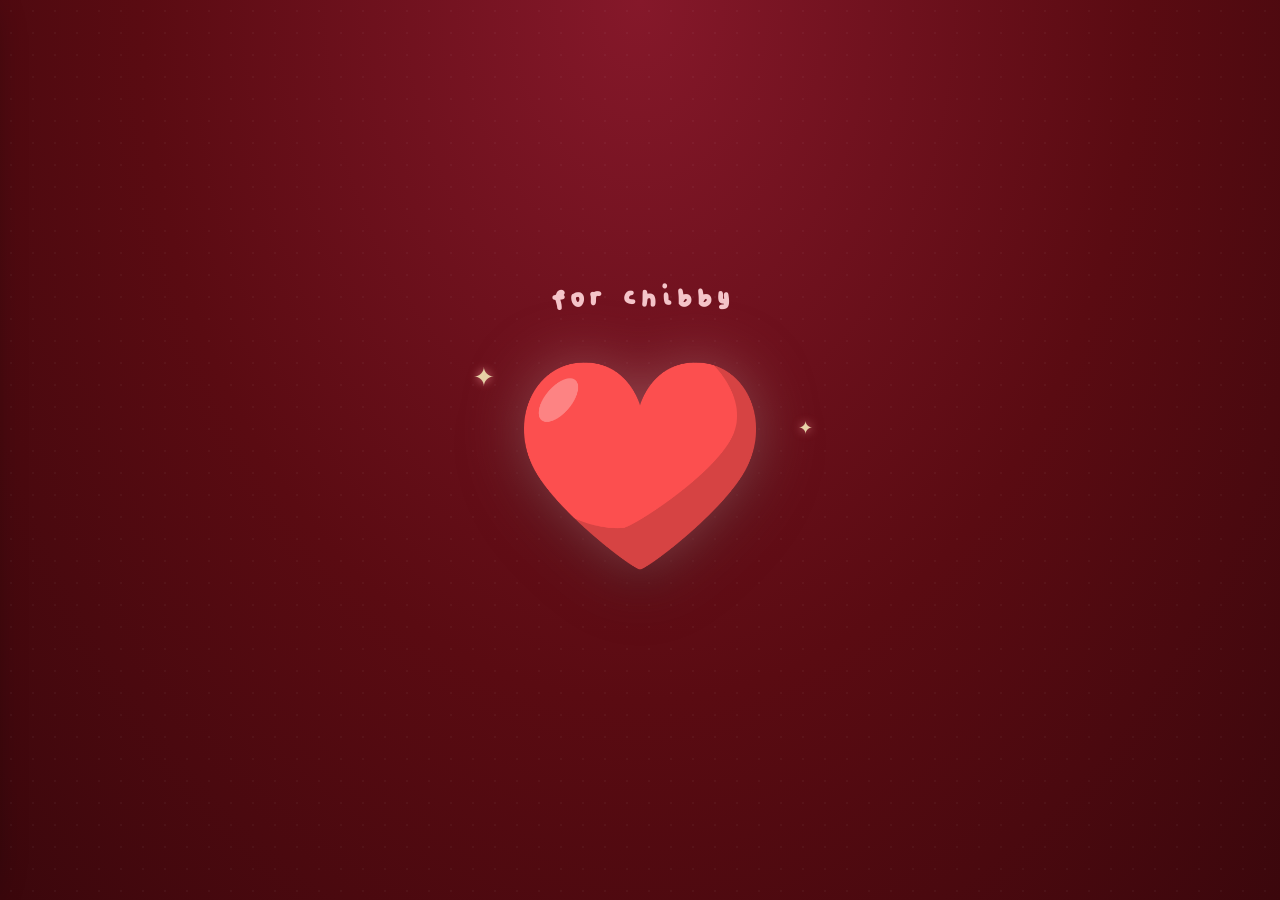
<file: index.html>
<!DOCTYPE html>
<html lang="en">

<head>
    <meta charset="UTF-8">
    <meta name="viewport" content="width=device-width, initial-scale=1">
    <title>for chibby</title>
    <link rel="icon" href="images/heart.png" type="image/png">
    <link rel="stylesheet" href="styles.css">
</head>

<body>
    <main class="page">
        <div class="home">
            <p class="kicker">for chibby</p>
            <div class="heart-wrap">
                <button class="heart-btn" aria-label="Open the menu" aria-controls="site-nav"
                    aria-expanded="false"></button>
            </div>

            <div class="reveal">
                <figure class="polaroid">
                    <img src="images/firstDay.jpeg" alt="The two of us"
                        onerror="this.style.display='none'; this.nextElementSibling.style.display='flex';">
                    <div class="placeholder">add your photo at images/firstDay.jpeg</div>
                    <figcaption>day one of us</figcaption>
                </figure>
                <div class="surprise">
                    <h1>surprise </h1>
                    <p>i made a website to track our love together</p>
                </div>
            </div>
        </div>
    </main>
    <script src="nav.js"></script>
    <script src="script.js"></script>
</body>

</html>
</file>
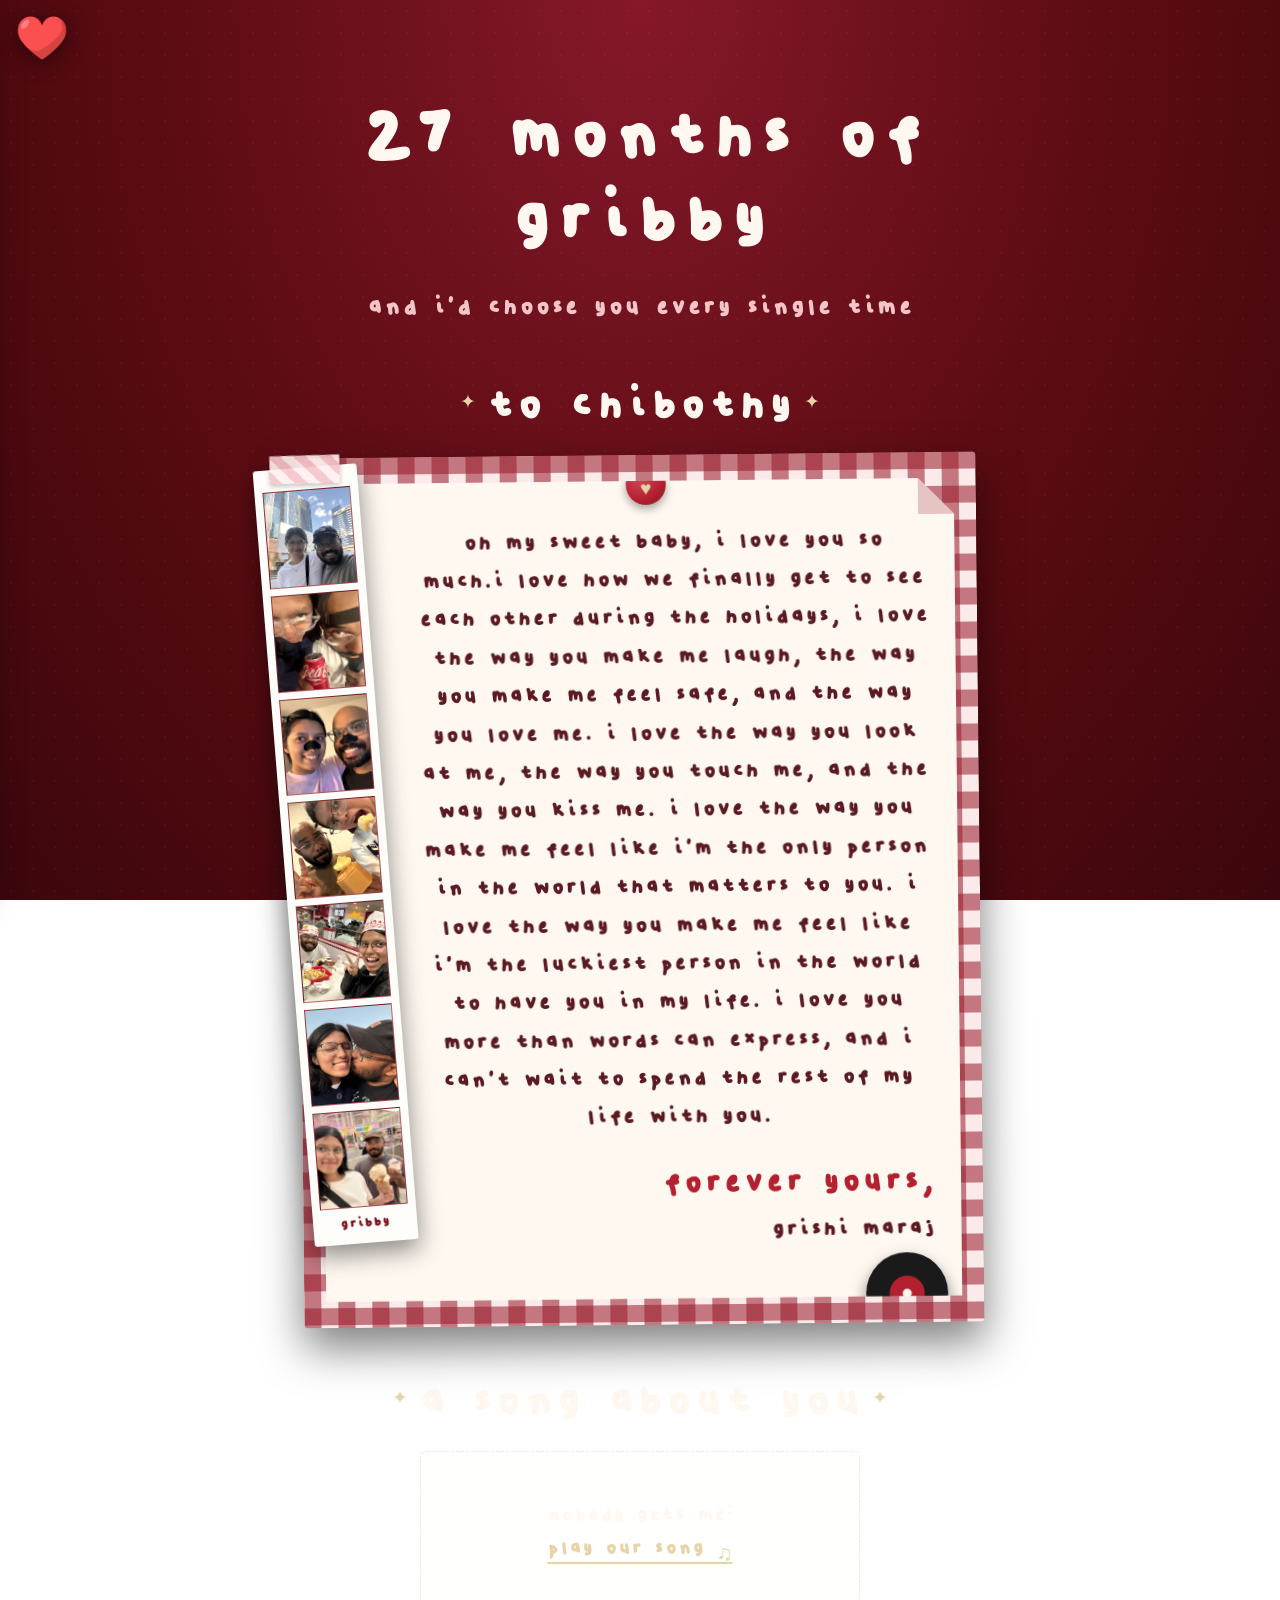
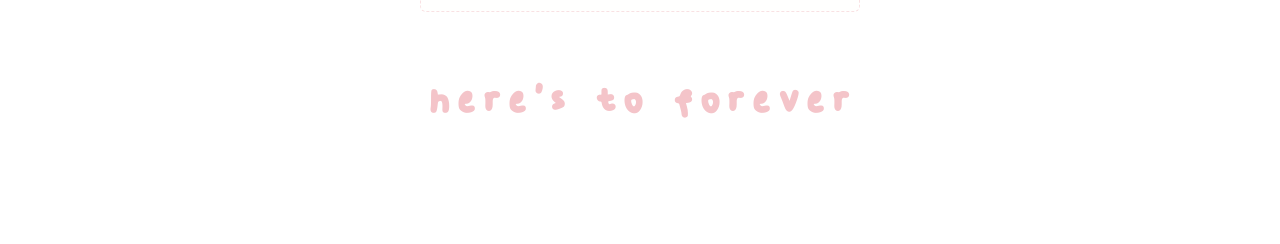
<file: 27months.html>
<!DOCTYPE html>
<html lang="en">

<head>
    <meta charset="UTF-8">
    <meta name="viewport" content="width=device-width, initial-scale=1">
    <title>27 Months</title>
    <link rel="icon" href="images/heart.png" type="image/png">
    <link rel="stylesheet" href="styles.css">
</head>

<body>
    <button class="nav-toggle" aria-label="Open the menu" aria-controls="site-nav" aria-expanded="false"></button>

    <main class="page">
        <div class="content">
            <div class="badge" role="img" aria-label="27"></div>
            <h1>27 months of gribby</h1>
            <p class="tagline">and i'd choose you every single time</p>

            <h2 class="section-title">to chibothy</h2>
            <div class="letter-wrap">


                <div class="strip" aria-hidden="true">
                    <span class="tape"></span>
                    <span class="frame"><img src="images/austin.jpg" alt="" onerror="this.remove()"></span>
                    <span class="frame"><img src="images/boston.jpeg" alt="" onerror="this.remove()"></span>
                    <span class="frame"><img src="images/facemask.jpeg" alt="" onerror="this.remove()"></span>
                    <span class="frame"><img src="images/icecream.jpeg" alt="" onerror="this.remove()"></span>
                    <span class="frame"><img src="images/innout.jpeg" alt="" onerror="this.remove()"></span>
                    <span class="frame"><img src="images/mountain.jpeg" alt="" onerror="this.remove()"></span>
                    <span class="frame"><img src="images/post.jpg" alt="" onerror="this.remove()"></span>

                    <span class="cap">gribby</span>
                </div>

                <div class="letter">
                    <span class="seal">♥</span>

                    <p>
                        oh my sweet baby, i love you so much.i love how we finally get to see each other during the
                        holidays, i love the way you make me laugh, the way you make me feel
                        safe, and the way you love me. i love the way you look at me, the way you touch me, and the way
                        you kiss me. i love the way you make me feel like i'm the only person in the world that matters
                        to you. i love the way you make me feel like i'm the luckiest person in the world to have you in
                        my life. i love you more than words can express, and i can't wait to spend the rest of my life
                        with you.
                    </p>

                    <p class="sign">forever yours, </p>
                    <p style="text-align: right;">grishi maraj</p>

                    <p></p>
                    <p></p>
                    <p></p>
                    <p></p>
                    <p></p>
                    <p></p>
                    <div class="vinyl" aria-hidden="true"></div>

                </div>
            </div>


            <h2 class="section-title">a song about you</h2>
            <div class="song">
                <p>nobody gets me:<br>
                    <a href="https://www.youtube.com/watch?v=7frfkBdV0-w" target="_blank" rel="noopener">play our song
                        ♫</a>
                </p>
            </div>

            <p class="forever">here's to forever </p>
        </div>
    </main>

    <script src="nav.js"></script>
    <script src="script.js"></script>

</body>

</html>
</file>
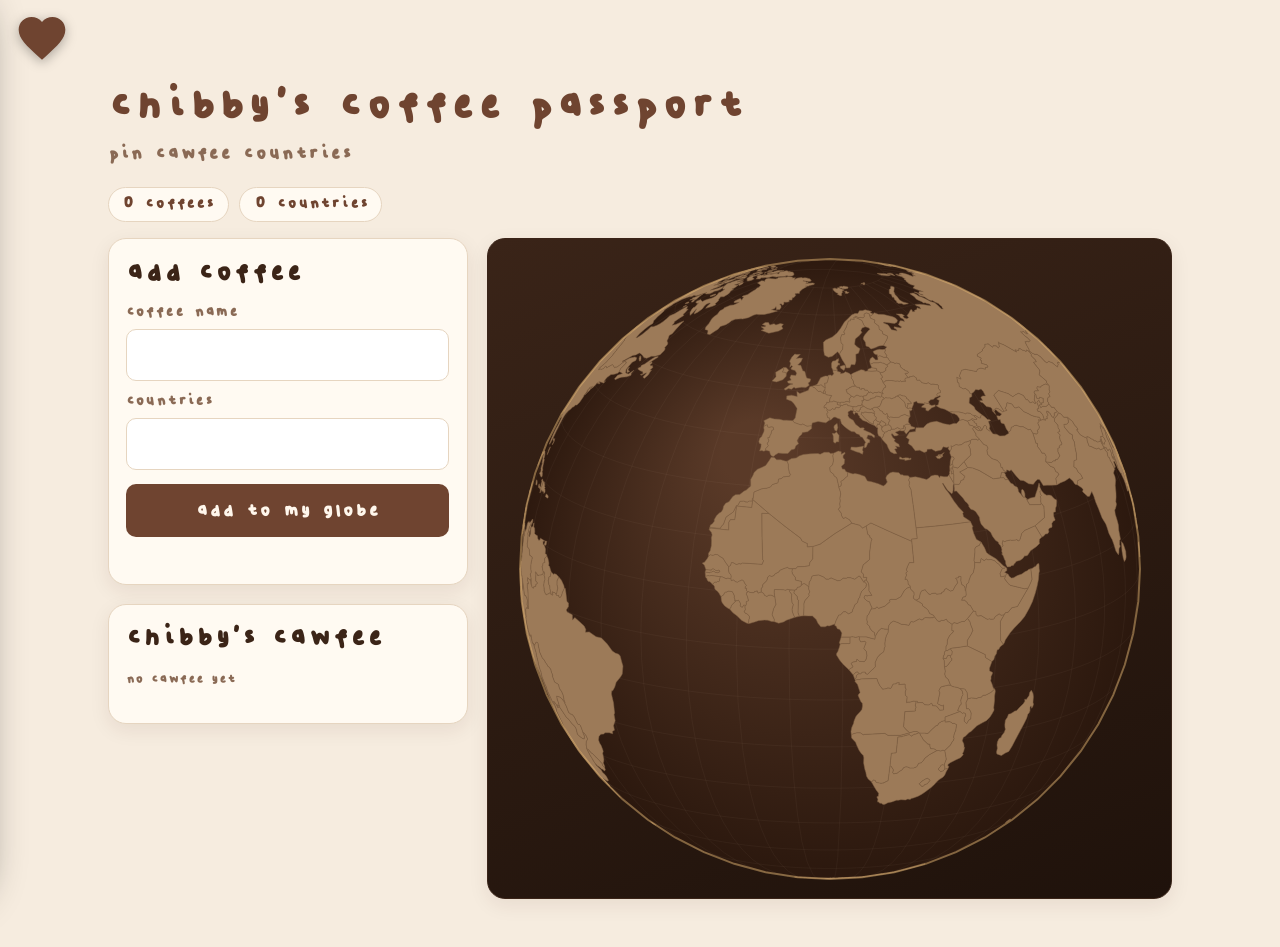
<file: coffee.html>
<!DOCTYPE html>
<html lang="en">

<head>
  <meta charset="utf-8">
  <meta name="viewport" content="width=device-width, initial-scale=1, viewport-fit=cover">
  <title>coffee</title>
  <link rel="icon" type="image/svg+xml" href="images/coffee-cup.svg">
  <link rel="icon" type="image/png" href="images/coffee-cup.png">
  <link rel="apple-touch-icon" href="images/coffee-cup.png">
  <link rel="stylesheet" href="styles.css">
  <link rel="stylesheet" href="coffee.css">

</head>

<body class="coffee-page">
  <div class="wrap coffee">
    <button class="nav-toggle" aria-label="Open the menu" aria-controls="site-nav" aria-expanded="false"></button>
    <h1>chibby's coffee passport</h1>
    <p class="sub">pin cawfee countries</p>
    <div class="stats"><span class="chip" id="s1">0 coffees</span><span class="chip" id="s2">0 countries</span></div>

    <div class="grid">
      <div>
        <form class="card" id="form" autocomplete="off">
          <h2>add coffee</h2>
          <label for="cname">coffee name</label>
          <input id="cname" maxlength="60">
          <label for="ccountry">countries</label>
          <input id="ccountry" list="countries">
          <datalist id="countries"></datalist>
          <button class="add" type="submit">add to my globe</button>
          <p id="msg" role="status"></p>
        </form>
        <div class="card" style="margin-top:1.2rem">
          <h2>chibby's cawfee</h2>
          <p class="empty" id="empty">no cawfee yet </p>
          <ul id="list"></ul>
        </div>
      </div>
      <div class="card globe-card">
        <div class="globe-wrap" id="gw"><canvas id="globe" aria-label="Globe with pins for each coffee origin"></canvas>
        </div>
        <div id="tip"></div>
      </div>
    </div>
  </div>

  <script type="application/json" id="world">{"type":"Topology","objects":{"countries":{"type":"GeometryCollection","geometries":[{"type":"MultiPolygon","arcs":[[[0]],[[1]]],"id":"242","properties":{"name":"Fiji"}},{"type":"Polygon","arcs":[[2,3,4,5,6,7,8,9,10]],"id":"834","properties":{"name":"Tanzania"}},{"type":"Polygon","arcs":[[11,12,13,14]],"id":"732","properties":{"name":"W. Sahara"}},{"type":"MultiPolygon","arcs":[[[15,16,17,18]],[[19]],[[20]],[[21]],[[22]],[[23]],[[24]],[[25]],[[26]],[[27]],[[28]],[[29]],[[30]],[[31]],[[32]],[[33]],[[34]],[[35]],[[36]],[[37]],[[38]],[[39]],[[40]],[[41]],[[42]],[[43]],[[44]],[[45]],[[46]],[[47]]],"id":"124","properties":{"name":"Canada"}},{"type":"MultiPolygon","arcs":[[[-19,48,49,50]],[[51]],[[52]],[[53]],[[54]],[[55]],[[56]],[[57]],[[-17,58]],[[59]]],"id":"840","properties":{"name":"United States of America"}},{"type":"Polygon","arcs":[[60,61,62,63,64,65]],"id":"398","properties":{"name":"Kazakhstan"}},{"type":"Polygon","arcs":[[-63,66,67,68,69]],"id":"860","properties":{"name":"Uzbekistan"}},{"type":"MultiPolygon","arcs":[[[70,71]],[[72]],[[73]],[[74]]],"id":"598","properties":{"name":"Papua New Guinea"}},{"type":"MultiPolygon","arcs":[[[-72,75]],[[76,77]],[[78]],[[79,80]],[[81]],[[82]],[[83]],[[84]],[[85]],[[86]],[[87]],[[88]],[[89]]],"id":"360","properties":{"name":"Indonesia"}},{"type":"MultiPolygon","arcs":[[[90,91]],[[92,93,94,95,96,97]]],"id":"032","properties":{"name":"Argentina"}},{"type":"MultiPolygon","arcs":[[[-92,98]],[[99,-95,100,101]]],"id":"152","properties":{"name":"Chile"}},{"type":"Polygon","arcs":[[-8,102,103,104,105,106,107,108,109,110,111]],"id":"180","properties":{"name":"Dem. Rep. Congo"}},{"type":"Polygon","arcs":[[112,113,114,115]],"id":"706","properties":{"name":"Somalia"}},{"type":"Polygon","arcs":[[-3,116,117,118,-113,119]],"id":"404","properties":{"name":"Kenya"}},{"type":"Polygon","arcs":[[120,121,122,123,124,125,126,127]],"id":"729","properties":{"name":"Sudan"}},{"type":"Polygon","arcs":[[-122,128,129,130,131]],"id":"148","properties":{"name":"Chad"}},{"type":"Polygon","arcs":[[132,133]],"id":"332","properties":{"name":"Haiti"}},{"type":"Polygon","arcs":[[-133,134]],"id":"214","properties":{"name":"Dominican Rep."}},{"type":"MultiPolygon","arcs":[[[135]],[[136]],[[137]],[[138]],[[139]],[[140]],[[141,142,143]],[[144]],[[145]],[[146,147,148,149,-66,150,151,152,153,154,155,156,157,158,159,160,161]],[[162]],[[163,164]]],"id":"643","properties":{"name":"Russia"}},{"type":"MultiPolygon","arcs":[[[165]],[[166]],[[167]]],"id":"044","properties":{"name":"Bahamas"}},{"type":"Polygon","arcs":[[168]],"id":"238","properties":{"name":"Falkland Is."}},{"type":"MultiPolygon","arcs":[[[169]],[[-161,170,171,172]],[[173]],[[174]]],"id":"578","properties":{"name":"Norway"}},{"type":"Polygon","arcs":[[175]],"id":"304","properties":{"name":"Greenland"}},{"type":"Polygon","arcs":[[176]],"id":"260","properties":{"name":"Fr. S. Antarctic Lands"}},{"type":"Polygon","arcs":[[177,-77]],"id":"626","properties":{"name":"Timor-Leste"}},{"type":"Polygon","arcs":[[178,179,180,181,182,183,184],[185]],"id":"710","properties":{"name":"South Africa"}},{"type":"Polygon","arcs":[[-186]],"id":"426","properties":{"name":"Lesotho"}},{"type":"Polygon","arcs":[[-50,186,187,188,189]],"id":"484","properties":{"name":"Mexico"}},{"type":"Polygon","arcs":[[190,191,-93]],"id":"858","properties":{"name":"Uruguay"}},{"type":"Polygon","arcs":[[-191,-98,192,193,194,195,196,197,198,199,200]],"id":"076","properties":{"name":"Brazil"}},{"type":"Polygon","arcs":[[-194,201,-96,-100,202]],"id":"068","properties":{"name":"Bolivia"}},{"type":"Polygon","arcs":[[-195,-203,-102,203,204,205]],"id":"604","properties":{"name":"Peru"}},{"type":"Polygon","arcs":[[-196,-206,206,207,208,209,210]],"id":"170","properties":{"name":"Colombia"}},{"type":"Polygon","arcs":[[-209,211,212,213]],"id":"591","properties":{"name":"Panama"}},{"type":"Polygon","arcs":[[-213,214,215,216]],"id":"188","properties":{"name":"Costa Rica"}},{"type":"Polygon","arcs":[[-216,217,218,219]],"id":"558","properties":{"name":"Nicaragua"}},{"type":"Polygon","arcs":[[-219,220,221,222,223]],"id":"340","properties":{"name":"Honduras"}},{"type":"Polygon","arcs":[[-222,224,225]],"id":"222","properties":{"name":"El Salvador"}},{"type":"Polygon","arcs":[[-189,226,227,-223,-226,228]],"id":"320","properties":{"name":"Guatemala"}},{"type":"Polygon","arcs":[[-188,229,-227]],"id":"084","properties":{"name":"Belize"}},{"type":"Polygon","arcs":[[-197,-211,230,231]],"id":"862","properties":{"name":"Venezuela"}},{"type":"Polygon","arcs":[[-198,-232,232,233]],"id":"328","properties":{"name":"Guyana"}},{"type":"Polygon","arcs":[[-199,-234,234,235]],"id":"740","properties":{"name":"Suriname"}},{"type":"MultiPolygon","arcs":[[[-200,-236,236]],[[237,238,239,240,241,242,243,244]],[[245]]],"id":"250","properties":{"name":"France"}},{"type":"Polygon","arcs":[[-205,246,-207]],"id":"218","properties":{"name":"Ecuador"}},{"type":"Polygon","arcs":[[247]],"id":"630","properties":{"name":"Puerto Rico"}},{"type":"Polygon","arcs":[[248]],"id":"388","properties":{"name":"Jamaica"}},{"type":"Polygon","arcs":[[249]],"id":"192","properties":{"name":"Cuba"}},{"type":"Polygon","arcs":[[-181,250,251,252]],"id":"716","properties":{"name":"Zimbabwe"}},{"type":"Polygon","arcs":[[-180,253,254,-251]],"id":"072","properties":{"name":"Botswana"}},{"type":"Polygon","arcs":[[-179,255,256,257,-254]],"id":"516","properties":{"name":"Namibia"}},{"type":"Polygon","arcs":[[258,259,260,261,262,263,264]],"id":"686","properties":{"name":"Senegal"}},{"type":"Polygon","arcs":[[-261,265,266,267,268,269,270]],"id":"466","properties":{"name":"Mali"}},{"type":"Polygon","arcs":[[-13,271,-266,-260,272]],"id":"478","properties":{"name":"Mauritania"}},{"type":"Polygon","arcs":[[273,274,275,276,277]],"id":"204","properties":{"name":"Benin"}},{"type":"Polygon","arcs":[[-131,278,279,-277,280,-268,281,282]],"id":"562","properties":{"name":"Niger"}},{"type":"Polygon","arcs":[[-278,-280,283,284]],"id":"566","properties":{"name":"Nigeria"}},{"type":"Polygon","arcs":[[-130,285,286,287,288,289,-284,-279]],"id":"120","properties":{"name":"Cameroon"}},{"type":"Polygon","arcs":[[-275,290,291,292]],"id":"768","properties":{"name":"Togo"}},{"type":"Polygon","arcs":[[-292,293,294,295]],"id":"288","properties":{"name":"Ghana"}},{"type":"Polygon","arcs":[[-270,296,-295,297,298,299]],"id":"384","properties":{"name":"Côte d'Ivoire"}},{"type":"Polygon","arcs":[[-262,-271,-300,300,301,302,303]],"id":"324","properties":{"name":"Guinea"}},{"type":"Polygon","arcs":[[-263,-304,304]],"id":"624","properties":{"name":"Guinea-Bissau"}},{"type":"Polygon","arcs":[[-299,305,306,-301]],"id":"430","properties":{"name":"Liberia"}},{"type":"Polygon","arcs":[[-302,-307,307]],"id":"694","properties":{"name":"Sierra Leone"}},{"type":"Polygon","arcs":[[-269,-281,-276,-293,-296,-297]],"id":"854","properties":{"name":"Burkina Faso"}},{"type":"Polygon","arcs":[[-108,308,-286,-129,-121,309]],"id":"140","properties":{"name":"Central African Rep."}},{"type":"Polygon","arcs":[[-107,310,311,312,-287,-309]],"id":"178","properties":{"name":"Congo"}},{"type":"Polygon","arcs":[[-288,-313,313,314]],"id":"266","properties":{"name":"Gabon"}},{"type":"Polygon","arcs":[[-289,-315,315]],"id":"226","properties":{"name":"Eq. Guinea"}},{"type":"Polygon","arcs":[[-7,316,317,-252,-255,-258,318,-103]],"id":"894","properties":{"name":"Zambia"}},{"type":"Polygon","arcs":[[-6,319,-317]],"id":"454","properties":{"name":"Malawi"}},{"type":"Polygon","arcs":[[-5,320,-184,321,-182,-253,-318,-320]],"id":"508","properties":{"name":"Mozambique"}},{"type":"Polygon","arcs":[[-183,-322]],"id":"748","properties":{"name":"eSwatini"}},{"type":"MultiPolygon","arcs":[[[-106,322,-311]],[[-104,-319,-257,323]]],"id":"024","properties":{"name":"Angola"}},{"type":"Polygon","arcs":[[-9,-112,324]],"id":"108","properties":{"name":"Burundi"}},{"type":"Polygon","arcs":[[325,326,327,328,329,330,331]],"id":"376","properties":{"name":"Israel"}},{"type":"Polygon","arcs":[[-331,332,333]],"id":"422","properties":{"name":"Lebanon"}},{"type":"Polygon","arcs":[[334]],"id":"450","properties":{"name":"Madagascar"}},{"type":"Polygon","arcs":[[-327,335]],"id":"275","properties":{"name":"Palestine"}},{"type":"Polygon","arcs":[[-265,336]],"id":"270","properties":{"name":"Gambia"}},{"type":"Polygon","arcs":[[337,338,339]],"id":"788","properties":{"name":"Tunisia"}},{"type":"Polygon","arcs":[[-12,340,341,-338,342,-282,-267,-272]],"id":"012","properties":{"name":"Algeria"}},{"type":"Polygon","arcs":[[-326,343,344,345,346,-328,-336]],"id":"400","properties":{"name":"Jordan"}},{"type":"Polygon","arcs":[[347,348,349,350,351]],"id":"784","properties":{"name":"United Arab Emirates"}},{"type":"Polygon","arcs":[[352,353]],"id":"634","properties":{"name":"Qatar"}},{"type":"Polygon","arcs":[[354,355,356]],"id":"414","properties":{"name":"Kuwait"}},{"type":"Polygon","arcs":[[-345,357,358,359,360,-357,361]],"id":"368","properties":{"name":"Iraq"}},{"type":"MultiPolygon","arcs":[[[-351,362,363,364]],[[-349,365]]],"id":"512","properties":{"name":"Oman"}},{"type":"MultiPolygon","arcs":[[[366]],[[367]]],"id":"548","properties":{"name":"Vanuatu"}},{"type":"Polygon","arcs":[[368,369,370,371]],"id":"116","properties":{"name":"Cambodia"}},{"type":"Polygon","arcs":[[-369,372,373,374,375,376]],"id":"764","properties":{"name":"Thailand"}},{"type":"Polygon","arcs":[[-370,-377,377,378,379]],"id":"418","properties":{"name":"Laos"}},{"type":"Polygon","arcs":[[-376,380,381,382,383,-378]],"id":"104","properties":{"name":"Myanmar"}},{"type":"Polygon","arcs":[[-371,-380,384,385]],"id":"704","properties":{"name":"Vietnam"}},{"type":"MultiPolygon","arcs":[[[386,386,386]],[[-147,387,388,389,390]]],"id":"408","properties":{"name":"North Korea"}},{"type":"Polygon","arcs":[[-389,391]],"id":"410","properties":{"name":"South Korea"}},{"type":"Polygon","arcs":[[-149,392]],"id":"496","properties":{"name":"Mongolia"}},{"type":"Polygon","arcs":[[-383,393,394,395,396,397,398,399,400]],"id":"356","properties":{"name":"India"}},{"type":"Polygon","arcs":[[-382,401,-394]],"id":"050","properties":{"name":"Bangladesh"}},{"type":"Polygon","arcs":[[-400,402]],"id":"064","properties":{"name":"Bhutan"}},{"type":"Polygon","arcs":[[-398,403]],"id":"524","properties":{"name":"Nepal"}},{"type":"Polygon","arcs":[[-396,404,405,406,407]],"id":"586","properties":{"name":"Pakistan"}},{"type":"Polygon","arcs":[[-69,408,409,-407,410,411]],"id":"004","properties":{"name":"Afghanistan"}},{"type":"Polygon","arcs":[[-68,412,413,-409]],"id":"762","properties":{"name":"Tajikistan"}},{"type":"Polygon","arcs":[[-62,414,-413,-67]],"id":"417","properties":{"name":"Kyrgyzstan"}},{"type":"Polygon","arcs":[[-64,-70,-412,415,416]],"id":"795","properties":{"name":"Turkmenistan"}},{"type":"Polygon","arcs":[[-360,417,418,419,420,421,-416,-411,-406,422]],"id":"364","properties":{"name":"Iran"}},{"type":"Polygon","arcs":[[-332,-334,423,424,-358,-344]],"id":"760","properties":{"name":"Syria"}},{"type":"Polygon","arcs":[[-420,425,426,427,428]],"id":"051","properties":{"name":"Armenia"}},{"type":"Polygon","arcs":[[-172,429,430]],"id":"752","properties":{"name":"Sweden"}},{"type":"Polygon","arcs":[[-156,431,432,433,434]],"id":"112","properties":{"name":"Belarus"}},{"type":"Polygon","arcs":[[-155,435,-164,436,437,438,439,440,441,442,-432]],"id":"804","properties":{"name":"Ukraine"}},{"type":"Polygon","arcs":[[-433,-443,443,444,445,446,-142,447]],"id":"616","properties":{"name":"Poland"}},{"type":"Polygon","arcs":[[448,449,450,451,452,453,454]],"id":"040","properties":{"name":"Austria"}},{"type":"Polygon","arcs":[[-441,455,456,457,458,-449,459]],"id":"348","properties":{"name":"Hungary"}},{"type":"Polygon","arcs":[[-439,460]],"id":"498","properties":{"name":"Moldova"}},{"type":"Polygon","arcs":[[-438,461,462,463,-456,-440,-461]],"id":"642","properties":{"name":"Romania"}},{"type":"Polygon","arcs":[[-434,-448,-144,464,465]],"id":"440","properties":{"name":"Lithuania"}},{"type":"Polygon","arcs":[[-157,-435,-466,466,467]],"id":"428","properties":{"name":"Latvia"}},{"type":"Polygon","arcs":[[-158,-468,468]],"id":"233","properties":{"name":"Estonia"}},{"type":"Polygon","arcs":[[-446,469,-453,470,-238,471,472,473,474,475,476]],"id":"276","properties":{"name":"Germany"}},{"type":"Polygon","arcs":[[-463,477,478,479,480,481]],"id":"100","properties":{"name":"Bulgaria"}},{"type":"MultiPolygon","arcs":[[[482]],[[-480,483,484,485,486]]],"id":"300","properties":{"name":"Greece"}},{"type":"MultiPolygon","arcs":[[[-359,-425,487,488,-427,-418]],[[-479,489,-484]]],"id":"792","properties":{"name":"Turkey"}},{"type":"Polygon","arcs":[[-486,490,491,492,493]],"id":"008","properties":{"name":"Albania"}},{"type":"Polygon","arcs":[[-458,494,495,496,497,498]],"id":"191","properties":{"name":"Croatia"}},{"type":"Polygon","arcs":[[-452,499,-239,-471]],"id":"756","properties":{"name":"Switzerland"}},{"type":"Polygon","arcs":[[-472,-245,500]],"id":"442","properties":{"name":"Luxembourg"}},{"type":"Polygon","arcs":[[-473,-501,-244,501,502]],"id":"056","properties":{"name":"Belgium"}},{"type":"Polygon","arcs":[[-474,-503,503]],"id":"528","properties":{"name":"Netherlands"}},{"type":"Polygon","arcs":[[504,505]],"id":"620","properties":{"name":"Portugal"}},{"type":"Polygon","arcs":[[-505,506,-242,507]],"id":"724","properties":{"name":"Spain"}},{"type":"Polygon","arcs":[[508,509]],"id":"372","properties":{"name":"Ireland"}},{"type":"Polygon","arcs":[[510]],"id":"540","properties":{"name":"New Caledonia"}},{"type":"MultiPolygon","arcs":[[[511]],[[512]],[[513]],[[514]],[[515]]],"id":"090","properties":{"name":"Solomon Is."}},{"type":"MultiPolygon","arcs":[[[516]],[[517]]],"id":"554","properties":{"name":"New Zealand"}},{"type":"MultiPolygon","arcs":[[[518]],[[519]]],"id":"036","properties":{"name":"Australia"}},{"type":"Polygon","arcs":[[520]],"id":"144","properties":{"name":"Sri Lanka"}},{"type":"MultiPolygon","arcs":[[[521]],[[-61,-150,-393,-148,-391,522,-385,-379,-384,-401,-403,-399,-404,-397,-408,-410,-414,-415]]],"id":"156","properties":{"name":"China"}},{"type":"Polygon","arcs":[[523]],"id":"158","properties":{"name":"Taiwan"}},{"type":"MultiPolygon","arcs":[[[-451,524,525,-240,-500]],[[526]],[[527]]],"id":"380","properties":{"name":"Italy"}},{"type":"MultiPolygon","arcs":[[[-476,528]],[[529]]],"id":"208","properties":{"name":"Denmark"}},{"type":"MultiPolygon","arcs":[[[-510,530]],[[531]]],"id":"826","properties":{"name":"United Kingdom"}},{"type":"Polygon","arcs":[[532]],"id":"352","properties":{"name":"Iceland"}},{"type":"MultiPolygon","arcs":[[[-152,533,-421,-429,534]],[[-419,-426]]],"id":"031","properties":{"name":"Azerbaijan"}},{"type":"Polygon","arcs":[[-153,-535,-428,-489,535]],"id":"268","properties":{"name":"Georgia"}},{"type":"MultiPolygon","arcs":[[[536]],[[537]],[[538]],[[539]],[[540]],[[541]],[[542]]],"id":"608","properties":{"name":"Philippines"}},{"type":"MultiPolygon","arcs":[[[-374,543]],[[-81,544,545,546]]],"id":"458","properties":{"name":"Malaysia"}},{"type":"Polygon","arcs":[[-546,547]],"id":"096","properties":{"name":"Brunei"}},{"type":"Polygon","arcs":[[-450,-459,-499,548,-525]],"id":"705","properties":{"name":"Slovenia"}},{"type":"Polygon","arcs":[[-160,549,-430,-171]],"id":"246","properties":{"name":"Finland"}},{"type":"Polygon","arcs":[[-442,-460,-455,550,-444]],"id":"703","properties":{"name":"Slovakia"}},{"type":"Polygon","arcs":[[-445,-551,-454,-470]],"id":"203","properties":{"name":"Czechia"}},{"type":"Polygon","arcs":[[-126,551,552,553]],"id":"232","properties":{"name":"Eritrea"}},{"type":"MultiPolygon","arcs":[[[554]],[[555]],[[556]]],"id":"392","properties":{"name":"Japan"}},{"type":"Polygon","arcs":[[-193,-97,-202]],"id":"600","properties":{"name":"Paraguay"}},{"type":"Polygon","arcs":[[-364,557,558]],"id":"887","properties":{"name":"Yemen"}},{"type":"Polygon","arcs":[[-346,-362,-356,559,-354,560,-352,-365,-559,561]],"id":"682","properties":{"name":"Saudi Arabia"}},{"type":"MultiPolygon","arcs":[[[562]],[[563]],[[564]],[[565]],[[566]],[[567]],[[568]],[[569]]],"id":"010","properties":{"name":"Antarctica"}},{"type":"Polygon","arcs":[[570,571]],"properties":{"name":"N. Cyprus"}},{"type":"Polygon","arcs":[[-572,572]],"id":"196","properties":{"name":"Cyprus"}},{"type":"Polygon","arcs":[[-341,-15,573]],"id":"504","properties":{"name":"Morocco"}},{"type":"Polygon","arcs":[[-124,574,575,-329,576]],"id":"818","properties":{"name":"Egypt"}},{"type":"Polygon","arcs":[[-123,-132,-283,-343,-340,577,-575]],"id":"434","properties":{"name":"Libya"}},{"type":"Polygon","arcs":[[-114,-119,578,-127,-554,579,580]],"id":"231","properties":{"name":"Ethiopia"}},{"type":"Polygon","arcs":[[-553,581,582,-580]],"id":"262","properties":{"name":"Djibouti"}},{"type":"Polygon","arcs":[[-115,-581,-583,583]],"properties":{"name":"Somaliland"}},{"type":"Polygon","arcs":[[-11,584,-110,585,-117]],"id":"800","properties":{"name":"Uganda"}},{"type":"Polygon","arcs":[[-10,-325,-111,-585]],"id":"646","properties":{"name":"Rwanda"}},{"type":"Polygon","arcs":[[-496,586,587]],"id":"070","properties":{"name":"Bosnia and Herz."}},{"type":"Polygon","arcs":[[-481,-487,-494,588,589]],"id":"807","properties":{"name":"Macedonia"}},{"type":"Polygon","arcs":[[-457,-464,-482,-590,590,591,-587,-495]],"id":"688","properties":{"name":"Serbia"}},{"type":"Polygon","arcs":[[-492,592,-497,-588,-592,593]],"id":"499","properties":{"name":"Montenegro"}},{"type":"Polygon","arcs":[[-493,-594,-591,-589]],"properties":{"name":"Kosovo"}},{"type":"Polygon","arcs":[[594]],"id":"780","properties":{"name":"Trinidad and Tobago"}},{"type":"Polygon","arcs":[[-109,-310,-128,-579,-118,-586]],"id":"728","properties":{"name":"S. Sudan"}}]},"land":{"type":"GeometryCollection","geometries":[{"type":"MultiPolygon","arcs":[[[0]],[[1]],[[3,320,184,255,323,104,322,311,313,315,289,284,273,290,293,297,305,307,302,304,263,336,258,272,13,573,341,338,577,575,329,332,423,487,535,153,435,164,436,461,477,489,484,490,592,497,548,525,240,507,505,506,242,501,503,474,528,476,446,142,464,466,468,158,549,430,172,161,387,391,389,522,385,371,372,543,374,380,401,394,404,422,360,354,559,352,560,347,365,349,362,557,561,346,576,124,551,581,583,115,119],[421,416,64,150,533]],[[17,48,186,229,227,223,219,216,213,209,230,232,234,236,200,191,93,100,203,246,207,211,214,217,220,224,228,189,50,15,58]],[[19]],[[20]],[[21]],[[22]],[[23]],[[24]],[[25]],[[26]],[[27]],[[28]],[[29]],[[30]],[[31]],[[32]],[[33]],[[34]],[[35]],[[36]],[[37]],[[38]],[[39]],[[40]],[[41]],[[42]],[[43]],[[44]],[[45]],[[46]],[[47]],[[51]],[[52]],[[53]],[[54]],[[55]],[[56]],[[57]],[[59]],[[70,75]],[[72]],[[73]],[[74]],[[77,177]],[[78]],[[546,79,544,547]],[[81]],[[82]],[[83]],[[84]],[[85]],[[86]],[[87]],[[88]],[[89]],[[90,98]],[[133,134]],[[135]],[[136]],[[137]],[[138]],[[139]],[[140]],[[144]],[[145]],[[162]],[[165]],[[166]],[[167]],[[168]],[[169]],[[173]],[[174]],[[175]],[[176]],[[245]],[[247]],[[248]],[[249]],[[334]],[[366]],[[367]],[[482]],[[508,530]],[[510]],[[511]],[[512]],[[513]],[[514]],[[515]],[[516]],[[517]],[[518]],[[519]],[[520]],[[521]],[[523]],[[526]],[[527]],[[529]],[[531]],[[532]],[[536]],[[537]],[[538]],[[539]],[[540]],[[541]],[[542]],[[554]],[[555]],[[556]],[[562]],[[563]],[[564]],[[565]],[[566]],[[567]],[[568]],[[569]],[[570,572]],[[594]]]}]}},"arcs":[[[99478,40237],[69,98],[96,-171],[-46,-308],[-172,-81],[-153,73],[-27,260],[107,203],[126,-74]],[[0,41087],[57,27],[-34,-284],[-23,-32],[99822,-145],[-177,-124],[-36,220],[139,121],[88,33],[163,184],[-99999,0]],[[59417,50018],[47,-65],[1007,-1203],[19,-343],[399,-590]],[[60889,47817],[-128,-728],[16,-335],[178,-216],[8,-153],[-76,-357],[16,-180],[-18,-282],[97,-370],[115,-583],[101,-129]],[[61198,44484],[-221,-342],[-303,-230],[-167,10],[-99,-177],[-193,-16],[-73,-74],[-334,166],[-209,-48]],[[59599,43773],[-77,804],[-95,275],[-55,164],[-273,110]],[[59099,45126],[-157,177],[-177,100],[-111,99],[-116,150]],[[58538,45652],[-150,745],[-161,330],[-55,343],[27,307],[-50,544]],[[58149,47921],[115,28],[101,214],[108,308],[69,124],[-3,192],[-60,134],[-16,233]],[[58463,49154],[80,74],[16,348],[-110,333]],[[58449,49909],[98,71],[304,-7],[566,45]],[[47592,66920],[1,-40],[-6,-114]],[[47587,66766],[-1,-895],[-911,31],[9,-1512],[-261,-53],[-68,-304],[53,-853],[-1088,4],[-60,-197]],[[45260,62987],[12,249]],[[45272,63236],[5,-1],[625,48],[33,213],[114,265],[92,816],[386,637],[131,745],[86,44],[91,460],[234,63],[100,-76],[126,0],[90,134],[172,19],[-7,317],[42,0]],[[15878,79530],[-38,1],[-537,581],[-199,255],[-503,244],[-155,523],[40,363],[-356,252],[-48,476],[-336,429],[-6,304]],[[13740,82958],[154,285],[-7,373],[-473,376],[-284,674],[-173,424],[-255,266],[-187,242],[-147,306],[-279,-192],[-270,-330],[-247,388],[-194,259],[-271,164],[-273,17],[1,3364],[2,2193]],[[10837,91767],[518,-142],[438,-285],[289,-54],[244,247],[336,184],[413,-72],[416,259],[455,148],[191,-245],[207,138],[62,278],[192,-63],[470,-530],[369,401],[38,-449],[341,97],[105,173],[337,-34],[424,-248],[650,-217],[383,-100],[272,38],[374,-300],[-390,-293],[502,-127],[750,70],[236,103],[296,-354],[302,299],[-283,251],[179,202],[338,27],[223,59],[224,-141],[279,-321],[310,47],[491,-266],[431,94],[405,-14],[-32,367],[247,103],[431,-200],[-2,-559],[177,471],[223,-16],[126,594],[-298,364],[-324,239],[22,653],[329,429],[366,-95],[281,-261],[378,-666],[-247,-290],[517,-120],[-1,-604],[371,463],[332,-380],[-83,-438],[269,-399],[290,427],[202,510],[16,649],[394,-46],[411,-87],[373,-293],[17,-293],[-207,-315],[196,-316],[-36,-288],[-544,-413],[-386,-91],[-287,178],[-83,-297],[-268,-498],[-81,-259],[-322,-399],[-397,-39],[-220,-250],[-18,-384],[-323,-74],[-340,-479],[-301,-665],[-108,-466],[-16,-686],[409,-99],[125,-553],[130,-448],[388,117],[517,-256],[277,-225],[199,-279],[348,-163],[294,-248],[459,-34],[302,-58],[-45,-511],[86,-594],[201,-661],[414,-561],[214,192],[150,607],[-145,934],[-196,311],[445,276],[314,415],[154,411],[-23,395],[-188,502],[-338,445],[328,619],[-121,535],[-93,922],[194,137],[476,-161],[286,-57],[230,155],[258,-200],[342,-343],[85,-229],[495,-45],[-8,-496],[92,-747],[254,-92],[201,-348],[402,328],[266,652],[184,274],[216,-527],[362,-754],[307,-709],[-112,-371],[370,-333],[250,-338],[442,-152],[179,-189],[110,-500],[216,-78],[112,-223],[20,-664],[-202,-222],[-199,-207],[-458,-210],[-349,-486],[-470,-96],[-594,125],[-417,4],[-287,-41],[-233,-424],[-354,-262],[-401,-782],[-320,-545],[236,97],[446,776],[583,493],[415,58],[246,-289],[-262,-397],[88,-637],[91,-446],[361,-295],[459,86],[278,664],[19,-429],[180,-214],[-344,-387],[-615,-351],[-276,-239],[-310,-426],[-211,44],[-11,500],[483,488],[-445,-19],[-309,-72]],[[31350,77248],[-181,334],[0,805],[-123,171],[-187,-100],[-92,155],[-212,-446],[-84,-460],[-99,-269],[-118,-91],[-89,-30],[-28,-146],[-512,0],[-422,-4],[-125,-109],[-294,-425],[-34,-46],[-89,-231],[-255,1],[-273,-3],[-125,-93],[44,-116],[25,-181],[-5,-60],[-363,-293],[-286,-93],[-323,-316],[-70,0],[-94,93],[-31,85],[6,61],[61,207],[131,325],[81,349],[-56,514],[-59,536],[-290,277],[35,105],[-41,73],[-76,0],[-56,93],[-14,140],[-54,-61],[-75,18],[17,59],[-65,58],[-27,155],[-216,189],[-224,197],[-272,229],[-261,214],[-248,-167],[-91,-6],[-342,154],[-225,-77],[-269,183],[-284,94],[-194,36],[-86,100],[-49,325],[-94,-3],[-1,-227],[-575,0],[-951,0],[-944,0],[-833,0],[-834,0],[-819,0],[-847,0],[-273,0],[-824,0],[-789,0]],[[26668,87478],[207,273],[381,-6],[-6,-114],[-325,-326],[-196,13],[-61,160]],[[27840,93593],[-306,313],[12,213],[133,39],[636,-63],[479,-325],[25,-163],[-296,17],[-299,13],[-304,-80],[-80,36]],[[27690,87261],[107,177],[114,-13],[70,-121],[-108,-310],[-123,50],[-73,176],[13,41]],[[23996,94879],[-151,-229],[-403,44],[-337,155],[148,266],[399,159],[243,-208],[101,-187]],[[23933,96380],[-126,-17],[-521,38],[-74,165],[559,-9],[195,-109],[-33,-68]],[[23124,97116],[332,-205],[-76,-214],[-411,-122],[-226,138],[-119,221],[-22,245],[360,-24],[162,-39]],[[25514,94532],[-449,73],[-738,190],[-96,325],[-34,293],[-279,258],[-574,72],[-322,183],[104,242],[573,-37],[308,-190],[547,1],[240,-194],[-64,-222],[319,-134],[177,-140],[374,-26],[406,-50],[441,128],[566,51],[451,-42],[298,-223],[62,-244],[-174,-157],[-414,-127],[-355,72],[-797,-91],[-570,-11]],[[19093,96754],[392,-92],[-93,-177],[-518,-170],[-411,191],[224,188],[406,60]],[[19177,97139],[361,-120],[-339,-115],[-461,1],[5,84],[285,177],[149,-27]],[[34555,80899],[-148,-372],[-184,-517],[181,199],[187,-126],[-98,-206],[247,-162],[128,144],[277,-182],[-86,-433],[194,101],[36,-313],[86,-367],[-117,-520],[-125,-22],[-183,111],[60,484],[-77,75],[-322,-513],[-166,21],[196,277],[-267,144],[-298,-35],[-539,18],[-43,175],[173,208],[-121,160],[234,356],[287,941],[172,336],[241,204],[129,-26],[-54,-160]],[[26699,89048],[304,-203],[318,-184],[25,-281],[204,46],[199,-196],[-247,-186],[-432,142],[-156,266],[-275,-314],[-396,-306],[-95,346],[-377,-57],[242,292],[35,465],[95,542],[201,-49],[51,-259],[143,91],[161,-155]],[[28119,93327],[263,235],[616,-299],[383,-282],[36,-258],[515,134],[290,-376],[670,-234],[242,-238],[263,-553],[-510,-275],[654,-386],[441,-130],[400,-543],[437,-39],[-87,-414],[-487,-687],[-342,253],[-437,568],[-359,-74],[-35,-338],[292,-344],[377,-272],[114,-157],[181,-584],[-96,-425],[-350,160],[-697,473],[393,-509],[289,-357],[45,-206],[-753,236],[-596,343],[-337,287],[97,167],[-414,304],[-405,286],[5,-171],[-803,-94],[-235,203],[183,435],[522,10],[571,76],[-92,211],[96,294],[360,576],[-77,261],[-107,203],[-425,286],[-563,201],[178,150],[-294,367],[-245,34],[-219,201],[-149,-175],[-503,-76],[-1011,132],[-588,174],[-450,89],[-231,207],[290,270],[-394,2],[-88,599],[213,528],[286,241],[717,158],[-204,-382],[219,-369],[256,477],[704,242],[477,-611],[-42,-387],[550,172]],[[23749,94380],[579,-20],[530,-144],[-415,-526],[-331,-115],[-298,-442],[-317,22],[-173,519],[4,294],[145,251],[276,161]],[[15873,95551],[472,442],[570,383],[426,-9],[381,87],[-38,-454],[-214,-205],[-259,-29],[-517,-252],[-444,-91],[-377,128]],[[13136,82508],[267,47],[-84,-671],[242,-475],[-111,1],[-167,270],[-103,272],[-140,184],[-51,260],[16,188],[131,-76]],[[20696,97433],[546,-81],[751,-215],[212,-281],[108,-247],[-453,66],[-457,192],[-619,21],[268,176],[-335,142],[-21,227]],[[15692,79240],[-140,-82],[-456,269],[-84,209],[-248,207],[-50,168],[-286,107],[-107,321],[24,137],[291,-129],[171,-89],[261,-63],[94,-204],[138,-280],[277,-244],[115,-327]],[[16239,94566],[397,-123],[709,-33],[270,-171],[298,-249],[-349,-149],[-681,-415],[-344,-414],[0,-257],[-731,-285],[-147,259],[-641,312],[119,250],[192,432],[241,388],[-272,362],[939,93]],[[20050,95391],[247,99],[291,-26],[49,-289],[-169,-281],[-940,-91],[-701,-256],[-423,-14],[-35,193],[577,261],[-1255,-70],[-389,106],[379,577],[262,165],[782,-199],[493,-350],[485,-45],[-397,565],[255,215],[286,-68],[94,-282],[109,-210]],[[20410,93755],[311,-239],[175,-575],[86,-417],[466,-293],[502,-279],[-31,-260],[-456,-48],[178,-227],[-94,-217],[-503,93],[-478,160],[-322,-36],[-522,-201],[-704,-88],[-494,-56],[-151,279],[-379,161],[-246,-66],[-343,468],[185,62],[429,101],[392,-26],[362,103],[-537,138],[-594,-47],[-394,12],[-146,217],[644,237],[-428,-9],[-485,156],[233,443],[193,235],[744,359],[284,-114],[-139,-277],[618,179],[386,-298],[314,302],[254,-194],[227,-580],[140,244],[-197,606],[244,86],[276,-94]],[[22100,93536],[-306,386],[329,286],[331,-124],[496,75],[72,-172],[-259,-283],[420,-254],[-50,-532],[-455,-229],[-268,50],[-192,225],[-690,456],[5,189],[567,-73]],[[20389,94064],[372,24],[211,-130],[-244,-390],[-434,413],[95,83]],[[22639,95907],[212,-273],[9,-303],[-127,-440],[-458,-60],[-298,94],[5,345],[-455,-46],[-18,457],[299,-18],[419,201],[390,-34],[22,77]],[[23329,98201],[192,180],[285,42],[-122,135],[646,30],[355,-315],[468,-127],[455,-112],[220,-390],[334,-190],[-381,-176],[-513,-445],[-492,-42],[-575,76],[-299,240],[4,215],[220,157],[-508,-4],[-306,196],[-176,268],[193,262]],[[24559,98965],[413,112],[324,19],[545,96],[409,220],[344,-30],[300,-166],[211,319],[367,95],[498,65],[849,24],[148,-63],[802,100],[601,-38],[602,-37],[742,-47],[597,-75],[508,-161],[-12,-157],[-678,-257],[-672,-119],[-251,-133],[605,3],[-656,-358],[-452,-167],[-476,-483],[-573,-98],[-177,-120],[-841,-64],[383,-74],[-192,-105],[230,-292],[-264,-202],[-429,-167],[-132,-232],[-388,-176],[39,-134],[475,23],[6,-144],[-742,-355],[-726,163],[-816,-91],[-414,71],[-525,31],[-35,284],[514,133],[-137,427],[170,41],[742,-255],[-379,379],[-450,113],[225,229],[492,141],[79,206],[-392,231],[-118,304],[759,-26],[220,-64],[433,216],[-625,68],[-972,-38],[-491,201],[-232,239],[-324,173],[-61,202]],[[29106,90427],[-180,-174],[-312,-30],[-69,289],[118,331],[255,82],[217,-163],[3,-253],[-32,-82]],[[23262,91636],[169,-226],[-173,-207],[-374,179],[-226,-65],[-380,266],[245,183],[194,256],[295,-168],[166,-106],[84,-112]],[[32078,80046],[96,49],[365,-148],[284,-247],[8,-108],[-135,-11],[-360,186],[-258,279]],[[32218,78370],[97,-288],[202,-79],[257,16],[-137,-242],[-102,-38],[-353,250],[-69,198],[105,183]],[[31350,77248],[48,-194],[-296,-286],[-286,-204],[-293,-175],[-147,-351],[-47,-133],[-3,-313],[92,-313],[115,-15],[-29,216],[83,-131],[-22,-169],[-188,-96],[-133,11],[-205,-103],[-121,-29],[-162,-29],[-231,-171],[408,111],[82,-112],[-389,-177],[-177,-1],[8,72],[-84,-164],[82,-27],[-60,-424],[-203,-455],[-20,152],[-61,30],[-91,148],[57,-318],[69,-105],[5,-223],[-89,-230],[-157,-472],[-25,24],[86,402],[-142,225],[-33,491],[-53,-255],[59,-375],[-183,93],[191,-191],[12,-562],[79,-41],[29,-204],[39,-591],[-176,-439],[-288,-175],[-182,-346],[-139,-38],[-141,-217],[-39,-199],[-305,-383],[-157,-281],[-131,-351],[-43,-419],[50,-411],[92,-505],[124,-418],[1,-256],[132,-685],[-9,-398],[-12,-230],[-69,-361],[-83,-75],[-137,72],[-44,259],[-105,136],[-148,508],[-129,452],[-42,231],[57,393],[-77,325],[-217,494],[-108,90],[-281,-268],[-49,30],[-135,275],[-174,147],[-314,-75],[-247,66],[-212,-41],[-114,-92],[50,-157],[-5,-240],[59,-117],[-53,-77],[-103,87],[-104,-112],[-202,18],[-207,312],[-242,-73],[-202,137],[-173,-42],[-234,-138],[-253,-438],[-276,-255],[-152,-282],[-63,-266],[-3,-407],[14,-284],[52,-201]],[[23016,65864],[-108,-18],[-197,130],[-217,184],[-78,277],[-61,414],[-164,337],[-96,346],[-139,404],[-196,236],[-227,-11],[-175,-467],[-230,177],[-144,178],[-69,325],[-92,309],[-165,260],[-142,186],[-102,210],[-481,0],[0,-244],[-221,0],[-552,-4],[-634,416],[-419,287],[26,116],[-353,-64],[-316,-46]],[[17464,69802],[-46,302],[-180,340],[-130,71],[-30,169],[-156,30],[-100,159],[-258,59],[-71,95],[-33,324],[-270,594],[-231,821],[10,137],[-123,195],[-215,495],[-38,482],[-148,323],[61,489],[-10,507],[-89,453],[109,557],[34,536],[33,536],[-50,792],[-88,506],[-80,274],[33,115],[402,-200],[148,-558],[69,156],[-45,484],[-94,485]],[[6833,62443],[49,-51],[45,-79],[71,-207],[-7,-33],[-108,-126],[-89,-92],[-41,-99],[-69,84],[8,165],[-46,216],[14,65],[48,97],[-19,116],[16,55],[21,-11],[107,-100]],[[6668,62848],[-23,-71],[-94,-43],[-47,125],[-32,48],[-3,37],[27,50],[99,-56],[73,-90]],[[6456,63091],[-9,-63],[-149,17],[21,72],[137,-26]],[[6104,63411],[23,-38],[80,-196],[-15,-34],[-19,8],[-97,21],[-35,133],[-11,24],[74,82]],[[5732,63705],[5,-138],[-33,-58],[-93,107],[14,43],[43,58],[64,-12]],[[3759,86256],[220,-54],[27,-226],[-171,-92],[-182,110],[-168,161],[274,101]],[[7436,84829],[185,-40],[117,-183],[-240,-281],[-277,-225],[-142,152],[-43,277],[252,210],[148,90]],[[13740,82958],[-153,223],[-245,188],[-78,515],[-358,478],[-150,558],[-267,38],[-441,15],[-326,170],[-574,613],[-266,112],[-486,211],[-385,-51],[-546,272],[-330,252],[-309,-125],[58,-411],[-154,-38],[-321,-123],[-245,-199],[-308,-126],[-39,348],[125,580],[295,182],[-76,148],[-354,-329],[-190,-394],[-400,-420],[203,-287],[-262,-424],[-299,-248],[-278,-180],[-69,-261],[-434,-305],[-87,-278],[-325,-252],[-191,45],[-259,-165],[-282,-201],[-231,-197],[-477,-169],[-43,99],[304,276],[271,182],[296,324],[345,66],[137,243],[385,353],[62,119],[205,208],[48,448],[141,349],[-320,-179],[-90,102],[-150,-215],[-181,300],[-75,-212],[-104,294],[-278,-236],[-170,0],[-24,352],[50,216],[-179,211],[-361,-113],[-235,277],[-190,142],[-1,334],[-214,252],[108,340],[226,330],[99,303],[225,43],[191,-94],[224,285],[201,-51],[212,183],[-52,270],[-155,106],[205,228],[-170,-7],[-295,-128],[-85,-131],[-219,131],[-392,-67],[-407,142],[-117,238],[-351,343],[390,247],[620,289],[228,0],[-38,-296],[586,23],[-225,366],[-342,225],[-197,296],[-267,252],[-381,187],[155,309],[493,19],[350,270],[66,287],[284,281],[271,68],[526,262],[256,-40],[427,315],[421,-124],[201,-266],[123,114],[469,-35],[-16,-136],[425,-101],[283,59],[585,-186],[534,-56],[214,-77],[370,96],[421,-177],[302,-83]],[[2297,88264],[171,-113],[173,61],[225,-156],[276,-79],[-23,-64],[-211,-125],[-211,128],[-106,107],[-245,-34],[-66,52],[17,223]],[[74266,79657],[-212,-393],[-230,-56],[-13,-592],[-155,-267],[-551,194],[-200,-1058],[-143,-131],[-550,-236],[250,-1026],[-190,-154],[22,-337]],[[72294,75601],[-171,87],[-140,212],[-412,62],[-461,16],[-100,-65],[-396,248],[-158,-122],[-43,-349],[-457,204],[-183,-84],[-62,-259]],[[69711,75551],[-159,-109],[-367,-412],[-121,-422],[-104,-4],[-76,280],[-353,19],[-57,484],[-135,4],[21,593],[-333,431],[-476,-46],[-326,-86],[-265,533],[-227,223],[-431,423],[-52,51],[-715,-349],[11,-2178]],[[65546,74986],[-142,-29],[-195,463],[-188,166],[-315,-123],[-123,-197]],[[64583,75266],[-15,144],[68,246],[-53,206],[-322,202],[-125,530],[-154,150],[-9,192],[270,-56],[11,432],[236,96],[243,-88],[50,576],[-50,365],[-278,-28],[-236,144],[-321,-260],[-259,-124]],[[63639,77993],[-142,96],[29,304],[-177,395],[-207,-17],[-235,401],[160,448],[-81,120],[222,649],[285,-342],[35,431],[573,643],[434,15],[612,-409],[329,-239],[295,249],[440,12],[356,-306],[80,175],[391,-25],[69,280],[-450,406],[267,288],[-52,161],[266,153],[-200,405],[127,202],[1039,205],[136,146],[695,218],[250,245],[499,-127],[88,-612],[290,144],[356,-202],[-23,-322],[267,33],[696,558],[-102,-185],[355,-457],[620,-1500],[148,309],[383,-340],[399,151],[154,-106],[133,-341],[194,-115],[119,-251],[358,79],[147,-361]],[[69711,75551],[83,-58],[-234,-382],[205,-223],[198,147],[329,-311],[-355,-425],[-212,58]],[[69725,74357],[-114,-15],[-40,164],[58,274],[-371,-137],[-89,-380],[-132,-326],[-232,28],[-72,-261],[204,-140],[60,-440],[-156,-598]],[[68841,72526],[-210,124],[-154,4]],[[68477,72654],[7,362],[-369,253],[-291,289],[-181,278],[-317,408],[-137,609],[-93,108],[-301,-27],[-106,121],[-30,471],[-374,312],[-234,-343],[-237,-204],[45,-297],[-313,-8]],[[89166,49043],[482,-407],[513,-338],[192,-302],[154,-297],[43,-349],[462,-365],[68,-313],[-256,-64],[62,-393],[248,-388],[180,-627],[159,20],[-11,-262],[215,-100],[-84,-111],[295,-249],[-30,-171],[-184,-41],[-69,153],[-238,66],[-281,89],[-216,377],[-158,325],[-144,517],[-362,259],[-235,-169],[-170,-195],[35,-436],[-218,-203],[-155,99],[-288,25]],[[89175,45193],[-4,1925],[-5,1925]],[[92399,48417],[106,-189],[33,-307],[-87,-157],[-52,348],[-65,229],[-126,193],[-158,252],[-200,174],[77,143],[150,-166],[94,-130],[117,-142],[111,-248]],[[92027,47129],[-152,-144],[-142,-138],[-148,1],[-228,171],[-158,165],[23,183],[249,-86],[152,46],[42,283],[40,15],[27,-314],[158,45],[78,202],[155,211],[-30,348],[166,11],[56,-97],[-5,-327],[-93,-361],[-146,-48],[-44,-166]],[[92988,47425],[84,-134],[135,-375],[131,-200],[-39,-166],[-78,-59],[-120,227],[-122,375],[-59,450],[38,57],[30,-175]],[[89175,45193],[-247,485],[-282,118],[-69,-168],[-352,-18],[118,481],[175,164],[-72,642],[-134,496],[-538,500],[-229,50],[-417,546],[-82,-287],[-107,-52],[-63,216],[-1,257],[-212,290],[299,213],[198,-11],[-23,156],[-407,1],[-110,352],[-248,109],[-117,293],[374,143],[142,192],[446,-242],[44,-220],[78,-955],[287,-354],[232,627],[319,356],[247,1],[238,-206],[206,-212],[298,-113]],[[84713,45326],[28,-117],[5,-179]],[[84746,45030],[-181,-441],[-238,-130],[-33,71],[25,201],[119,360],[275,235]],[[87280,46506],[-27,445],[49,212],[58,200],[63,-173],[0,-282],[-143,-402]],[[82744,53024],[-158,-533],[204,-560],[-48,-272],[312,-546],[-329,-70],[-93,-403],[12,-535],[-267,-404],[-7,-589],[-107,-903],[-41,210],[-316,-266],[-110,361],[-198,34],[-139,189],[-330,-212],[-101,285],[-182,-32],[-229,68],[-43,793],[-138,164],[-134,505],[-38,517],[32,548],[165,392]],[[80461,51765],[47,-395],[190,-334],[179,121],[177,-43],[162,299],[133,52],[263,-166],[226,126],[143,822],[107,205],[96,672],[319,0],[241,-100]],[[85936,48924],[305,-172],[101,-452],[-234,244],[-232,49],[-157,-39],[-192,21],[65,325],[344,24]],[[85242,48340],[-192,108],[-54,254],[281,29],[69,-195],[-104,-196]],[[85536,51864],[20,-322],[164,-52],[26,-241],[-15,-517],[-143,58],[-42,-359],[114,-312],[-78,-71],[-112,374],[-82,755],[56,472],[92,215]],[[84146,51097],[319,25],[275,429],[48,-132],[-223,-587],[-209,-113],[-267,115],[-463,-29],[-243,-85],[-39,-447],[248,-526],[150,268],[518,201],[-22,-272],[-121,86],[-121,-347],[-245,-229],[263,-757],[-50,-203],[249,-682],[-2,-388],[-148,-173],[-109,207],[134,484],[-273,-229],[-69,164],[36,228],[-200,346],[21,576],[-186,-179],[24,-689],[11,-846],[-176,-85],[-119,173],[79,544],[-43,570],[-117,4],[-86,405],[115,387],[40,469],[139,891],[58,243],[237,439],[217,-174],[350,-82]],[[83414,44519],[-368,414],[259,116],[146,-180],[97,-180],[-17,-159],[-117,-11]],[[83705,45536],[185,45],[249,216],[-41,-328],[-417,-168],[-370,73],[0,216],[220,123],[174,-177]],[[82849,45639],[172,48],[69,-251],[-321,-119],[-193,-79],[-149,5],[95,340],[153,5],[74,209],[100,-158]],[[80134,46785],[38,-210],[533,-59],[61,244],[515,-284],[101,-383],[417,-108],[341,-351],[-317,-225],[-306,238],[-251,-16],[-288,44],[-260,106],[-322,225],[-204,59],[-116,-74],[-506,243],[-48,254],[-255,44],[191,564],[337,-35],[224,-231],[115,-45]],[[78991,49939],[47,-412],[97,-330],[204,-52],[135,-374],[-70,-735],[-11,-914],[-308,-12],[-234,494],[-356,482],[-119,358],[-210,481],[-138,443],[-212,827],[-244,493],[-81,508],[-103,461],[-250,372],[-145,506],[-209,330],[-290,652],[-24,300],[178,-24],[430,-114],[246,-577],[215,-401],[153,-246],[263,-635],[283,-9],[233,-405],[161,-495],[211,-270],[-111,-482],[159,-205],[100,-15]],[[30935,19481],[106,-274],[139,-443],[361,-355],[389,-147],[-125,-296],[-264,-29],[-141,208]],[[31400,18145],[-168,16],[-297,1],[0,1319]],[[33993,32727],[-70,-473],[-74,-607],[3,-588],[-61,-132],[-21,-382]],[[33770,30545],[-19,-308],[353,-506],[-38,-408],[173,-257],[-14,-289],[-267,-757],[-412,-317],[-557,-123],[-305,59],[59,-352],[-57,-442],[51,-298],[-167,-208],[-284,-82],[-267,216],[-108,-155],[39,-587],[188,-178],[152,186],[82,-307],[-255,-183],[-223,-367],[-41,-595],[-66,-316],[-262,-2],[-218,-302],[-80,-443],[273,-433],[266,-119],[-96,-531],[-328,-333],[-180,-692],[-254,-234],[-113,-276],[89,-614],[185,-342],[-117,30]],[[30952,19680],[-257,93],[-672,79],[-115,344],[6,443],[-185,-38],[-98,214],[-24,626],[213,260],[88,375],[-33,299],[148,504],[101,782],[-30,347],[122,112],[-30,223],[-129,118],[92,248],[-126,224],[-65,682],[112,120],[-47,720],[65,605],[75,527],[166,215],[-84,576],[-1,543],[210,386],[-7,494],[159,576],[1,544],[-72,108],[-128,1020],[171,607],[-27,572],[100,537],[182,555],[196,367],[-83,232],[58,190],[-9,985],[302,291],[96,614],[-34,148]],[[31359,37147],[231,534],[364,-144],[163,-427],[109,475],[316,-24],[45,-127]],[[32587,37434],[511,-964],[227,-89],[339,-437],[286,-231],[40,-261],[-273,-898],[280,-160],[312,-91],[220,95],[252,453],[45,521]],[[34826,35372],[138,114],[139,-341],[-6,-472],[-234,-326],[-186,-241],[-314,-573],[-370,-806]],[[31400,18145],[-92,-239],[-238,-183],[-137,19],[-164,48],[-202,177],[-291,86],[-350,330],[-283,317],[-383,662],[229,-124],[390,-395],[369,-212],[143,271],[90,405],[256,244],[198,-70]],[[30669,40193],[136,-402],[37,-426],[146,-250],[-88,-572],[150,-663],[109,-814],[200,81]],[[30952,19680],[-247,4],[-134,-145],[-250,-213],[-45,-552],[-118,-14],[-313,192],[-318,412],[-346,338],[-87,374],[79,346],[-140,393],[-36,1007],[119,568],[293,457],[-422,172],[265,522],[94,982],[309,-208],[145,1224],[-186,157],[-87,-738],[-175,83],[87,845],[95,1095],[127,404],[-80,576],[-22,666],[117,19],[170,954],[192,945],[118,881],[-64,885],[83,487],[-34,730],[163,721],[50,1143],[89,1227],[87,1321],[-20,967],[-58,832]],[[30452,39739],[143,151],[74,303]],[[58538,45652],[-109,60],[-373,-99],[-75,-71],[-79,-377],[62,-261],[-49,-699],[-34,-593],[75,-105],[194,-230],[76,107],[23,-637],[-212,5],[-114,325],[-103,252],[-213,82],[-62,310],[-170,-187],[-222,83],[-93,268],[-176,55],[-131,-15],[-15,184],[-96,15]],[[56642,44124],[-127,35],[-172,-89],[-121,15],[-68,-54],[15,703],[-93,219],[-21,363],[41,356],[-56,228],[-5,372],[-337,-5],[24,213],[-142,-2],[-15,-103],[-172,-23],[-69,-344],[-42,-148],[-154,83],[-91,-83],[-184,-47],[-106,309],[-64,191],[-80,354],[-68,440],[-820,8],[-98,-71],[-80,11],[-115,-79]],[[53422,46976],[-39,183]],[[53383,47159],[71,62],[9,258],[45,152],[101,124]],[[53609,47755],[73,-60],[95,226],[152,-6],[17,-167],[104,-105],[164,370],[161,289],[71,189],[-10,486],[121,574],[127,304],[183,285],[32,189],[7,216],[45,205],[-14,335],[34,524],[55,368],[83,316],[16,357]],[[55125,52650],[25,412],[108,300],[149,190],[229,-200],[177,-218],[203,-59],[207,-115],[83,357],[38,46],[127,-60],[309,295],[110,-125],[90,18],[41,143],[104,51],[209,-62],[178,-14],[91,63]],[[57603,53672],[169,-488],[124,-71],[75,99],[128,-39],[155,125],[66,-252],[244,-393]],[[58564,52653],[-16,-691],[111,-80],[-89,-210],[-107,-157],[-106,-308],[-59,-274],[-15,-475],[-65,-225],[-2,-446]],[[58216,49787],[-80,-165],[-10,-351],[-38,-46],[-26,-323]],[[58062,48902],[70,-268],[17,-713]],[[61551,49585],[-165,488],[-3,2152],[243,670]],[[61626,52895],[76,186],[178,11],[247,417],[362,26],[785,1773]],[[63274,55308],[194,493],[125,363],[0,308],[0,596],[1,244],[2,9]],[[63596,57321],[89,12],[128,88],[147,59],[132,202],[105,2],[6,-163],[-25,-344],[1,-310],[-59,-214],[-78,-639],[-134,-659],[-172,-755],[-238,-866],[-237,-661],[-327,-806],[-278,-479],[-415,-586],[-259,-450],[-304,-715],[-64,-312],[-63,-140]],[[59417,50018],[-3,627],[80,239],[137,391],[101,431],[-123,678],[-32,296],[-132,411]],[[59445,53091],[171,352],[188,390]],[[59804,53833],[145,-99],[0,-332],[95,-194],[193,0],[352,-502],[87,-6],[65,16],[62,-68],[185,-47],[82,247],[254,247],[112,-200],[190,0]],[[61551,49585],[-195,-236],[-68,-246],[-104,-44],[-40,-416],[-89,-238],[-54,-393],[-112,-195]],[[56824,55442],[-212,258],[-96,170],[-18,184],[45,246],[-1,241],[-160,369],[-31,253]],[[56351,57163],[3,143],[-102,174],[-3,343],[-58,228],[-98,-34],[28,217],[72,246],[-32,245],[92,181],[-58,138],[73,365],[127,435],[240,-41],[-14,2345]],[[56621,62148],[3,248],[320,2],[0,1180]],[[56944,63578],[1117,0],[1077,0],[1102,0]],[[60240,63578],[90,-580],[-61,-107],[40,-608],[102,-706],[106,-145],[152,-219]],[[60669,61213],[-141,-337],[-204,-97],[-88,-181],[-27,-393],[-120,-868],[30,-236]],[[60119,59101],[-45,-508],[-112,-582],[-168,-293],[-119,-451],[-28,-241],[-132,-166],[-82,-618],[4,-531]],[[59437,55711],[-3,460],[-39,12],[5,294],[-33,203],[-143,233],[-34,426],[34,436],[-129,41],[-19,-132],[-167,-30],[67,-173],[23,-355],[-152,-324],[-138,-426],[-144,-61],[-233,345],[-105,-122],[-29,-172],[-143,-112],[-9,-122],[-277,0],[-38,122],[-200,20],[-100,-101],[-77,51],[-143,344],[-48,163],[-200,-81],[-76,-274],[-72,-528],[-95,-111],[-85,-65],[189,-230]],[[56351,57163],[-176,-101],[-141,-239],[-201,-645],[-261,-273],[-269,36],[-78,-54],[28,-208],[-145,-207],[-118,-230],[-350,-226],[-69,134],[-46,11],[-52,-152],[-229,-44]],[[54244,54965],[43,160],[-87,407],[-39,245],[-121,100],[-164,345],[60,279],[127,-60],[78,42],[155,-6],[-151,537],[10,393],[-18,392],[-111,378]],[[54026,58177],[28,279],[-178,13],[0,380],[-115,219],[120,778],[354,557],[15,769],[107,1199],[60,254],[-116,203],[-4,188],[-104,153],[-68,919]],[[54125,64088],[280,323],[1108,-1132],[1108,-1131]],[[30080,62227],[24,-321],[-21,-228],[-68,-99],[71,-177],[-5,-161]],[[30081,61241],[-185,100],[-131,-41],[-169,43],[-130,-110],[-149,184],[24,190],[256,-82],[210,-47],[100,131],[-127,256],[2,226],[-175,92],[62,163],[170,-26],[241,-93]],[[30080,62227],[34,101],[217,-3],[165,-152],[73,15],[50,-209],[152,11],[-9,-176],[124,-21],[136,-217],[-103,-240],[-132,128],[-127,-25],[-92,28],[-50,-107],[-106,-37],[-43,144],[-92,-85],[-111,-405],[-71,94],[-14,170]],[[76049,98451],[600,133],[540,-297],[640,-572],[-69,-531],[-606,-73],[-773,170],[-462,226],[-213,423],[-379,117],[722,404]],[[78565,97421],[704,-336],[-82,-240],[-1566,-228],[507,776],[229,66],[208,-38]],[[88563,95563],[734,-26],[1004,-313],[-219,-439],[-1023,16],[-461,-139],[-550,384],[149,406],[366,111]],[[91172,95096],[697,-155],[-321,-234],[-444,53],[-516,233],[66,192],[518,-89]],[[88850,93928],[263,234],[348,54],[394,-226],[34,-155],[-421,-4],[-569,66],[-49,31]],[[62457,98194],[542,107],[422,8],[57,-160],[159,142],[262,97],[412,-129],[-107,-90],[-373,-78],[-250,-45],[-39,-97],[-324,-98],[-301,140],[158,185],[-618,18]],[[56314,82678],[-511,-9],[-342,67]],[[55461,82736],[63,260],[383,191]],[[55907,83187],[291,-103],[123,-94],[-30,-162],[23,-150]],[[64863,94153],[665,518],[-75,268],[621,312],[917,380],[925,110],[475,220],[541,76],[193,-233],[-187,-184],[-984,-293],[-848,-282],[-863,-562],[-414,-577],[-435,-568],[56,-491],[531,-484],[-164,-52],[-907,77],[-74,262],[-503,158],[-40,320],[284,126],[-10,323],[551,503],[-255,73]],[[89698,82309],[96,-569],[-7,-581],[114,-597],[280,-1046],[-411,195],[-171,-854],[271,-605],[-8,-413],[-211,356],[-182,-457],[-51,496],[31,575],[-32,638],[64,446],[13,790],[-163,581],[24,808],[257,271],[-110,274],[123,83],[73,-391]],[[86327,75524],[-39,104]],[[86288,75628],[-2,300],[142,16],[40,698],[-73,506],[238,208],[338,-104],[186,575],[96,647],[107,216],[146,532],[-459,-175],[-240,-233],[-423,1],[-112,555],[-329,420],[-483,189],[-103,579],[-97,363],[-104,254],[-172,596],[-244,217],[-415,176],[-369,-16],[-345,-106],[-229,-294],[152,-141],[4,-326],[-155,-189],[-251,-627],[3,-260],[-392,-373],[-333,223]],[[82410,80055],[-331,-49],[-146,198],[-166,63],[-407,-416],[-366,-98],[-255,-146],[-350,96],[-258,-6],[-168,302],[-272,284],[-279,78],[-351,-78],[-263,-109],[-394,248],[-53,443],[-327,152],[-252,69],[-311,244],[-288,-612],[113,-348],[-270,-411],[-402,148],[-277,22],[-186,276],[-289,8],[-242,182],[-423,-278],[-530,-509],[-292,-102]],[[74375,79706],[-109,-49]],[[63639,77993],[-127,-350],[-269,-97],[-276,-610],[252,-561],[-27,-398],[303,-696]],[[63495,75281],[-166,-238],[-48,-150],[-122,40],[-191,359],[-78,20]],[[62890,75312],[-175,137],[-85,242],[-259,124],[-169,-93],[-48,110],[-378,283],[-409,96],[-235,101],[-34,-70]],[[61098,76242],[-354,499],[-317,223],[-240,347],[202,95],[231,494],[-156,234],[410,241],[-8,129],[-249,-95]],[[60617,78409],[9,262],[143,165],[269,43],[44,197],[-62,326],[113,310],[-3,173],[-410,192],[-162,-6],[-172,277],[-213,-94],[-352,208],[6,116],[-99,256],[-222,29],[-23,183],[70,120],[-178,334],[-288,-57],[-84,30],[-70,-134],[-104,23]],[[58829,81362],[-68,379],[-66,196],[54,55],[224,-20],[108,129],[-80,157],[-187,104],[16,107],[-113,108],[-174,387],[60,159],[-27,277],[-272,141],[-146,-70],[-39,146],[-293,149]],[[57826,83766],[-89,348],[-24,287],[-134,136]],[[57579,84537],[120,187],[-83,551],[198,341],[-42,103]],[[57772,85719],[316,327],[-291,280]],[[57797,86326],[594,755],[258,341],[105,301],[-411,405],[113,385],[-250,440],[187,506],[-323,673],[256,445],[-425,394],[41,414]],[[57942,91385],[224,54],[473,237]],[[58639,91676],[286,206],[456,-358],[761,-140],[1050,-668],[213,-281],[18,-393],[-308,-311],[-454,-157],[-1240,449],[-204,-75],[453,-433],[18,-274],[18,-604],[358,-180],[217,-153],[36,286],[-168,254],[177,224],[672,-368],[233,144],[-186,433],[647,578],[256,-34],[260,-206],[161,406],[-231,352],[136,353],[-204,367],[777,-190],[158,-331],[-351,-73],[1,-328],[219,-203],[429,128],[68,377],[580,282],[970,507],[209,-29],[-273,-359],[344,-61],[199,202],[521,16],[412,245],[317,-356],[315,391],[-291,343],[145,195],[820,-179],[385,-185],[1006,-675],[186,309],[-282,313],[-8,125],[-335,58],[92,280],[-149,461],[-8,189],[512,535],[183,537],[206,116],[736,-156],[57,-328],[-263,-479],[173,-189],[89,-413],[-63,-809],[307,-362],[-120,-395],[-544,-839],[318,-87],[110,213],[306,151],[74,293],[240,281],[-162,336],[130,390],[-304,49],[-67,328],[222,593],[-361,482],[497,398],[-64,421],[139,13],[145,-328],[-109,-570],[297,-108],[-127,426],[465,233],[577,31],[513,-337],[-247,492],[-28,630],[483,119],[669,-26],[602,77],[-226,309],[321,388],[319,16],[540,293],[734,79],[93,162],[729,55],[227,-133],[624,314],[510,-10],[77,255],[265,252],[656,242],[476,-191],[-378,-146],[629,-90],[75,-292],[254,143],[812,-7],[626,-289],[223,-221],[-69,-307],[-307,-175],[-730,-328],[-209,-175],[345,-83],[410,-149],[251,112],[141,-379],[122,153],[444,93],[892,-97],[67,-276],[1162,-88],[15,451],[590,-104],[443,4],[449,-312],[128,-378],[-165,-247],[349,-465],[437,-240],[268,620],[446,-266],[473,159],[538,-182],[204,166],[455,-83],[-201,549],[367,256],[2509,-384],[236,-351],[727,-451],[1122,112],[553,-98],[231,-244],[-33,-432],[342,-168],[372,121],[492,15],[525,-116],[526,66],[484,-526],[344,189],[-224,378],[123,262],[886,-165],[578,36],[799,-282],[-99610,-258],[681,-451],[728,-588],[-24,-367],[187,-147],[-64,429],[754,-88],[544,-553],[-276,-257],[-455,-61],[-7,-578],[-111,-122],[-260,17],[-212,206],[-369,172],[-62,257],[-283,96],[-315,-76],[-151,207],[60,219],[-333,-140],[126,-278],[-158,-251],[99997,-3],[-357,-260],[-360,44],[250,-315],[166,-487],[128,-159],[32,-244],[-71,-157],[-518,129],[-777,-445],[-247,-69],[-425,-415],[-403,-362],[-102,-269],[-397,409],[-724,-464],[-126,219],[-268,-253],[-371,81],[-90,-388],[-333,-572],[10,-239],[316,-132],[-37,-860],[-258,-22],[-119,-494],[116,-255],[-486,-302],[-96,-674],[-415,-144],[-83,-600],[-400,-551],[-103,407],[-119,862],[-155,1313],[134,819],[234,353],[14,276],[432,132],[496,744],[479,608],[499,471],[223,833],[-337,-50],[-167,-487],[-705,-649],[-227,727],[-717,-201],[-696,-990],[230,-362],[-620,-154],[-430,-61],[20,427],[-431,90],[-344,-291],[-850,102],[-914,-175],[-899,-1153],[-1065,-1394],[438,-74],[136,-370],[270,-132],[178,295],[305,-38],[401,-650],[9,-503],[-217,-590],[-23,-705],[-126,-945],[-418,-855],[-94,-409],[-377,-688],[-374,-682],[-179,-349],[-370,-346],[-175,-8],[-175,287],[-373,-432],[-43,-197]],[[0,92833],[36,24],[235,-1],[402,-169],[-24,-81],[-286,-141],[-363,-36],[99694,-30],[-49,187],[-99645,247]],[[59287,77741],[73,146],[198,-127],[89,-23],[36,-117],[42,-18]],[[59725,77602],[2,-51],[136,-142],[284,35],[-55,-210],[-304,-103],[-377,-342],[-154,121],[61,277],[-304,173],[50,113],[265,197],[-42,71]],[[28061,66408],[130,47],[184,-18],[8,-153],[-303,-95],[-19,219]],[[28391,66555],[220,-265],[-48,-420],[-51,75],[4,309],[-124,234],[-1,67]],[[28280,65474],[84,-23],[97,-491],[1,-343],[-68,-29],[-70,340],[-104,171],[60,375]],[[33000,19946],[333,354],[236,-148],[167,237],[222,-266],[-83,-207],[-375,-177],[-125,207],[-236,-266],[-139,266]],[[54206,97653],[105,202],[408,20],[350,-206],[915,-440],[-699,-233],[-155,-435],[-243,-111],[-132,-490],[-335,-23],[-598,361],[252,210],[-416,170],[-541,499],[-216,463],[757,212],[152,-207],[396,8]],[[57942,91385],[117,414],[-356,235],[-431,-200],[-137,-433],[-265,-262],[-298,143],[-362,-29],[-309,312],[-167,-156]],[[55734,91409],[-172,-24],[-41,-389],[-523,95],[-74,-329],[-267,2],[-183,-421],[-278,-655],[-431,-831],[101,-202],[-97,-234],[-275,10],[-180,-554],[17,-784],[177,-300],[-92,-694],[-231,-405],[-122,-341]],[[53063,85353],[-187,363],[-548,-684],[-371,-138],[-384,301],[-99,635],[-88,1363],[256,381],[733,496],[549,609],[508,824],[668,1141],[465,444],[763,741],[610,259],[457,-31],[423,489],[506,-26],[499,118],[869,-433],[-358,-158],[305,-371]],[[57613,97879],[-412,-318],[-806,-70],[-819,98],[-50,163],[-398,11],[-304,271],[858,165],[403,-142],[281,177],[702,-148],[545,-207]],[[56867,96577],[-620,-241],[-490,137],[191,152],[-167,189],[575,119],[110,-222],[401,-134]],[[37010,99398],[932,353],[975,-27],[354,218],[982,57],[2219,-74],[1737,-469],[-513,-227],[-1062,-26],[-1496,-58],[140,-105],[984,65],[836,-204],[540,181],[231,-212],[-305,-344],[707,220],[1348,229],[833,-114],[156,-253],[-1132,-420],[-157,-136],[-888,-102],[643,-28],[-324,-431],[-224,-383],[9,-658],[333,-386],[-434,-24],[-457,-187],[513,-313],[65,-502],[-297,-55],[360,-508],[-617,-42],[322,-241],[-91,-208],[-391,-91],[-388,-2],[348,-400],[4,-263],[-549,244],[-143,-158],[375,-148],[364,-361],[105,-476],[-495,-114],[-214,228],[-344,340],[95,-401],[-322,-311],[732,-25],[383,-32],[-745,-515],[-755,-466],[-813,-204],[-306,-2],[-288,-228],[-386,-624],[-597,-414],[-192,-24],[-370,-145],[-399,-138],[-238,-365],[-4,-415],[-141,-388],[-453,-472],[112,-462],[-125,-488],[-142,-577],[-391,-36],[-410,482],[-556,3],[-269,324],[-186,577],[-481,735],[-141,385],[-38,530],[-384,546],[100,435],[-186,208],[275,691],[418,220],[110,247],[58,461],[-318,-209],[-151,-88],[-249,-84],[-341,193],[-19,401],[109,314],[258,9],[567,-157],[-478,375],[-249,202],[-276,-83],[-232,147],[310,550],[-169,220],[-220,409],[-335,626],[-353,230],[3,247],[-745,346],[-590,43],[-743,-24],[-677,-44],[-323,188],[-482,372],[729,186],[559,31],[-1188,154],[-627,241],[39,229],[1051,285],[1018,284],[107,214],[-750,213],[243,235],[961,413],[404,63],[-115,265],[658,156],[854,93],[853,5],[303,-184],[737,325],[663,-221],[390,-46],[577,-192],[-660,318],[38,253]],[[69148,21851],[179,-186],[263,-74],[9,-112],[-77,-269],[-427,-38],[-7,314],[41,244],[19,121]],[[84713,45326],[32,139],[239,133],[194,20],[87,74],[105,-74],[-102,-160],[-289,-258],[-233,-170]],[[54540,33696],[133,292],[109,-162],[47,-252],[125,-43],[175,-112],[149,43],[248,302],[0,2182]],[[55526,35946],[75,-88],[165,-562],[-26,-360],[62,-207],[199,60],[139,264],[132,177],[68,283],[135,137],[117,-71],[133,-166],[226,-29],[178,138],[28,184],[48,283],[152,47],[83,222],[93,393],[249,442],[393,435]],[[58175,37528],[113,-7],[134,-100],[94,71],[148,-59]],[[58664,37433],[133,-832],[72,-419],[-49,-659],[23,-212]],[[58843,35311],[-140,108],[-80,-42],[-26,-172],[-76,-222],[2,-204],[166,-320],[163,63],[56,263]],[[58908,34785],[211,-5]],[[59119,34780],[-70,-430],[-32,-491],[-72,-267],[-190,-298],[-54,-86],[-118,-300],[-77,-303],[-158,-424],[-314,-609],[-196,-355],[-210,-269],[-290,-229],[-141,-31],[-36,-164],[-169,88],[-138,-113],[-301,114],[-168,-72],[-115,31],[-286,-233],[-238,-94],[-171,-223],[-127,-14],[-117,210],[-94,11],[-120,264],[-13,-82],[-37,159],[2,346],[-90,396],[89,108],[-7,453],[-182,553],[-139,501],[-1,1],[-199,768]],[[58049,33472],[-121,182],[-130,-120],[-151,-232],[-148,-374],[209,-454],[99,59],[51,188],[155,93],[47,192],[85,288],[-96,178]],[[23016,65864],[-107,-518],[-49,-426],[-20,-791],[-27,-289],[48,-322],[86,-288],[56,-458],[184,-440],[65,-337],[109,-291],[295,-157],[114,-247],[244,165],[212,60],[208,106],[175,101],[176,241],[67,345],[22,496],[48,173],[188,155],[294,137],[246,-21],[169,50],[66,-125],[-9,-285],[-149,-351],[-66,-360],[51,-103],[-42,-255],[-69,-461],[-71,152],[-58,-10]],[[25472,61510],[-53,-8],[-99,-357],[-51,70],[-33,-27],[2,-87]],[[25238,61101],[-257,7],[-259,-1],[-1,-333],[-125,-1],[103,-198],[103,-136],[31,-128],[45,-36],[-7,-201],[-357,-2],[-133,-481],[39,-111],[-32,-138],[-7,-172]],[[24381,59170],[-314,636],[-144,191],[-226,155],[-156,-43],[-223,-223],[-140,-58],[-196,156],[-208,112],[-260,271],[-208,83],[-314,275],[-233,282],[-70,158],[-155,35],[-284,187],[-116,270],[-299,335],[-139,373],[-66,288],[93,57],[-29,169],[64,153],[1,204],[-93,266],[-25,235],[-94,298],[-244,587],[-280,462],[-135,368],[-238,241],[-51,145],[42,365],[-142,138],[-164,287],[-69,412],[-149,48],[-162,311],[-130,288],[-12,184],[-149,446],[-99,452],[5,227],[-201,234],[-93,-25],[-159,163],[-44,-240],[46,-284],[27,-444],[95,-243],[206,-407],[46,-139],[42,-42],[37,-203],[49,8],[56,-381],[85,-150],[59,-210],[174,-300],[92,-550],[83,-259],[77,-277],[15,-311],[134,-20],[112,-268],[100,-264],[-6,-106],[-117,-217],[-49,3],[-74,359],[-181,337],[-201,286],[-142,150],[9,432],[-42,320],[-132,183],[-191,264],[-37,-76],[-70,154],[-171,143],[-164,343],[20,44],[115,-33],[103,221],[10,266],[-214,422],[-163,163],[-102,369],[-103,388],[-129,472],[-113,531]],[[33993,32727],[180,63],[279,-457],[103,18],[286,-379],[218,-327],[160,-402],[-122,-280],[77,-334]],[[35174,30629],[-121,-372],[-313,-328],[-205,118],[-151,-63],[-256,253],[-189,-19],[-169,327]],[[34826,35372],[54,341],[38,350],[0,325],[-100,107],[-104,-96],[-103,26],[-33,228],[-26,541],[-52,177],[-187,160],[-114,-116],[-293,113],[18,802],[-82,329]],[[33842,38659],[87,122],[-27,337],[77,259],[49,465],[-66,367],[-151,166],[-30,233],[41,342],[-533,24],[-107,688],[81,10],[-3,255],[-55,172],[-12,342],[-161,175],[-175,-6],[-115,172],[-188,117],[-109,220],[-311,98],[-302,529],[23,396],[-34,227],[29,443],[-363,-100],[-147,-222],[-243,-239],[-62,-179],[-143,-13],[-206,50]],[[30686,44109],[-157,-102],[-126,68],[18,898],[-228,-348],[-245,15],[-105,315],[-184,34],[59,254],[-155,359],[-115,532],[73,108],[0,250],[168,171],[-28,319],[71,206],[20,275],[318,402],[227,114],[37,89],[251,-28]],[[30585,48040],[125,1620],[6,256],[-43,339],[-123,215],[1,430],[156,97],[56,-61],[9,226],[-162,61],[-4,370],[541,-13],[92,203],[77,-187],[55,-349],[52,73]],[[31423,51320],[153,-312],[216,38],[54,181],[206,138],[115,97],[32,250],[198,168],[-15,124],[-235,51],[-39,372],[12,396],[-125,153],[52,55],[206,-76],[221,-148],[80,140],[200,92],[310,221],[102,225],[-37,167]],[[33129,53652],[145,26],[64,-136],[-36,-259],[96,-90],[63,-274],[-77,-209],[-44,-502],[71,-299],[20,-274],[171,-277],[137,-29],[30,116],[88,25],[126,104],[90,157],[154,-50],[67,21]],[[34294,51702],[151,-48],[25,120],[-46,118],[28,171],[112,-53],[131,61],[159,-125]],[[34854,51946],[121,-122],[86,160],[62,-25],[38,-166],[133,42],[107,224],[85,436],[164,540]],[[35650,53035],[95,28],[69,-327],[155,-1033],[149,-97],[7,-408],[-208,-487],[86,-178],[491,-92],[10,-593],[211,388],[349,-212],[462,-361],[135,-346],[-45,-327],[323,182],[540,-313],[415,23],[411,-489],[355,-662],[214,-170],[237,-24],[101,-186],[94,-752],[46,-358],[-110,-977],[-142,-385],[-391,-822],[-177,-668],[-206,-513],[-69,-11],[-78,-435],[20,-1107],[-77,-910],[-30,-390],[-88,-233],[-49,-790],[-282,-771],[-47,-610],[-225,-256],[-65,-355],[-302,2],[-437,-227],[-195,-263],[-311,-173],[-327,-470],[-235,-586],[-41,-441],[46,-326],[-51,-597],[-63,-289],[-195,-325],[-308,-1040],[-244,-468],[-189,-277],[-127,-562],[-183,-337]],[[33842,38659],[-4,182],[-259,302],[-258,9],[-484,-172],[-133,-520],[-7,-318],[-110,-708]],[[30669,40193],[175,638],[-119,496],[63,199],[-49,219],[108,295],[6,503],[13,415],[60,200],[-240,951]],[[30452,39739],[-279,340],[-24,242],[-551,593],[-498,646],[-214,365],[-115,488],[46,170],[-236,775],[-274,1090],[-262,1177],[-114,269],[-87,435],[-216,386],[-198,239],[90,264],[-134,563],[86,414],[221,373]],[[27693,48568],[33,-246],[-79,-141],[8,-216],[114,47],[113,-64],[116,-298],[157,243],[53,398],[170,514],[334,233],[303,619],[86,384],[-38,449]],[[29063,50490],[74,56],[184,-280],[89,-279],[129,-152],[163,-620],[207,-74],[153,157],[101,-103],[166,51],[213,-276],[-179,-602],[83,-14],[139,-314]],[[29063,50490],[-119,140],[-137,195],[-79,-94],[-235,82],[-68,255],[-52,-10],[-278,338]],[[28095,51396],[-37,183],[103,44],[-12,296],[65,214],[138,40],[117,371],[106,310],[-102,141],[52,343],[-62,540],[59,155],[-44,500],[-112,315]],[[28366,54848],[36,287],[89,-43],[52,176],[-64,348],[34,86]],[[28513,55702],[143,-18],[209,412],[114,63],[3,195],[51,500],[159,274],[175,11],[22,123],[218,-49],[218,298],[109,132],[134,285],[98,-36],[73,-156],[-54,-199]],[[30185,57537],[-178,-99],[-71,-295],[-107,-169],[-81,-220],[-34,-422],[-77,-345],[144,-40],[35,-271],[62,-130],[21,-238],[-33,-219],[10,-123],[69,-49],[66,-207],[357,57],[161,-75],[196,-508],[112,63],[200,-32],[158,68],[99,-102],[-50,-318],[-62,-199],[-22,-423],[56,-393],[79,-175],[9,-133],[-140,-294],[100,-130],[74,-207],[85,-589]],[[28366,54848],[-93,170],[-59,319],[68,158],[-70,40],[-52,196],[-138,164],[-122,-38],[-56,-205],[-112,-149],[-61,-20],[-27,-123],[132,-321],[-75,-76],[-40,-87],[-130,-30],[-48,353],[-36,-101],[-92,35],[-56,238],[-114,39],[-72,69],[-119,-1],[-8,-128],[-32,89]],[[26954,55439],[14,117],[23,120],[-10,107],[41,70],[-58,88],[-1,238],[107,53]],[[27070,56232],[100,-212],[-6,-126],[111,-26],[26,48],[77,-145],[136,42],[119,150],[168,119],[95,176],[153,-34],[-10,-58],[155,-21],[124,-102],[90,-177],[105,-164]],[[26954,55439],[-151,131],[-56,124],[32,103],[-11,130],[-77,142],[-109,116],[-95,76],[-19,173],[-73,105],[18,-172],[-55,-141],[-64,164],[-89,58],[-38,120],[2,179],[36,187],[-78,83],[64,114]],[[26191,57131],[42,76],[183,-156],[63,77],[89,-50],[46,-121],[82,-40],[66,126]],[[26762,57043],[70,-321],[108,-238],[130,-252]],[[26191,57131],[-96,186],[-130,238],[-61,200],[-117,185],[-140,267],[31,91],[46,-88],[21,41]],[[25745,58251],[86,25],[35,135],[41,5],[-6,290],[65,14],[58,-4],[60,158],[82,-120],[29,74],[51,70],[97,163],[4,121],[27,-5],[36,141],[29,17],[47,-90],[56,-27],[61,76],[70,0],[97,77],[38,81],[95,-12]],[[26903,59440],[-24,-57],[-14,-132],[29,-216],[-64,-202],[-30,-237],[-9,-261],[15,-152],[7,-266],[-43,-58],[-26,-253],[19,-156],[-56,-151],[12,-159],[43,-97]],[[25745,58251],[-48,185],[-84,51]],[[25613,58487],[19,237],[-38,64],[-57,42],[-122,-70],[-10,79],[-84,95],[-60,118],[-82,50]],[[25179,59102],[58,150],[-22,116],[20,113],[131,166],[127,225]],[[25493,59872],[29,-23],[61,104],[79,8],[26,-48],[43,29],[129,-53],[128,15],[90,66],[32,66],[89,-31],[66,-40],[73,14],[55,51],[127,-82],[44,-13],[85,-110],[80,-132],[101,-91],[73,-162]],[[25613,58487],[-31,-139],[-161,9],[-100,57],[-115,117],[-154,37],[-79,127]],[[24973,58695],[9,86],[95,149],[52,66],[-15,69],[65,37]],[[25238,61101],[-2,-468],[-22,-667],[83,0]],[[25297,59966],[90,-107],[24,88],[82,-75]],[[24973,58695],[-142,103],[-174,11],[-127,117],[-149,244]],[[25472,61510],[1,-87],[53,-3],[-5,-160],[-45,-256],[24,-91],[-29,-212],[18,-56],[-32,-299],[-55,-156],[-50,-19],[-55,-205]],[[30185,57537],[-8,-139],[-163,-69],[91,-268],[-3,-309],[-123,-344],[105,-468],[120,38],[62,427],[-86,208],[-14,447],[346,241],[-38,278],[97,186],[100,-415],[195,-9],[180,-330],[11,-195],[249,-6],[297,61],[159,-264],[213,-74],[155,185],[4,149],[344,35],[333,9],[-236,-175],[95,-279],[222,-44],[210,-291],[45,-473],[144,13],[109,-139]],[[33400,55523],[-220,-347],[-24,-215],[95,-220],[-69,-110],[-171,-95],[5,-273],[-75,-163],[188,-448]],[[33400,55523],[183,-217],[171,-385],[8,-304],[105,-14],[149,-289],[109,-205]],[[34125,54109],[-44,-532],[-169,-154],[15,-139],[-51,-305],[123,-429],[89,-1],[37,-333],[169,-514]],[[34125,54109],[333,-119],[30,107],[225,43],[298,-159]],[[35011,53981],[-144,-508],[22,-404],[109,-351],[-49,-254],[-24,-270],[-71,-248]],[[35011,53981],[95,-65],[204,-140],[294,-499],[46,-242]],[[51718,79804],[131,-155],[400,-109],[-140,-404],[-35,-421]],[[52074,78715],[-77,-101],[-126,54],[9,-150],[-203,-332],[-5,-267],[133,92],[95,-259]],[[51900,77752],[-11,-167],[82,-222],[-97,-180],[72,-457],[151,-75],[-32,-256]],[[52065,76395],[-252,-334],[-548,160],[-404,-192],[-32,-355]],[[50829,75674],[-322,-77],[-313,267],[-101,-127],[-511,268],[-111,230]],[[49471,76235],[144,354],[53,1177],[-287,620],[-205,299],[-424,227],[-28,431],[360,129],[466,-152],[-88,669],[263,-254],[646,461],[84,484],[243,119]],[[50698,80799],[40,-207],[129,-10],[129,-237],[194,-279],[143,46],[243,-269]],[[51576,79843],[62,-52],[80,13]],[[52429,75765],[179,226],[47,-507],[-92,-456],[-126,120],[-64,398],[56,219]],[[27693,48568],[148,442],[-60,258],[-106,-275],[-166,259],[56,167],[-47,536],[97,89],[52,368],[105,381],[-20,241],[153,126],[190,236]],[[31588,61519],[142,-52],[50,-118],[-71,-149],[-209,4],[-163,-21],[-16,253],[40,86],[227,-3]],[[28453,61504],[187,-53],[147,-142],[46,-161],[-195,-11],[-84,-99],[-156,95],[-159,215],[34,135],[116,41],[64,-20]],[[27147,64280],[240,-42],[219,-7],[261,-201],[110,-216],[260,66],[98,-138],[235,-366],[173,-267],[92,8],[165,-120],[-20,-167],[205,-24],[210,-242],[-33,-138],[-185,-75],[-187,-29],[-191,46],[-398,-57],[186,329],[-113,154],[-179,39],[-96,171],[-66,336],[-157,-23],[-259,159],[-83,124],[-362,91],[-97,115],[104,148],[-273,30],[-199,-307],[-115,-8],[-40,-144],[-138,-65],[-118,56],[146,183],[60,213],[126,131],[142,116],[210,56],[67,65]],[[58175,37528],[-177,267],[-215,90],[-82,375],[0,208],[-119,64],[-315,649],[-87,342],[-56,105],[-107,473]],[[57017,40101],[311,-65],[90,-68],[94,13],[154,383],[241,486],[100,46],[33,205],[159,235],[210,81]],[[58409,41417],[18,-220],[232,12],[128,-125],[60,-146],[132,-43],[145,-190],[0,-748],[-54,-409],[-12,-442],[45,-175],[-31,-348],[-42,-53],[-74,-426],[-292,-671]],[[55526,35946],[0,1725],[274,20],[8,2105],[207,19],[428,207],[106,-243],[177,231],[85,2],[156,133]],[[56967,40145],[50,-44]],[[54540,33696],[-207,446],[-108,432],[-62,575],[-68,428],[-93,910],[-7,707],[-35,322],[-108,243],[-144,489],[-146,708],[-60,371],[-226,577],[-17,453]],[[53259,40357],[134,113],[166,100],[180,-17],[166,-267],[42,41],[1126,26],[192,-284],[673,-83],[510,241]],[[56448,40227],[228,134],[180,-34],[109,-133],[2,-49]],[[45357,58612],[-115,460],[-138,210],[122,112],[134,415],[66,304]],[[45426,60113],[96,189],[138,-51],[135,129],[155,6],[133,-173],[184,-157],[168,-435],[184,-405]],[[46619,59216],[13,-368],[54,-338],[104,-166],[24,-229],[-13,-184]],[[46801,57931],[-40,-33],[-151,47],[-21,-66],[-61,-13],[-200,144],[-134,6]],[[46194,58016],[-513,25],[-75,-67],[-92,19],[-147,-96]],[[45367,57897],[-46,453]],[[45321,58350],[253,-13],[67,83],[50,5],[103,136],[119,-124],[121,-11],[120,133],[-56,170],[-92,-99],[-86,3],[-110,145],[-88,-9],[-63,-140],[-302,-17]],[[46619,59216],[93,107],[47,348],[88,14],[194,-165],[157,117],[107,-39],[42,131],[1114,9],[62,414],[-48,73],[-134,2550],[-134,2550],[425,10]],[[48632,65335],[937,-1289],[937,-1289],[66,-277],[173,-169],[129,-96],[3,-376],[308,58]],[[51185,61897],[1,-1361],[-152,-394],[-24,-364],[-247,-94],[-379,-51],[-102,-210],[-178,-23]],[[50104,59400],[-178,-3],[-70,114],[-153,-84],[-259,-246],[-53,-184],[-216,-265],[-38,-152],[-116,-120],[-134,79],[-76,-144],[-41,-405],[-221,-490],[7,-200],[-76,-250],[18,-343]],[[48498,56707],[-114,-88],[-65,-74],[-43,253],[-80,-67],[-48,11],[-51,-172],[-215,5],[-77,89],[-36,-54]],[[47769,56610],[-85,170],[15,176],[-35,69],[-59,-58],[11,192],[57,152],[-114,248],[-33,163],[-62,130],[-55,15],[-67,-83],[-90,-79],[-76,-128],[-119,48],[-77,150],[-46,19],[-73,-78],[-44,-1],[-16,216]],[[47587,66766],[1045,-1431]],[[45426,60113],[-24,318],[78,291],[34,557],[-30,583],[-34,294],[28,295],[-72,281],[-146,255]],[[50747,54278],[-229,-69]],[[50518,54209],[-69,407],[13,1357],[-56,122],[-11,290],[-96,207],[-85,174],[35,311]],[[50249,57077],[96,67],[56,258],[136,56],[61,176]],[[50598,57634],[93,173],[100,2],[212,-340]],[[51003,57469],[-11,-197],[62,-350],[-54,-238],[29,-159],[-135,-366],[-86,-181],[-52,-372],[7,-376],[-16,-952]],[[54026,58177],[-78,-34],[-9,-188]],[[53939,57955],[-52,-13],[-188,647],[-65,24],[-217,-331],[-215,173],[-150,34],[-80,-83],[-163,18],[-164,-252],[-141,-14],[-337,305],[-131,-145],[-142,10],[-104,223],[-279,221],[-298,-70],[-72,-128],[-39,-340],[-80,-238],[-19,-527]],[[50598,57634],[6,405],[-320,134],[-9,286],[-156,386],[-37,269],[22,286]],[[51185,61897],[392,263],[804,1161],[952,1126]],[[53333,64447],[439,-255],[156,-324],[197,220]],[[53939,57955],[110,-235],[-31,-107],[-14,-196],[-234,-457],[-74,-377],[-39,-307],[-59,-132],[-56,-414],[-148,-243],[-43,-299],[-63,-238],[-26,-246],[-191,-199],[-156,243],[-105,-10],[-165,-345],[-81,-6],[-132,-570],[-71,-418]],[[52361,53399],[-289,-213],[-105,31],[-107,-132],[-222,13],[-149,370],[-91,427],[-197,389],[-209,-7],[-245,1]],[[54244,54965],[-140,-599],[-67,-107],[-21,-458],[28,-249],[-23,-176],[132,-309],[23,-212],[103,-305],[127,-190],[12,-269],[29,-172]],[[54447,51919],[-20,-319],[-220,140],[-225,156],[-350,23]],[[53632,51919],[-35,32],[-164,-76],[-169,79],[-132,-38]],[[53132,51916],[-452,13]],[[52680,51929],[40,466],[-108,391],[-127,100],[-56,265],[-72,85],[4,163]],[[50518,54209],[-224,-126]],[[50294,54083],[-62,207],[-74,375],[-22,294],[61,532],[-69,215],[-27,466],[1,429],[-116,305],[20,184]],[[50006,57090],[243,-13]],[[50294,54083],[-436,-346],[-154,-203],[-250,-171],[-248,168]],[[49206,53531],[13,233],[-121,509],[73,667],[117,496],[-74,841]],[[49214,56277],[-38,444],[7,336],[482,27],[123,-43],[90,96],[128,-47]],[[48498,56707],[125,-129],[49,-195],[125,-125],[97,149],[130,22],[190,-152]],[[49206,53531],[-126,-7],[-194,116],[-178,-7],[-329,-103],[-193,-170],[-275,-217],[-54,15]],[[47857,53158],[22,487],[26,74],[-8,233],[-118,247],[-88,40],[-81,162],[60,262],[-28,286],[13,172]],[[47655,55121],[44,0],[17,258],[-22,114],[27,82],[103,71],[-69,473],[-64,245],[23,200],[55,46]],[[47655,55121],[-78,15],[-57,-238],[-78,3],[-55,126],[19,237],[-116,362],[-73,-67],[-59,-13]],[[47158,55546],[-77,-34],[3,217],[-44,155],[9,171],[-60,249],[-78,211],[-222,1],[-65,-112],[-76,-13],[-48,-128],[-32,-163],[-148,-260]],[[46320,55840],[-122,349],[-108,232],[-71,76],[-69,118],[-32,261],[-41,130],[-80,97]],[[45797,57103],[123,288],[84,-11],[73,99],[61,1],[44,78],[-24,196],[31,62],[5,200]],[[45797,57103],[-149,247],[-117,39],[-63,166],[1,90],[-84,125],[-18,127]],[[47857,53158],[-73,-5],[-286,282],[-252,449],[-237,324],[-187,381]],[[46822,54589],[66,189],[15,172],[126,320],[129,276]],[[46822,54589],[-75,44],[-200,238],[-144,316],[-49,216],[-34,437]],[[55125,52650],[-178,33],[-188,99],[-166,-313],[-146,-550]],[[56824,55442],[152,-239],[2,-192],[187,-308],[116,-255],[70,-355],[208,-234],[44,-187]],[[53609,47755],[-104,203],[-84,-100],[-112,-255]],[[53309,47603],[-228,626]],[[53081,48229],[212,326],[-105,391],[95,148],[187,73],[23,261],[148,-283],[245,-25],[85,279],[36,393],[-31,461],[-131,350],[120,684],[-69,117],[-207,-48],[-78,305],[21,258]],[[53081,48229],[-285,596],[-184,488],[-169,610],[9,196],[61,189],[67,430],[56,438]],[[52636,51176],[94,35],[404,-6],[-2,711]],[[52636,51176],[-52,90],[96,663]],[[59099,45126],[131,-264],[71,-501],[-47,-160],[-56,-479],[53,-490],[-87,-205],[-85,-549],[147,-153]],[[59226,42325],[-843,-487],[26,-421]],[[56448,40227],[-181,369],[-188,483],[13,1880],[579,-7],[-24,203],[41,222],[-49,277],[32,286],[-29,184]],[[59599,43773],[-77,-449],[77,-768],[97,9],[100,-191],[116,-427],[24,-760],[-120,-124],[-85,-410],[-181,365],[-21,417],[59,274],[-16,237],[-110,149],[-77,-54],[-159,284]],[[61198,44484],[45,-265],[-11,-588],[34,-519],[11,-923],[49,-290],[-83,-422],[-108,-410],[-177,-366],[-254,-225],[-313,-287],[-313,-634],[-107,-108],[-194,-420],[-115,-136],[-23,-421],[132,-448],[54,-346],[4,-177],[49,29],[-8,-579],[-45,-275],[65,-101],[-41,-245],[-116,-211],[-229,-199],[-334,-320],[-122,-219],[24,-248],[71,-40],[-24,-311]],[[58908,34785],[-24,261],[-41,265]],[[53383,47159],[-74,444]],[[53259,40357],[-26,372],[38,519],[96,541],[15,254],[90,532],[66,243],[159,386],[90,263],[29,438],[-15,335],[-83,211],[-74,358],[-68,355],[15,122],[85,235],[-84,570],[-57,396],[-139,374],[26,115]],[[58062,48902],[169,-46],[85,336],[147,-38]],[[59922,69905],[-49,-186]],[[59873,69719],[-100,82],[-58,-394],[69,-66],[-71,-81],[-12,-156],[131,80]],[[59832,69184],[7,-230],[-139,-944]],[[59700,68010],[-27,153],[-155,862]],[[59518,69025],[80,194],[-19,34],[74,276],[56,446],[40,149],[8,6]],[[59757,70130],[93,-1],[25,104],[75,8]],[[59950,70241],[4,-242],[-38,-90],[6,-4]],[[59757,70130],[99,482],[138,416],[5,21]],[[59999,71049],[125,-31],[45,-231],[-151,-223],[-68,-323]],[[63761,43212],[74,-251],[69,-390],[45,-711],[72,-276],[-28,-284],[-49,-174],[-94,347],[-53,-175],[53,-438],[-24,-250],[-77,-137],[-18,-500],[-109,-689],[-137,-814],[-172,-1120],[-106,-821],[-125,-685],[-226,-140],[-243,-250],[-160,151],[-220,211],[-77,312],[-18,524],[-98,471],[-26,425],[50,426],[128,102],[1,197],[133,447],[25,377],[-65,280],[-52,372],[-23,544],[97,331],[38,375],[138,22],[155,121],[103,107],[122,7],[158,337],[229,364],[83,297],[-38,253],[118,-71],[153,410],[6,356],[92,264],[96,-254]],[[59873,69719],[0,-362],[-41,-173]],[[45321,58350],[36,262]],[[52633,68486],[-118,1061],[-171,238],[-3,143],[-227,352],[-24,445],[171,330],[65,487],[-44,563],[57,303]],[[52339,72408],[302,239],[195,-71],[-9,-299],[236,217],[20,-113],[-139,-290],[-2,-273],[96,-147],[-36,-511],[-183,-297],[53,-322],[143,-10],[70,-281],[106,-92]],[[53191,70158],[-16,-454],[-135,-170],[-86,-189],[-191,-228],[30,-244],[-24,-250],[-136,-137]],[[47592,66920],[-2,700],[449,436],[277,90],[227,159],[107,295],[324,234],[12,438],[161,51],[126,219],[363,99],[51,230],[-73,125],[-96,624],[-17,359],[-104,379]],[[49397,71358],[267,323],[300,102],[175,244],[268,180],[471,105],[459,48],[140,-87],[262,232],[297,5],[113,-137],[190,35]],[[52633,68486],[90,-522],[15,-274],[-49,-482],[21,-270],[-36,-323],[24,-371],[-110,-247],[164,-431],[11,-253],[99,-330],[130,109],[219,-275],[122,-370]],[[59922,69905],[309,-234],[544,630]],[[60775,70301],[112,-720]],[[60887,69581],[-53,-89],[-556,-296],[277,-591],[-92,-101],[-46,-197],[-212,-82],[-66,-213],[-120,-182],[-310,94]],[[59709,67924],[-9,86]],[[64327,64904],[49,29],[11,-162],[217,93],[230,-15],[168,-18],[190,400],[207,379],[176,364]],[[65575,65974],[52,-202]],[[65627,65772],[38,-466]],[[65665,65306],[-142,-3],[-23,-384],[50,-82],[-126,-117],[-1,-241],[-81,-245],[-7,-238]],[[65335,63996],[-56,-125],[-835,298],[-106,599],[-11,136]],[[64113,65205],[-18,430],[75,310],[76,64],[84,-185],[5,-346],[-61,-348]],[[64274,65130],[-77,-42],[-84,117]],[[63326,68290],[58,-261],[-25,-135],[89,-445]],[[63448,67449],[-196,-16],[-69,282],[-248,57]],[[62935,67772],[204,567],[187,-49]],[[60775,70301],[615,614],[105,715],[-26,431],[152,146],[142,369]],[[61763,72576],[119,92],[324,-77],[97,-150],[133,100]],[[62436,72541],[180,-705],[182,-177],[21,-345],[-139,-204],[-65,-461],[193,-562],[340,-324],[143,-449],[-46,-428],[89,0],[3,-314],[153,-311]],[[63490,68261],[-164,29]],[[62935,67772],[-516,47],[-784,1188],[-413,414],[-335,160]],[[65665,65306],[125,-404],[155,-214],[203,-78],[165,-107],[125,-339],[75,-196],[100,-75],[-1,-132],[-101,-352],[-44,-166],[-117,-189],[-104,-404],[-126,31],[-58,-141],[-44,-300],[34,-395],[-26,-72],[-128,2],[-174,-221],[-27,-288],[-63,-125],[-173,5],[-109,-149],[1,-238],[-134,-165],[-153,56],[-186,-199],[-128,-34]],[[64752,60417],[-91,413],[-217,975]],[[64444,61805],[833,591],[185,1182],[-127,418]],[[65575,65974],[80,201],[35,-51],[-26,-244],[-37,-108]],[[96448,41190],[175,-339],[-92,-78],[-93,259],[10,158]],[[96330,41322],[-39,163],[-6,453],[133,-182],[45,-476],[-75,74],[-58,-32]],[[78495,57780],[-66,713],[178,492],[359,112],[261,-84]],[[79227,59013],[229,-232],[126,407],[246,-217]],[[79828,58971],[64,-394],[-34,-708],[-467,-455],[122,-358],[-292,-43],[-240,-238]],[[78981,56775],[-233,87],[-112,307],[-141,611]],[[78495,57780],[-249,271],[-238,-11],[41,464],[-245,-3],[-22,-650],[-150,-863],[-90,-522],[19,-428],[181,-18],[113,-539],[50,-512],[155,-338],[168,-69],[144,-306]],[[78372,54256],[-91,-243],[-183,-71],[-22,304],[-227,258],[-48,-105]],[[77801,54399],[-110,227],[-47,292],[-148,334],[-135,280],[-45,-347],[-53,328],[30,369],[82,566]],[[77375,56448],[135,607],[152,551],[-108,539],[4,274],[-32,330],[-185,470],[-66,296],[96,109],[101,514],[-113,390],[-177,431],[-134,519],[117,107],[127,639],[196,26],[162,256],[159,137]],[[77809,62643],[120,-182],[16,-355],[188,-27],[-68,-623],[6,-530],[293,353],[83,-104],[163,17],[56,205],[210,-40],[211,-480],[18,-583],[224,-515],[-12,-500],[-90,-266]],[[77809,62643],[59,218],[237,384]],[[78105,63245],[25,-139],[148,-16],[-42,676],[144,86]],[[78380,63852],[162,-466],[125,-537],[342,-5],[108,-515],[-178,-155],[-80,-212],[333,-353],[231,-699],[175,-520],[210,-411],[70,-418],[-50,-590]],[[77375,56448],[-27,439],[86,452],[-94,350],[23,644],[-113,306],[-90,707],[-50,746],[-121,490],[-183,-297],[-315,-421],[-156,53],[-172,138],[96,732],[-58,554],[-218,681],[34,213],[-163,76],[-197,481]],[[75657,62792],[-18,476],[97,-90],[6,424]],[[75742,63602],[137,140],[-30,251],[63,201],[11,612],[217,-135],[124,487],[14,288],[153,496],[-8,338],[359,408],[199,-107],[-23,364],[97,108],[-20,224]],[[77035,67277],[162,44],[93,-348],[121,-141],[8,-452],[-11,-487],[-263,-493],[-33,-701],[293,98],[66,-544],[176,-115],[-81,-490],[206,-222],[121,-109],[203,172],[9,-244]],[[78380,63852],[149,145],[221,-3],[271,68],[236,315],[134,-222],[254,-108],[-44,-340],[132,-240],[280,-154]],[[80013,63313],[-371,-505],[-231,-558],[-61,-410],[212,-623],[260,-772],[252,-365],[169,-475],[127,-1093],[-37,-1039],[-232,-389],[-318,-381],[-227,-492],[-346,-550],[-101,378],[78,401],[-206,335]],[[86327,75524],[0,0]],[[86327,75524],[-106,36],[-120,-200],[-83,-202],[10,-424],[-143,-130],[-50,-105],[-104,-174],[-185,-97],[-121,-159],[-9,-256],[-32,-65],[111,-96],[157,-259]],[[85652,73393],[-40,-143],[-118,-39],[-197,-29],[-108,-266],[-124,21],[-17,-54]],[[85048,72883],[-135,112],[-34,-111],[-81,-49],[-10,112],[-72,54],[-75,94],[76,260],[66,69],[-25,108],[71,319],[-18,96],[-163,65],[-131,158]],[[84517,74170],[227,379],[306,318],[191,419],[131,-185],[241,-22],[-44,312],[429,254],[111,331],[179,-348]],[[85652,73393],[240,-697],[68,-383],[3,-681],[-105,-325],[-252,-113],[-222,-245],[-250,-51],[-31,322],[51,443],[-122,615],[206,99],[-190,506]],[[82410,80055],[-135,-446],[-197,-590],[72,-241],[157,74],[274,-92],[214,219],[223,-189],[251,-413],[-30,-210],[-219,66],[-404,-78],[-195,-168],[-204,-391],[-423,-229],[-277,-313],[-286,120],[-156,53],[-146,-381],[89,-227],[45,-195],[-194,-199],[-200,-316],[-324,-208],[-417,-22],[-448,-205],[-324,-318],[-123,184],[-336,-1],[-411,359],[-274,88],[-369,-82],[-574,133],[-306,-14],[-163,351],[-127,544],[-171,66],[-336,368],[-374,83],[-330,101],[-100,256],[107,690],[-192,476],[-396,222],[-233,313],[-73,413]],[[75742,63602],[-147,937],[-76,-2],[-46,-377],[-152,306],[86,336],[124,34],[128,500],[-160,101],[-257,-8],[-265,81],[-24,410],[-133,30],[-220,255],[-98,-401],[200,-313],[-173,-220],[-62,-215],[171,-159],[-47,-356],[96,-444],[43,-486]],[[74730,63611],[-39,-216],[-189,7],[-343,-122],[16,-445],[-148,-349],[-400,-398],[-311,-695],[-209,-373],[-276,-387],[-1,-271],[-138,-146],[-251,-212],[-129,-31],[-84,-450],[58,-769],[15,-490],[-118,-561],[-1,-1004],[-144,-29],[-126,-450],[84,-195],[-253,-168],[-93,-401],[-112,-170],[-263,552],[-128,827],[-107,596],[-97,279],[-148,568],[-69,739],[-48,369],[-253,811],[-115,1145],[-83,756],[1,716],[-54,553],[-404,-353],[-196,70],[-362,716],[133,214],[-82,232],[-326,501]],[[68937,64577],[185,395],[612,-2],[-56,507],[-156,300],[-31,455],[-182,265],[306,619],[323,-45],[290,620],[174,599],[270,593],[-4,421],[236,342],[-224,292],[-96,400],[-99,517],[137,255],[421,-144],[310,88],[268,496]],[[71621,71550],[298,-692],[-28,-482],[111,-303],[-9,-301],[-200,79],[78,-651],[273,-374],[386,-413]],[[72530,68413],[-176,-268],[-108,-553],[269,-224],[262,-289],[362,-332],[381,-76],[160,-301],[215,-56],[334,-138],[231,10],[32,234],[-36,375],[21,255]],[[74477,67050],[170,124],[23,-465]],[[74670,66709],[6,-119],[252,-224],[175,92],[234,-39],[227,17],[20,363],[-113,189]],[[75471,66988],[224,74],[252,439],[321,376],[233,-145],[198,249],[130,-367],[-94,-248],[300,-89]],[[75657,62792],[-79,308],[-16,301],[-53,285],[-116,344],[-256,23],[25,-243],[-87,-329],[-118,120],[-41,-108],[-78,65],[-108,53]],[[74670,66709],[184,439],[150,150],[198,-137],[147,-14],[122,-159]],[[72530,68413],[115,141],[223,-182],[280,-385],[157,-84],[93,-284],[216,-117],[225,-259],[314,-136],[324,-57]],[[68937,64577],[-203,150],[-83,424],[-215,450],[-512,-111],[-451,-11],[-391,-83]],[[67082,65396],[105,687],[400,305],[-23,272],[-133,96],[-7,520],[-266,260],[-112,357],[-137,310]],[[66909,68203],[465,-301],[278,88],[166,-75],[56,129],[194,-52],[361,246],[10,503],[154,334],[207,-1],[31,166],[212,77],[103,-55],[108,166],[-15,355],[118,356],[177,150],[-110,390],[265,-18],[76,213],[-12,227],[139,248],[-32,294],[-66,250],[163,258],[298,124],[319,68],[141,109],[162,67]],[[70877,72519],[205,-276],[82,-454],[457,-239]],[[68841,72526],[85,-72],[201,189],[93,-114],[90,271],[166,-12],[43,86],[29,239],[120,205],[150,-134],[-30,-181],[84,-28],[-26,-496],[110,-194],[97,125],[123,58],[173,265],[192,-44],[286,-1]],[[70827,72688],[50,-169]],[[66909,68203],[252,536],[-23,380],[-210,100],[-22,375],[-91,472],[119,323],[-121,87],[76,430],[113,736]],[[67002,71642],[284,-224],[209,79],[58,268],[219,89],[157,180],[55,472],[234,114],[44,211],[131,-158],[84,-19]],[[69725,74357],[-101,-182],[-303,98],[-26,-340],[301,46],[343,-192],[526,89]],[[70465,73876],[70,-546],[91,59],[169,-134],[-10,-230],[42,-337]],[[72294,75601],[-39,-134],[-438,-320],[-99,-234],[-356,-70],[-105,-378],[-294,80],[-192,-116],[-266,-279],[39,-138],[-79,-136]],[[67002,71642],[-24,498],[-207,21],[-318,523],[-221,65],[-308,299],[-197,55],[-122,-110],[-186,17],[-197,-338],[-244,-114]],[[64978,72558],[-52,417],[40,618],[-216,200],[71,405],[-184,34],[61,498],[262,-145],[244,189],[-202,355],[-80,338],[-224,-151],[-28,-433],[-87,383]],[[62436,72541],[-152,473],[55,183],[-87,678],[190,168]],[[62442,74043],[44,-223],[141,-273],[190,-78]],[[62817,73469],[101,17]],[[62918,73486],[327,436],[104,44],[82,-174],[-95,-292],[173,-309],[69,29]],[[63578,73220],[88,-436],[263,-123],[193,-296],[395,-102],[434,156],[27,139]],[[67082,65396],[-523,179],[-303,136],[-313,76],[-118,725],[-133,105],[-214,-106],[-280,-286],[-339,196],[-281,454],[-267,168],[-186,561],[-205,788],[-149,-96],[-177,196],[-104,-231]],[[59999,71049],[-26,452],[68,243]],[[60041,71744],[74,129],[75,130],[15,329],[91,-115],[306,165],[147,-112],[229,2],[320,222],[149,-10],[316,92]],[[62817,73469],[-113,342],[1,91],[-123,-2],[-82,159],[-58,-16]],[[62442,74043],[-109,172],[-207,147],[27,288],[-47,208]],[[62106,74858],[386,92]],[[62492,74950],[57,-155],[106,-103],[-56,-148],[148,-202],[-78,-189],[118,-160],[124,-97],[7,-410]],[[55734,91409],[371,-289],[433,-402],[8,-910],[93,-230]],[[56639,89578],[-478,-167],[-269,-413],[43,-361],[-441,-475],[-537,-509],[-202,-832],[198,-416],[265,-328],[-255,-666],[-289,-138],[-106,-992],[-157,-554],[-337,57],[-158,-468],[-321,-27],[-89,558],[-232,671],[-211,835]],[[58829,81362],[-239,-35],[-85,-129],[-18,-298],[-111,57],[-250,-28],[-73,138],[-104,-103],[-105,86],[-218,12],[-310,141],[-281,47],[-215,-14],[-152,-160],[-133,-23]],[[56535,81053],[-6,263],[-85,274],[166,121],[2,235],[-77,225],[-12,261]],[[56523,82432],[268,-4],[302,223],[64,333],[228,190],[-26,264]],[[57359,83438],[169,100],[298,228]],[[60617,78409],[-222,-48],[-185,-191],[-260,-31],[-239,-220],[14,-317]],[[59287,77741],[-38,64],[-432,149],[-19,221],[-257,-73],[-103,-325],[-215,-437]],[[58223,77340],[-126,101],[-131,-95],[-124,109]],[[57842,77455],[70,64],[49,203],[76,188],[-20,106],[58,47],[27,-81],[164,-18],[74,44],[-52,60],[19,88],[-97,150],[-40,247],[-101,97],[20,200],[-125,159],[-115,22],[-204,184],[-185,-58],[-66,-87]],[[57394,79070],[-118,0],[-69,-139],[-205,-56],[-95,-91],[-129,144],[-178,3],[-172,65],[-120,-127]],[[56308,78869],[-19,159],[-155,161]],[[56134,79189],[55,238],[77,154]],[[56266,79581],[60,-35],[-71,266],[252,491],[138,69],[29,166],[-139,515]],[[56266,79581],[-264,227],[-200,-84],[-131,61],[-165,-127],[-140,210],[-114,-81],[-16,36]],[[55236,79823],[-127,291],[-207,36],[-26,185],[-191,66],[-41,-153],[-151,122],[17,163],[-207,51],[-132,191]],[[54171,80775],[-114,377],[22,204],[-69,316],[-101,210],[77,158],[-64,300]],[[53922,82340],[189,174],[434,273],[350,200],[277,-100],[21,-144],[268,-7]],[[56314,82678],[142,-64],[67,-182]],[[54716,79012],[-21,-241],[-156,-2],[53,-128],[-92,-380]],[[54500,78261],[-53,-100],[-243,-14],[-140,-134],[-229,45]],[[53835,78058],[-398,153],[-62,205],[-274,-102],[-32,-113],[-169,84]],[[52900,78285],[-142,16],[-125,108],[42,145],[-10,104]],[[52665,78658],[83,33],[141,-164],[39,156],[245,-25],[199,106],[133,-18],[87,-121],[26,100],[-40,385],[100,75],[98,272]],[[53776,79457],[206,-190],[157,242],[98,44],[215,-180],[131,30],[128,-111]],[[54711,79292],[-23,-75],[28,-205]],[[56308,78869],[-170,-123],[-131,-401],[-168,-401],[-223,-111]],[[55616,77833],[-173,26],[-213,-155]],[[55230,77704],[-104,-89],[-229,114],[-208,253],[-88,73]],[[54601,78055],[-54,200],[-47,6]],[[54716,79012],[141,-151],[103,-65],[233,73],[22,118],[111,18],[135,92],[30,-38],[130,74],[66,139],[91,36],[297,-180],[59,61]],[[57842,77455],[-50,270],[30,252],[-9,259],[-160,352],[-89,249],[-86,175],[-84,58]],[[58223,77340],[6,-152],[-135,-128],[-84,56],[-78,-713]],[[57932,76403],[-163,62],[-202,215],[-327,-138],[-138,-150],[-408,31],[-213,92],[-108,-43],[-80,243]],[[56293,76715],[-51,103],[65,99],[-69,74],[-87,-133],[-162,172],[-22,244],[-169,139],[-31,188],[-151,232]],[[55907,83187],[-59,497]],[[55848,83684],[318,181],[466,-38],[273,59],[39,-123],[148,-38],[267,-287]],[[55848,83684],[10,445],[136,371],[262,202],[221,-442],[223,12],[53,453]],[[56753,84725],[237,105],[121,-73],[239,-219],[229,-1]],[[56753,84725],[32,349],[-102,-75],[-176,210],[-24,340],[351,164],[350,86],[301,-97],[287,17]],[[54171,80775],[-124,-62],[-73,68],[-70,-113],[-200,-114],[-103,-147],[-202,-129],[49,-176],[30,-249],[141,-142],[157,-254]],[[52665,78658],[-298,181],[-57,-128],[-236,4]],[[51718,79804],[16,259],[-56,133]],[[51678,80196],[32,400]],[[51710,80596],[-47,619],[167,0],[70,222],[69,541],[-51,200]],[[51918,82178],[54,125],[232,32],[52,-130],[188,291],[-63,222],[-13,335]],[[52368,83053],[210,-78],[178,90]],[[52756,83065],[4,-228],[281,-138],[-3,-210],[283,111],[156,162],[313,-233],[132,-189]],[[57932,76403],[-144,-245],[-101,-422],[89,-337]],[[57776,75399],[-239,79],[-283,-186]],[[57254,75292],[-3,-294],[-252,-56],[-196,206],[-222,-162],[-206,17]],[[56375,75003],[-20,391],[-139,189]],[[56216,75583],[46,84],[-30,70],[47,188],[105,185],[-135,255],[-24,216],[68,134]],[[57302,71436],[-35,-175],[-400,-50],[3,98],[-339,115],[52,251],[152,-199],[216,34],[207,-42],[-7,-103],[151,71]],[[57254,75292],[135,-157],[-86,-369],[-66,-67]],[[57237,74699],[-169,17],[-145,56],[-336,-154],[192,-332],[-141,-96],[-154,-1],[-147,305],[-52,-130],[62,-353],[139,-277],[-105,-129],[155,-273],[137,-171],[4,-334],[-257,157],[82,-302],[-176,-62],[105,-521],[-184,-8],[-228,257],[-104,473],[-49,393],[-108,272],[-143,337],[-18,168]],[[55597,73991],[129,287],[16,192],[91,85],[5,155]],[[55838,74710],[182,53],[106,129],[150,-12],[46,103],[53,20]],[[60041,71744],[-102,268],[105,222],[-169,-51],[-233,136],[-191,-340],[-421,-66],[-225,317],[-300,20],[-64,-245],[-192,-70],[-268,314],[-303,-11],[-165,588],[-203,328],[135,459],[-176,283],[308,565],[428,23],[117,449],[529,-78],[334,383],[324,167],[459,13],[485,-417],[399,-228],[323,91],[239,-53],[328,309]],[[61542,75120],[296,28],[268,-290]],[[57776,75399],[33,-228],[243,-190],[-51,-145],[-330,-33],[-118,-182],[-232,-319],[-87,276],[3,121]],[[55597,73991],[-48,41],[-5,130],[-154,199],[-24,281],[23,403],[38,184],[-47,93]],[[55380,75322],[-18,188],[120,291],[18,-111],[75,52]],[[55575,75742],[59,-159],[66,-60],[19,-214]],[[55719,75309],[-35,-201],[39,-254],[115,-144]],[[55230,77704],[67,-229],[89,-169],[-107,-222]],[[55279,77084],[-126,131],[-192,-8],[-239,98],[-130,-13],[-60,-123],[-99,136],[-59,-245],[136,-277],[61,-183],[127,-221],[106,-130],[105,-247],[246,-224]],[[55155,75778],[-31,-100]],[[55124,75678],[-261,218],[-161,213],[-254,176],[-233,434],[56,45],[-127,248],[-5,200],[-179,93],[-85,-255],[-82,198],[6,205],[10,9]],[[53809,77462],[194,-20],[51,100],[94,-97],[109,-11],[-1,165],[97,60],[27,239],[221,157]],[[52900,78285],[-22,-242],[-122,-100],[-206,75],[-60,-239],[-132,-19],[-48,94],[-156,-200],[-134,-28],[-120,126]],[[51576,79843],[30,331],[72,22]],[[50698,80799],[222,117]],[[50920,80916],[204,-47],[257,123],[176,-258],[153,-138]],[[50920,80916],[143,162],[244,869],[380,248],[231,-17]],[[47490,75324],[101,150],[113,86],[70,-289],[164,0],[47,75],[162,-21],[78,-296],[-129,-160],[-3,-461],[-45,-86],[-11,-280],[-120,-48],[111,-355],[-77,-388],[96,-175],[-38,-161],[-103,-222],[23,-195]],[[47929,72498],[-112,-153],[-146,83],[-143,-65],[42,462],[-26,363],[-124,55],[-67,224],[22,386],[111,215],[20,239],[58,355],[-6,250],[-56,212],[-12,200]],[[47490,75324],[14,420],[-114,257],[393,426],[340,-106],[373,3],[296,-101],[230,31],[449,-19]],[[50829,75674],[15,-344],[-263,-393],[-356,-125],[-25,-199],[-171,-327],[-107,-481],[108,-338],[-160,-263],[-60,-384],[-210,-118],[-197,-454],[-352,-9],[-265,11],[-174,-209],[-106,-223],[-136,49],[-103,199],[-79,340],[-259,92]],[[48278,82406],[46,-422],[-210,-528],[-493,-349],[-393,89],[225,617],[-145,601],[378,463],[210,276]],[[47896,83153],[57,-317],[-57,-317],[172,9],[210,-122]],[[96049,38125],[228,-366],[144,-272],[-105,-142],[-153,160],[-199,266],[-179,313],[-184,416],[-38,201],[119,-9],[156,-201],[122,-200],[89,-166]],[[95032,44386],[78,-203],[-194,4],[-106,363],[166,-142],[56,-22]],[[94910,44908],[-42,-109],[-206,512],[-57,353],[94,0],[100,-473],[111,-283]],[[94680,44747],[-108,-14],[-170,60],[-58,91],[17,235],[183,-93],[91,-124],[45,-155]],[[94344,45841],[65,-187],[12,-119],[-218,251],[-152,212],[-104,197],[41,60],[128,-142],[228,-272]],[[93649,46431],[111,-193],[-56,-33],[-121,134],[-114,243],[14,99],[166,-250]],[[99134,26908],[-105,-319],[-138,-404],[-214,-236],[-48,155],[-116,85],[160,486],[-91,326],[-299,236],[8,214],[201,206],[47,455],[-13,382],[-113,396],[8,104],[-133,244],[-218,523],[-117,418],[104,46],[151,-328],[216,-153],[78,-526],[202,-622],[5,403],[126,-161],[41,-447],[224,-192],[188,-48],[158,226],[141,-69],[-67,-524],[-85,-345],[-212,12],[-74,-179],[26,-254],[-41,-110]],[[97129,24846],[238,310],[167,306],[123,441],[106,149],[41,330],[195,273],[61,-251],[63,-244],[198,239],[80,-249],[0,-249],[-103,-274],[-182,-435],[-142,-238],[103,-284],[-214,-7],[-238,-223],[-75,-387],[-157,-597],[-219,-264],[-138,-169],[-256,13],[-180,194],[-302,42],[-46,217],[149,438],[349,583],[179,111],[200,225]],[[91024,26469],[166,-39],[20,-702],[-95,-203],[-29,-476],[-97,162],[-193,-412],[-57,32],[-171,19],[-171,505],[-38,390],[-160,515],[7,271],[181,-52],[269,-204],[151,81],[217,113]],[[85040,31546],[-294,-303],[-241,-137],[-53,-309],[-103,-240],[-236,-15],[-174,-52],[-246,107],[-199,-64],[-191,-27],[-165,-315],[-81,26],[-140,-167],[-133,-187],[-203,23],[-186,0],[-295,377],[-149,113],[6,338],[138,81],[47,134],[-10,212],[34,411],[-31,350],[-147,598],[-45,337],[12,336],[-111,385],[-7,174],[-123,235],[-35,463],[-158,467],[-39,252],[122,-255],[-93,548],[137,-171],[83,-229],[-5,303],[-138,465],[-26,186],[-65,177],[31,341],[56,146],[38,295],[-29,346],[114,425],[21,-450],[118,406],[225,198],[136,252],[212,217],[126,46],[77,-73],[219,220],[168,66],[42,129],[74,54],[153,-14],[292,173],[151,262],[71,316],[163,300],[13,236],[7,321],[194,502],[117,-510],[119,118],[-99,279],[87,287],[122,-128],[34,449],[152,291],[67,233],[140,101],[4,165],[122,-69],[5,148],[122,85],[134,80],[205,-271],[155,-350],[173,-4],[177,-56],[-59,325],[133,473],[126,155],[-44,147],[121,338],[168,208],[142,-70],[234,111],[-5,302],[-204,195],[148,86],[184,-147],[148,-242],[234,-151],[79,60],[172,-182],[162,169],[105,-51],[65,113],[127,-292],[-74,-316],[-105,-239],[-96,-20],[32,-236],[-81,-295],[-99,-291],[20,-166],[221,-327],[214,-189],[143,-204],[201,-350],[78,1],[145,-151],[43,-183],[265,-200],[183,202],[55,317],[56,262],[34,324],[85,470],[-39,286],[20,171],[-32,339],[37,445],[53,120],[-43,197],[67,313],[52,325],[7,168],[104,222],[78,-289],[19,-371],[70,-71],[11,-249],[101,-300],[21,-335],[-10,-214],[100,-464],[179,223],[92,-250],[133,-231],[-29,-262],[60,-506],[42,-295],[70,-72],[75,-505],[-27,-307],[90,-400],[301,-309],[197,-281],[186,-257],[-37,-143],[159,-371],[108,-639],[111,130],[113,-256],[68,91],[48,-626],[197,-363],[129,-226],[217,-478],[78,-475],[7,-337],[-19,-365],[132,-502],[-16,-523],[-48,-274],[-75,-527],[6,-339],[-55,-423],[-123,-538],[-205,-290],[-102,-458],[-93,-292],[-82,-510],[-107,-294],[-70,-442],[-36,-407],[14,-187],[-159,-205],[-311,-22],[-257,-242],[-127,-229],[-168,-254],[-230,262],[-170,104],[43,308],[-152,-112],[-243,-428],[-240,160],[-158,94],[-159,42],[-269,171],[-179,364],[-52,449],[-64,298],[-137,240],[-267,71],[91,287],[-67,438],[-136,-408],[-247,-109],[146,327],[42,341],[107,289],[-22,438],[-226,-504],[-174,-202],[-106,-470],[-217,243],[9,313],[-174,429],[-147,221],[52,137],[-356,358],[-195,17],[-267,287],[-498,-56],[-359,-211],[-317,-197],[-265,39]],[[72718,55024],[-42,-615],[-116,-168],[-242,-135],[-132,470],[-49,849],[126,959],[192,-328],[129,-416],[134,-616]],[[80409,61331],[-228,183],[-8,509],[137,267],[304,166],[159,-14],[62,-226],[-122,-260],[-64,-341],[-240,-284]],[[84517,74170],[-388,-171],[-204,-277],[-300,-161],[148,274],[-58,230],[220,397],[-147,310],[-242,-209],[-314,-411],[-171,-381],[-272,-29],[-142,-275],[147,-400],[227,-97],[9,-265],[220,-173],[311,422],[247,-230],[179,-15],[45,-310],[-393,-165],[-130,-319],[-270,-296],[-142,-414],[299,-325],[109,-581],[169,-541],[189,-454],[-5,-439],[-174,-161],[66,-315],[164,-184],[-43,-481],[-71,-468],[-155,-53],[-203,-640],[-225,-775],[-258,-705],[-382,-545],[-386,-498],[-313,-68],[-170,-262],[-96,192],[-157,-294],[-388,-296],[-294,-90],[-95,-624],[-154,-35],[-73,429],[66,228],[-373,189],[-131,-96]],[[83826,64992],[-167,-947],[-119,-485],[-146,499],[-32,438],[163,581],[223,447],[127,-176],[-49,-357]],[[53835,78058],[-31,-291],[67,-251]],[[53871,77516],[-221,86],[-226,-210],[15,-293],[-34,-168],[91,-301],[261,-298],[140,-488],[309,-476],[217,3],[68,-130],[-78,-118],[249,-214],[204,-178],[238,-308],[29,-111],[-52,-211],[-154,276],[-242,97],[-116,-382],[200,-219],[-33,-309],[-116,-35],[-148,-506],[-116,-46],[1,181],[57,317],[60,126],[-108,342],[-85,298],[-115,74],[-82,255],[-179,107],[-120,238],[-206,38],[-217,267],[-254,384],[-189,340],[-86,585],[-138,68],[-226,195],[-128,-80],[-161,-274],[-115,-43]],[[54100,73116],[211,51],[-100,-465],[41,-183],[-58,-303],[-213,222],[-141,64],[-387,300],[38,304],[325,-54],[284,64]],[[52419,74744],[139,183],[166,-419],[-39,-782],[-126,38],[-113,-197],[-105,156],[-11,713],[-64,338],[153,-30]],[[52368,83053],[-113,328],[-8,604],[46,159],[80,177],[244,37],[98,163],[223,167],[-9,-304],[-82,-192],[33,-166],[151,-89],[-68,-223],[-83,64],[-200,-425],[76,-288]],[[53436,83731],[88,-296],[-166,-478],[-291,333],[-39,246],[408,195]],[[47896,83153],[233,24],[298,-365],[-149,-406]],[[49140,82132],[1,0],[40,343],[-186,364],[-4,8],[-337,104],[-66,160],[101,264],[-92,163],[-149,-279],[-17,569],[-140,301],[101,611],[216,480],[222,-47],[335,49],[-297,-639],[283,81],[304,-3],[-72,-481],[-250,-530],[287,-38],[22,-62],[248,-697],[190,-95],[171,-673],[79,-233],[337,-113],[-34,-378],[-142,-173],[111,-305],[-250,-310],[-371,6],[-473,-163],[-130,116],[-183,-276],[-257,67],[-195,-226],[-148,118],[407,621],[249,127],[-2,1],[-434,98],[-79,235],[291,183],[-152,319],[52,387],[413,-54]],[[45969,89843],[-64,-382],[314,-403],[-361,-451],[-801,-405],[-240,-107],[-365,87],[-775,187],[273,261],[-605,289],[492,114],[-12,174],[-583,137],[188,385],[421,87],[433,-400],[422,321],[349,-167],[453,315],[461,-42]],[[63495,75281],[146,-311],[141,-419],[130,-28],[85,-159],[-228,-47],[-49,-459],[-48,-207],[-101,-138],[7,-293]],[[62492,74950],[68,96],[207,-169],[149,-36],[38,70],[-136,319],[72,82]],[[61542,75120],[42,252],[-70,403],[-160,218],[-154,68],[-102,181]],[[83564,58086],[-142,450],[238,-22],[97,-213],[-74,-510],[-119,295]],[[84051,56477],[70,165],[30,367],[153,35],[-44,-398],[205,570],[-26,-563],[-100,-195],[-87,-373],[-87,-175],[-171,409],[57,158]],[[85104,55551],[28,-392],[16,-332],[-94,-540],[-102,602],[-130,-300],[89,-435],[-79,-277],[-327,343],[-78,428],[84,280],[-176,280],[-87,-245],[-131,23],[-205,-330],[-46,173],[109,498],[175,166],[151,223],[98,-268],[212,162],[45,264],[196,15],[-16,457],[225,-280],[23,-297],[20,-218]],[[82917,56084],[-369,-561],[136,414],[200,364],[167,409],[146,587],[49,-482],[-183,-325],[-146,-406]],[[83982,61347],[-46,-245],[95,-423],[-73,-491],[-164,-196],[-43,-476],[62,-471],[147,-65],[123,70],[347,-328],[-27,-321],[91,-142],[-29,-272],[-216,290],[-103,310],[-71,-217],[-177,354],[-253,-87],[-138,130],[14,244],[87,151],[-83,136],[-36,-213],[-137,340],[-41,257],[-11,566],[112,-195],[29,925],[90,535],[169,-1],[171,-168],[85,153],[26,-150]],[[83899,57324],[-43,282],[166,-183],[177,1],[-5,-247],[-129,-251],[-176,-178],[-10,275],[20,301]],[[84861,57766],[78,-660],[-214,157],[5,-199],[68,-364],[-132,-133],[-11,416],[-84,31],[-43,357],[163,-47],[-4,224],[-169,451],[266,-13],[77,-220]],[[78372,54256],[64,-56],[164,-356],[116,-396],[16,-398],[-29,-269],[27,-203],[20,-349],[98,-163],[109,-523],[-5,-199],[-197,-40],[-263,438],[-329,469],[-32,301],[-161,395],[-38,489],[-100,322],[30,431],[-61,250]],[[80461,51765],[204,-202],[214,110],[56,500],[119,112],[333,128],[199,467],[137,374]],[[81723,53254],[126,-307],[58,202],[133,-19],[16,377],[13,291]],[[82069,53798],[214,411],[140,462],[112,2],[143,-299],[13,-257],[183,-165],[231,-177],[-20,-232],[-186,-29],[50,-289],[-205,-201]],[[81723,53254],[110,221],[236,323]],[[53809,77462],[62,54]],[[57797,86326],[-504,-47],[-489,-216],[-452,-125],[-161,323],[-269,193],[62,582],[-135,533],[133,345],[252,371],[635,640],[185,124],[-28,250],[-387,279]],[[54711,79292],[39,130],[123,-10],[95,61],[7,55],[54,28],[18,134],[64,26],[43,106],[82,1]],[[60669,61213],[161,-684],[77,-542],[152,-288],[379,-558],[154,-336],[151,-341],[87,-203],[136,-178]],[[61966,58083],[-83,-144],[-119,51]],[[61764,57990],[-95,191],[-114,346],[-124,190],[-71,204],[-242,237],[-191,7],[-67,124],[-163,-139],[-168,268],[-87,-441],[-323,124]],[[89411,73729],[-256,-595],[4,-610],[-104,-472],[48,-296],[-145,-416],[-355,-278],[-488,-36],[-396,-675],[-186,227],[-12,442],[-483,-130],[-329,-279],[-325,-11],[282,-435],[-186,-1004],[-179,-248],[-135,229],[69,533],[-176,172],[-113,405],[263,182],[145,371],[280,306],[203,403],[553,177],[297,-121],[291,1050],[185,-282],[408,591],[158,229],[174,723],[-47,664],[117,374],[295,108],[152,-819],[-9,-479]],[[90169,76553],[197,250],[62,-663],[-412,-162],[-244,-587],[-436,404],[-152,-646],[-308,-9],[-39,587],[138,455],[296,33],[81,817],[83,460],[326,-615],[213,-198],[195,-126]],[[86769,70351],[154,352],[158,-68],[114,248],[204,-127],[35,-203],[-156,-357],[-114,189],[-143,-137],[-73,-346],[-181,168],[2,281]],[[64752,60417],[-201,-158],[-54,-263],[-6,-201],[-277,-249],[-444,-276],[-249,-417],[-122,-33],[-83,35],[-163,-245],[-177,-114],[-233,-30],[-70,-34],[-61,-156],[-73,-43],[-43,-150],[-137,13],[-89,-80],[-192,30],[-72,345],[8,323],[-46,174],[-54,437],[-80,243],[56,29],[-29,270],[34,114],[-12,257]],[[61883,60238],[121,189],[-28,249],[74,290],[114,-153],[75,53],[321,14],[50,-59],[269,-60],[106,30],[70,-197],[130,99],[199,620],[259,266],[801,226]],[[63448,67449],[109,-510],[137,-135],[47,-207],[190,-249],[16,-243],[-27,-197],[35,-199],[80,-165],[37,-194],[41,-145]],[[64274,65130],[53,-226]],[[61883,60238],[-37,252],[-83,178],[-22,236],[-143,212],[-148,495],[-79,482],[-192,406],[-124,97],[-184,563],[-32,411],[12,350],[-159,655],[-130,231],[-150,122],[-92,339],[15,133],[-77,306],[-81,132],[-108,440],[-170,476],[-141,406],[-139,-3],[44,325],[12,206],[34,236]],[[36483,4468],[141,0],[414,127],[419,-127],[342,-255],[120,-359],[33,-254],[11,-301],[-430,-186],[-452,-150],[-522,-139],[-582,-116],[-658,35],[-365,197],[49,243],[593,162],[239,197],[174,254],[126,220],[168,209],[180,243]],[[31586,3163],[625,-23],[599,-58],[207,243],[147,208],[288,-243],[-82,-301],[-81,-266],[-582,81],[-621,-35],[-348,197],[0,23],[-152,174]],[[29468,8472],[190,70],[321,-23],[82,301],[16,219],[-6,475],[158,278],[256,93],[147,-220],[65,-220],[120,-267],[92,-254],[76,-267],[33,-266],[-49,-231],[-76,-220],[-326,-81],[-311,-116],[-364,11],[136,232],[-327,-81],[-310,-81],[-212,174],[-16,243],[305,231]],[[21575,8103],[174,104],[353,-81],[403,-46],[305,-81],[304,69],[163,-335],[-217,46],[-337,-23],[-343,23],[-376,-35],[-283,116],[-146,243]],[[15938,7061],[60,197],[332,-104],[359,-93],[332,104],[-158,-208],[-261,-151],[-386,47],[-278,208]],[[14643,7177],[202,127],[277,-139],[425,-231],[-164,23],[-359,58],[-381,162]],[[4524,4144],[169,220],[517,-93],[277,-185],[212,-209],[76,-266],[-533,-81],[-364,208],[-163,209],[-11,35],[-180,162]],[[0,529],[16,-5],[245,344],[501,-185],[32,21],[294,188],[38,-7],[32,-4],[402,-246],[352,246],[63,34],[816,104],[265,-138],[130,-71],[419,-196],[789,-151],[625,-185],[1072,-139],[800,162],[1181,-116],[669,-185],[734,174],[773,162],[60,278],[-1094,23],[-898,139],[-234,231],[-745,128],[49,266],[103,243],[104,220],[-55,243],[-462,162],[-212,209],[-430,185],[675,-35],[642,93],[402,-197],[495,173],[457,220],[223,197],[-98,243],[-359,162],[-408,174],[-571,35],[-500,81],[-539,58],[-180,220],[-359,185],[-217,208],[-87,672],[136,-58],[250,-185],[457,58],[441,81],[228,-255],[441,58],[370,127],[348,162],[315,197],[419,58],[-11,220],[-97,220],[81,208],[359,104],[163,-196],[425,115],[321,151],[397,12],[375,57],[376,139],[299,128],[337,127],[218,-35],[190,-46],[414,81],[370,-104],[381,11],[364,81],[375,-57],[414,-58],[386,23],[403,-12],[413,-11],[381,23],[283,174],[337,92],[349,-127],[331,104],[300,208],[179,-185],[98,-208],[180,-197],[288,174],[332,-220],[375,-70],[321,-162],[392,35],[354,104],[418,-23],[376,-81],[381,-104],[147,254],[-180,197],[-136,209],[-359,46],[-158,220],[-60,220],[-98,440],[213,-81],[364,-35],[359,35],[327,-93],[283,-174],[119,-208],[376,-35],[359,81],[381,116],[342,70],[283,-139],[370,46],[239,451],[224,-266],[321,-104],[348,58],[228,-232],[365,-23],[337,-69],[332,-128],[218,220],[108,209],[278,-232],[381,58],[283,-127],[190,-197],[370,58],[288,127],[283,151],[337,81],[392,69],[354,81],[272,127],[163,186],[65,254],[-32,244],[-87,231],[-98,232],[-87,231],[-71,209],[-16,231],[27,232],[130,220],[109,243],[44,231],[-55,255],[-32,232],[136,266],[152,173],[180,220],[190,186],[223,173],[109,255],[152,162],[174,151],[267,34],[174,186],[196,115],[228,70],[202,150],[157,186],[218,69],[163,-151],[-103,-196],[-283,-174],[-120,-127],[-206,92],[-229,-58],[-190,-139],[-202,-150],[-136,-174],[-38,-231],[17,-220],[130,-197],[-190,-139],[-261,-46],[-153,-197],[-163,-185],[-174,-255],[-44,-220],[98,-243],[147,-185],[229,-139],[212,-185],[114,-232],[60,-220],[82,-232],[130,-196],[82,-220],[38,-544],[81,-220],[22,-232],[87,-231],[-38,-313],[-152,-243],[-163,-197],[-370,-81],[-125,-208],[-169,-197],[-419,-220],[-370,-93],[-348,-127],[-376,-128],[-223,-243],[-446,-23],[-489,23],[-441,-46],[-468,0],[87,-232],[424,-104],[311,-162],[174,-208],[-310,-185],[-479,58],[-397,-151],[-17,-243],[-11,-232],[327,-196],[60,-220],[353,-220],[588,-93],[500,-162],[398,-185],[506,-186],[690,-92],[681,-162],[473,-174],[517,-197],[272,-278],[136,-220],[337,209],[457,173],[484,186],[577,150],[495,162],[691,12],[680,-81],[560,-139],[180,255],[386,173],[702,12],[550,127],[522,128],[577,81],[614,104],[430,150],[-196,209],[-119,208],[0,220],[-539,-23],[-571,-93],[-544,0],[-77,220],[39,440],[125,128],[397,138],[468,139],[337,174],[337,174],[251,231],[380,104],[376,81],[190,47],[430,23],[408,81],[343,116],[337,139],[305,139],[386,185],[245,197],[261,173],[82,232],[-294,139],[98,243],[185,185],[288,116],[305,139],[283,185],[217,232],[136,277],[202,163],[331,-35],[136,-197],[332,-23],[11,220],[142,231],[299,-58],[71,-220],[331,-34],[360,104],[348,69],[315,-34],[120,-243],[305,196],[283,105],[315,81],[310,81],[283,139],[310,92],[240,128],[168,208],[207,-151],[288,81],[202,-277],[157,-209],[316,116],[125,232],[283,162],[365,-35],[108,-220],[229,220],[299,69],[326,23],[294,-11],[310,-70],[300,-34],[130,-197],[180,-174],[304,104],[327,24],[315,0],[310,11],[278,81],[294,70],[245,162],[261,104],[283,58],[212,162],[152,324],[158,197],[288,-93],[109,-208],[239,-139],[289,46],[196,-208],[206,-151],[283,139],[98,255],[250,104],[289,197],[272,81],[326,116],[218,127],[228,139],[218,127],[261,-69],[250,208],[180,162],[261,-11],[229,139],[54,208],[234,162],[228,116],[278,93],[256,46],[244,-35],[262,-58],[223,-162],[27,-254],[245,-197],[168,-162],[332,-70],[185,-162],[229,-162],[266,-35],[223,116],[240,243],[261,-127],[272,-70],[261,-69],[272,-46],[277,0],[229,-614],[-11,-150],[-33,-267],[-266,-150],[-218,-220],[38,-232],[310,12],[-38,-232],[-141,-220],[-131,-243],[212,-185],[321,-58],[321,104],[153,232],[92,220],[153,185],[174,174],[70,208],[147,289],[174,58],[316,24],[277,69],[283,93],[136,231],[82,220],[190,220],[272,151],[234,115],[153,197],[157,104],[202,93],[277,-58],[250,58],[272,69],[305,-34],[201,162],[142,393],[103,-162],[131,-278],[234,-115],[266,-47],[267,70],[283,-46],[261,-12],[174,58],[234,-35],[212,-127],[250,81],[300,0],[255,81],[289,-81],[185,197],[141,196],[191,163],[348,439],[179,-81],[212,-162],[185,-208],[354,-359],[272,-12],[256,0],[299,70],[299,81],[229,162],[190,174],[310,23],[207,127],[218,-116],[141,-185],[196,-185],[305,23],[190,-150],[332,-151],[348,-58],[288,47],[218,185],[185,185],[250,46],[251,-81],[288,-58],[261,93],[250,0],[245,-58],[256,-58],[250,104],[299,93],[283,23],[316,0],[255,58],[251,46],[76,290],[11,243],[174,-162],[49,-266],[92,-244],[115,-196],[234,-105],[315,35],[365,12],[250,35],[364,0],[262,11],[364,-23],[310,-46],[196,-186],[-54,-220],[179,-173],[299,-139],[310,-151],[360,-104],[375,-92],[283,-93],[315,-12],[180,197],[245,-162],[212,-185],[245,-139],[337,-58],[321,-69],[136,-232],[316,-139],[212,-208],[310,-93],[321,12],[299,-35],[332,12],[332,-47],[310,-81],[288,-139],[289,-116],[195,-173],[-32,-232],[-147,-208],[-125,-266],[-98,-209],[-131,-243],[-364,-93],[-163,-208],[-360,-127],[-125,-232],[-190,-220],[-201,-185],[-115,-243],[-70,-220],[-28,-266],[6,-220],[158,-232],[60,-220],[130,-208],[517,-81],[109,-255],[-501,-93],[-424,-127],[-528,-23],[-234,-336],[-49,-278],[-119,-220],[-147,-220],[370,-196],[141,-244],[239,-219],[338,-197],[386,-186],[419,-185],[636,-185],[142,-289],[800,-128],[53,-45],[208,-175],[767,151],[636,-186],[479,-142],[-99999,0]],[[59092,71341],[19,3],[40,143],[200,-8],[253,176],[-188,-251],[21,-111]],[[59437,71293],[-30,21],[-53,-45],[-42,12],[-14,-22],[-5,59],[-20,37],[-54,6],[-75,-51],[-52,31]],[[59437,71293],[8,-48],[-285,-240],[-136,77],[-64,237],[132,22]],[[45272,63236],[13,274],[106,161],[91,308],[-18,200],[96,417],[155,376],[93,95],[74,344],[6,315],[100,365],[185,216],[177,603],[5,8],[139,227],[259,65],[218,404],[140,158],[232,493],[-70,735],[106,508],[37,312],[179,399],[278,270],[206,244],[186,612],[87,362],[205,-2],[167,-251],[264,41],[288,-131],[121,-6]],[[56944,63578],[0,2175],[0,2101],[-83,476],[71,365],[-43,253],[101,283]],[[56990,69231],[369,10],[268,-156],[275,-175],[129,-92],[214,188],[114,169],[245,49],[198,-75],[75,-293],[65,193],[222,-140],[217,-33],[137,149]],[[59700,68010],[-78,-238],[-60,-446],[-75,-308],[-65,-103],[-93,191],[-125,263],[-198,847],[-29,-53],[115,-624],[171,-594],[210,-920],[102,-321],[90,-334],[249,-654],[-55,-103],[9,-384],[323,-530],[49,-121]],[[53191,70158],[326,-204],[117,51],[232,-98],[368,-264],[130,-526],[250,-114],[391,-248],[296,-293],[136,153],[133,272],[-65,452],[87,288],[200,277],[192,80],[375,-121],[95,-264],[104,-2],[88,-101],[276,-70],[68,-195]],[[59804,53833],[-164,643],[-127,137],[-48,236],[-141,288],[-171,42],[95,337],[147,14],[42,181]],[[61764,57990],[-98,-261],[-94,-277],[22,-163],[4,-180],[155,-10],[67,42],[62,-106]],[[61882,57035],[-61,-209],[103,-325],[102,-285],[106,-210],[909,-702],[233,4]],[[61966,58083],[66,-183],[-9,-245],[-158,-142],[119,-161]],[[61984,57352],[-102,-317]],[[61984,57352],[91,-109],[54,-245],[125,-247],[138,-2],[262,151],[302,70],[245,184],[138,39],[99,108],[158,20]],[[58449,49909],[-166,-182],[-67,60]],[[58564,52653],[115,161],[176,-132],[224,138],[195,-1],[171,272]],[[55279,77084],[100,2],[-69,-260],[134,-227],[-41,-278],[-65,-27]],[[55338,76294],[-52,-53],[-90,-138],[-41,-325]],[[55719,75309],[35,-5],[13,121],[164,91],[62,23]],[[55993,75539],[95,35],[128,9]],[[55993,75539],[-9,44],[33,71],[31,144],[-39,-4],[-54,110],[-46,28],[-36,94],[-52,36],[-40,84],[-50,-33],[-38,-196],[-66,-43]],[[55627,75874],[22,51],[-106,123],[-91,63],[-40,82],[-74,101]],[[55380,75322],[-58,46],[-78,192],[-120,118]],[[55627,75874],[-52,-132]],[[32866,56937],[160,77],[58,-21],[-11,-440],[-232,-65],[-50,53],[81,163],[-6,233]]],"bbox":[-180,-85.60903777459771,180,83.64513000000001],"transform":{"scale":[0.0036000360003600037,0.0016925586033320105],"translate":[-180,-85.60903777459771]}}
</script>
  <script>// https://d3js.org/d3-array/ v3.2.4 Copyright 2010-2023 Mike Bostock
    !function (t, n) { "object" == typeof exports && "undefined" != typeof module ? n(exports) : "function" == typeof define && define.amd ? define(["exports"], n) : n((t = "undefined" != typeof globalThis ? globalThis : t || self).d3 = t.d3 || {}) }(this, (function (t) { "use strict"; function n(t, n) { return null == t || null == n ? NaN : t < n ? -1 : t > n ? 1 : t >= n ? 0 : NaN } function r(t, n) { return null == t || null == n ? NaN : n < t ? -1 : n > t ? 1 : n >= t ? 0 : NaN } function e(t) { let e, f, i; function u(t, n, r = 0, o = t.length) { if (r < o) { if (0 !== e(n, n)) return o; do { const e = r + o >>> 1; f(t[e], n) < 0 ? r = e + 1 : o = e } while (r < o) } return r } return 2 !== t.length ? (e = n, f = (r, e) => n(t(r), e), i = (n, r) => t(n) - r) : (e = t === n || t === r ? t : o, f = t, i = t), { left: u, center: function (t, n, r = 0, e = t.length) { const o = u(t, n, r, e - 1); return o > r && i(t[o - 1], n) > -i(t[o], n) ? o - 1 : o }, right: function (t, n, r = 0, o = t.length) { if (r < o) { if (0 !== e(n, n)) return o; do { const e = r + o >>> 1; f(t[e], n) <= 0 ? r = e + 1 : o = e } while (r < o) } return r } } } function o() { return 0 } function f(t) { return null === t ? NaN : +t } const i = e(n), u = i.right, l = i.left, c = e(f).center; var s = u; const a = d(m), h = d((function (t) { const n = m(t); return (t, r, e, o, f) => { n(t, r, (e <<= 2) + 0, (o <<= 2) + 0, f <<= 2), n(t, r, e + 1, o + 1, f), n(t, r, e + 2, o + 2, f), n(t, r, e + 3, o + 3, f) } })); function d(t) { return function (n, r, e = r) { if (!((r = +r) >= 0)) throw new RangeError("invalid rx"); if (!((e = +e) >= 0)) throw new RangeError("invalid ry"); let { data: o, width: f, height: i } = n; if (!((f = Math.floor(f)) >= 0)) throw new RangeError("invalid width"); if (!((i = Math.floor(void 0 !== i ? i : o.length / f)) >= 0)) throw new RangeError("invalid height"); if (!f || !i || !r && !e) return n; const u = r && t(r), l = e && t(e), c = o.slice(); return u && l ? (p(u, c, o, f, i), p(u, o, c, f, i), p(u, c, o, f, i), y(l, o, c, f, i), y(l, c, o, f, i), y(l, o, c, f, i)) : u ? (p(u, o, c, f, i), p(u, c, o, f, i), p(u, o, c, f, i)) : l && (y(l, o, c, f, i), y(l, c, o, f, i), y(l, o, c, f, i)), n } } function p(t, n, r, e, o) { for (let f = 0, i = e * o; f < i;)t(n, r, f, f += e, 1) } function y(t, n, r, e, o) { for (let f = 0, i = e * o; f < e; ++f)t(n, r, f, f + i, e) } function m(t) { const n = Math.floor(t); if (n === t) return function (t) { const n = 2 * t + 1; return (r, e, o, f, i) => { if (!((f -= i) >= o)) return; let u = t * e[o]; const l = i * t; for (let t = o, n = o + l; t < n; t += i)u += e[Math.min(f, t)]; for (let t = o, c = f; t <= c; t += i)u += e[Math.min(f, t + l)], r[t] = u / n, u -= e[Math.max(o, t - l)] } }(t); const r = t - n, e = 2 * t + 1; return (t, o, f, i, u) => { if (!((i -= u) >= f)) return; let l = n * o[f]; const c = u * n, s = c + u; for (let t = f, n = f + c; t < n; t += u)l += o[Math.min(i, t)]; for (let n = f, a = i; n <= a; n += u)l += o[Math.min(i, n + c)], t[n] = (l + r * (o[Math.max(f, n - s)] + o[Math.min(i, n + s)])) / e, l -= o[Math.max(f, n - c)] } } function g(t, n) { let r = 0; if (void 0 === n) for (let n of t) null != n && (n = +n) >= n && ++r; else { let e = -1; for (let o of t) null != (o = n(o, ++e, t)) && (o = +o) >= o && ++r } return r } function v(t) { return 0 | t.length } function M(t) { return !(t > 0) } function w(t) { return "object" != typeof t || "length" in t ? t : Array.from(t) } function b(t, n) { let r, e = 0, o = 0, f = 0; if (void 0 === n) for (let n of t) null != n && (n = +n) >= n && (r = n - o, o += r / ++e, f += r * (n - o)); else { let i = -1; for (let u of t) null != (u = n(u, ++i, t)) && (u = +u) >= u && (r = u - o, o += r / ++e, f += r * (u - o)) } if (e > 1) return f / (e - 1) } function A(t, n) { const r = b(t, n); return r ? Math.sqrt(r) : r } function x(t, n) { let r, e; if (void 0 === n) for (const n of t) null != n && (void 0 === r ? n >= n && (r = e = n) : (r > n && (r = n), e < n && (e = n))); else { let o = -1; for (let f of t) null != (f = n(f, ++o, t)) && (void 0 === r ? f >= f && (r = e = f) : (r > f && (r = f), e < f && (e = f))) } return [r, e] } class N { constructor() { this._partials = new Float64Array(32), this._n = 0 } add(t) { const n = this._partials; let r = 0; for (let e = 0; e < this._n && e < 32; e++) { const o = n[e], f = t + o, i = Math.abs(t) < Math.abs(o) ? t - (f - o) : o - (f - t); i && (n[r++] = i), t = f } return n[r] = t, this._n = r + 1, this } valueOf() { const t = this._partials; let n, r, e, o = this._n, f = 0; if (o > 0) { for (f = t[--o]; o > 0 && (n = f, r = t[--o], f = n + r, e = r - (f - n), !e);); o > 0 && (e < 0 && t[o - 1] < 0 || e > 0 && t[o - 1] > 0) && (r = 2 * e, n = f + r, r == n - f && (f = n)) } return f } } class InternMap extends Map { constructor(t, n = k) { if (super(), Object.defineProperties(this, { _intern: { value: new Map }, _key: { value: n } }), null != t) for (const [n, r] of t) this.set(n, r) } get(t) { return super.get(E(this, t)) } has(t) { return super.has(E(this, t)) } set(t, n) { return super.set(_(this, t), n) } delete(t) { return super.delete(S(this, t)) } } class InternSet extends Set { constructor(t, n = k) { if (super(), Object.defineProperties(this, { _intern: { value: new Map }, _key: { value: n } }), null != t) for (const n of t) this.add(n) } has(t) { return super.has(E(this, t)) } add(t) { return super.add(_(this, t)) } delete(t) { return super.delete(S(this, t)) } } function E({ _intern: t, _key: n }, r) { const e = n(r); return t.has(e) ? t.get(e) : r } function _({ _intern: t, _key: n }, r) { const e = n(r); return t.has(e) ? t.get(e) : (t.set(e, r), r) } function S({ _intern: t, _key: n }, r) { const e = n(r); return t.has(e) && (r = t.get(e), t.delete(e)), r } function k(t) { return null !== t && "object" == typeof t ? t.valueOf() : t } function T(t) { return t } function F(t, ...n) { return U(t, T, T, n) } function I(t, ...n) { return U(t, Array.from, T, n) } function j(t, n) { for (let r = 1, e = n.length; r < e; ++r)t = t.flatMap((t => t.pop().map((([n, r]) => [...t, n, r])))); return t } function q(t, n, ...r) { return U(t, T, n, r) } function R(t, n, ...r) { return U(t, Array.from, n, r) } function O(t) { if (1 !== t.length) throw new Error("duplicate key"); return t[0] } function U(t, n, r, e) { return function t(o, f) { if (f >= e.length) return r(o); const i = new InternMap, u = e[f++]; let l = -1; for (const t of o) { const n = u(t, ++l, o), r = i.get(n); r ? r.push(t) : i.set(n, [t]) } for (const [n, r] of i) i.set(n, t(r, f)); return n(i) }(t, 0) } function L(t, n) { return Array.from(n, (n => t[n])) } function P(t, ...n) { if ("function" != typeof t[Symbol.iterator]) throw new TypeError("values is not iterable"); t = Array.from(t); let [r] = n; if (r && 2 !== r.length || n.length > 1) { const e = Uint32Array.from(t, ((t, n) => n)); return n.length > 1 ? (n = n.map((n => t.map(n))), e.sort(((t, r) => { for (const e of n) { const n = C(e[t], e[r]); if (n) return n } }))) : (r = t.map(r), e.sort(((t, n) => C(r[t], r[n])))), L(t, e) } return t.sort(z(r)) } function z(t = n) { if (t === n) return C; if ("function" != typeof t) throw new TypeError("compare is not a function"); return (n, r) => { const e = t(n, r); return e || 0 === e ? e : (0 === t(r, r)) - (0 === t(n, n)) } } function C(t, n) { return (null == t || !(t >= t)) - (null == n || !(n >= n)) || (t < n ? -1 : t > n ? 1 : 0) } var D = Array.prototype.slice; function G(t) { return () => t } const B = Math.sqrt(50), H = Math.sqrt(10), J = Math.sqrt(2); function K(t, n, r) { const e = (n - t) / Math.max(0, r), o = Math.floor(Math.log10(e)), f = e / Math.pow(10, o), i = f >= B ? 10 : f >= H ? 5 : f >= J ? 2 : 1; let u, l, c; return o < 0 ? (c = Math.pow(10, -o) / i, u = Math.round(t * c), l = Math.round(n * c), u / c < t && ++u, l / c > n && --l, c = -c) : (c = Math.pow(10, o) * i, u = Math.round(t / c), l = Math.round(n / c), u * c < t && ++u, l * c > n && --l), l < u && .5 <= r && r < 2 ? K(t, n, 2 * r) : [u, l, c] } function Q(t, n, r) { if (!((r = +r) > 0)) return []; if ((t = +t) === (n = +n)) return [t]; const e = n < t, [o, f, i] = e ? K(n, t, r) : K(t, n, r); if (!(f >= o)) return []; const u = f - o + 1, l = new Array(u); if (e) if (i < 0) for (let t = 0; t < u; ++t)l[t] = (f - t) / -i; else for (let t = 0; t < u; ++t)l[t] = (f - t) * i; else if (i < 0) for (let t = 0; t < u; ++t)l[t] = (o + t) / -i; else for (let t = 0; t < u; ++t)l[t] = (o + t) * i; return l } function V(t, n, r) { return K(t = +t, n = +n, r = +r)[2] } function W(t, n, r) { let e; for (; ;) { const o = V(t, n, r); if (o === e || 0 === o || !isFinite(o)) return [t, n]; o > 0 ? (t = Math.floor(t / o) * o, n = Math.ceil(n / o) * o) : o < 0 && (t = Math.ceil(t * o) / o, n = Math.floor(n * o) / o), e = o } } function X(t) { return Math.max(1, Math.ceil(Math.log(g(t)) / Math.LN2) + 1) } function Y() { var t = T, n = x, r = X; function e(e) { Array.isArray(e) || (e = Array.from(e)); var o, f, i, u = e.length, l = new Array(u); for (o = 0; o < u; ++o)l[o] = t(e[o], o, e); var c = n(l), a = c[0], h = c[1], d = r(l, a, h); if (!Array.isArray(d)) { const t = h, r = +d; if (n === x && ([a, h] = W(a, h, r)), (d = Q(a, h, r))[0] <= a && (i = V(a, h, r)), d[d.length - 1] >= h) if (t >= h && n === x) { const t = V(a, h, r); isFinite(t) && (t > 0 ? h = (Math.floor(h / t) + 1) * t : t < 0 && (h = (Math.ceil(h * -t) + 1) / -t)) } else d.pop() } for (var p = d.length, y = 0, m = p; d[y] <= a;)++y; for (; d[m - 1] > h;)--m; (y || m < p) && (d = d.slice(y, m), p = m - y); var g, v = new Array(p + 1); for (o = 0; o <= p; ++o)(g = v[o] = []).x0 = o > 0 ? d[o - 1] : a, g.x1 = o < p ? d[o] : h; if (isFinite(i)) { if (i > 0) for (o = 0; o < u; ++o)null != (f = l[o]) && a <= f && f <= h && v[Math.min(p, Math.floor((f - a) / i))].push(e[o]); else if (i < 0) for (o = 0; o < u; ++o)if (null != (f = l[o]) && a <= f && f <= h) { const t = Math.floor((a - f) * i); v[Math.min(p, t + (d[t] <= f))].push(e[o]) } } else for (o = 0; o < u; ++o)null != (f = l[o]) && a <= f && f <= h && v[s(d, f, 0, p)].push(e[o]); return v } return e.value = function (n) { return arguments.length ? (t = "function" == typeof n ? n : G(n), e) : t }, e.domain = function (t) { return arguments.length ? (n = "function" == typeof t ? t : G([t[0], t[1]]), e) : n }, e.thresholds = function (t) { return arguments.length ? (r = "function" == typeof t ? t : G(Array.isArray(t) ? D.call(t) : t), e) : r }, e } function Z(t, n) { let r; if (void 0 === n) for (const n of t) null != n && (r < n || void 0 === r && n >= n) && (r = n); else { let e = -1; for (let o of t) null != (o = n(o, ++e, t)) && (r < o || void 0 === r && o >= o) && (r = o) } return r } function $(t, n) { let r, e = -1, o = -1; if (void 0 === n) for (const n of t) ++o, null != n && (r < n || void 0 === r && n >= n) && (r = n, e = o); else for (let f of t) null != (f = n(f, ++o, t)) && (r < f || void 0 === r && f >= f) && (r = f, e = o); return e } function tt(t, n) { let r; if (void 0 === n) for (const n of t) null != n && (r > n || void 0 === r && n >= n) && (r = n); else { let e = -1; for (let o of t) null != (o = n(o, ++e, t)) && (r > o || void 0 === r && o >= o) && (r = o) } return r } function nt(t, n) { let r, e = -1, o = -1; if (void 0 === n) for (const n of t) ++o, null != n && (r > n || void 0 === r && n >= n) && (r = n, e = o); else for (let f of t) null != (f = n(f, ++o, t)) && (r > f || void 0 === r && f >= f) && (r = f, e = o); return e } function rt(t, n, r = 0, e = 1 / 0, o) { if (n = Math.floor(n), r = Math.floor(Math.max(0, r)), e = Math.floor(Math.min(t.length - 1, e)), !(r <= n && n <= e)) return t; for (o = void 0 === o ? C : z(o); e > r;) { if (e - r > 600) { const f = e - r + 1, i = n - r + 1, u = Math.log(f), l = .5 * Math.exp(2 * u / 3), c = .5 * Math.sqrt(u * l * (f - l) / f) * (i - f / 2 < 0 ? -1 : 1); rt(t, n, Math.max(r, Math.floor(n - i * l / f + c)), Math.min(e, Math.floor(n + (f - i) * l / f + c)), o) } const f = t[n]; let i = r, u = e; for (et(t, r, n), o(t[e], f) > 0 && et(t, r, e); i < u;) { for (et(t, i, u), ++i, --u; o(t[i], f) < 0;)++i; for (; o(t[u], f) > 0;)--u } 0 === o(t[r], f) ? et(t, r, u) : (++u, et(t, u, e)), u <= n && (r = u + 1), n <= u && (e = u - 1) } return t } function et(t, n, r) { const e = t[n]; t[n] = t[r], t[r] = e } function ot(t, r = n) { let e, o = !1; if (1 === r.length) { let f; for (const i of t) { const t = r(i); (o ? n(t, f) > 0 : 0 === n(t, t)) && (e = i, f = t, o = !0) } } else for (const n of t) (o ? r(n, e) > 0 : 0 === r(n, n)) && (e = n, o = !0); return e } function ft(t, n, r) { if (t = Float64Array.from(function* (t, n) { if (void 0 === n) for (let n of t) null != n && (n = +n) >= n && (yield n); else { let r = -1; for (let e of t) null != (e = n(e, ++r, t)) && (e = +e) >= e && (yield e) } }(t, r)), (e = t.length) && !isNaN(n = +n)) { if (n <= 0 || e < 2) return tt(t); if (n >= 1) return Z(t); var e, o = (e - 1) * n, f = Math.floor(o), i = Z(rt(t, f).subarray(0, f + 1)); return i + (tt(t.subarray(f + 1)) - i) * (o - f) } } function it(t, n, r = f) { if (!isNaN(n = +n)) { if (e = Float64Array.from(t, ((n, e) => f(r(t[e], e, t)))), n <= 0) return nt(e); if (n >= 1) return $(e); var e, o = Uint32Array.from(t, ((t, n) => n)), i = e.length - 1, u = Math.floor(i * n); return rt(o, u, 0, i, ((t, n) => C(e[t], e[n]))), (u = ot(o.subarray(0, u + 1), (t => e[t]))) >= 0 ? u : -1 } } function ut(t, n) { return [t, n] } function lt(t, r = n) { if (1 === r.length) return nt(t, r); let e, o = -1, f = -1; for (const n of t) ++f, (o < 0 ? 0 === r(n, n) : r(n, e) < 0) && (e = n, o = f); return o } var ct = st(Math.random); function st(t) { return function (n, r = 0, e = n.length) { let o = e - (r = +r); for (; o;) { const e = t() * o-- | 0, f = n[o + r]; n[o + r] = n[e + r], n[e + r] = f } return n } } function at(t) { if (!(o = t.length)) return []; for (var n = -1, r = tt(t, ht), e = new Array(r); ++n < r;)for (var o, f = -1, i = e[n] = new Array(o); ++f < o;)i[f] = t[f][n]; return e } function ht(t) { return t.length } function dt(t) { return t instanceof InternSet ? t : new InternSet(t) } function pt(t, n) { const r = t[Symbol.iterator](), e = new Set; for (const t of n) { const n = yt(t); if (e.has(n)) continue; let o, f; for (; ({ value: o, done: f } = r.next());) { if (f) return !1; const t = yt(o); if (e.add(t), Object.is(n, t)) break } } return !0 } function yt(t) { return null !== t && "object" == typeof t ? t.valueOf() : t } t.Adder = N, t.InternMap = InternMap, t.InternSet = InternSet, t.ascending = n, t.bin = Y, t.bisect = s, t.bisectCenter = c, t.bisectLeft = l, t.bisectRight = u, t.bisector = e, t.blur = function (t, n) { if (!((n = +n) >= 0)) throw new RangeError("invalid r"); let r = t.length; if (!((r = Math.floor(r)) >= 0)) throw new RangeError("invalid length"); if (!r || !n) return t; const e = m(n), o = t.slice(); return e(t, o, 0, r, 1), e(o, t, 0, r, 1), e(t, o, 0, r, 1), t }, t.blur2 = a, t.blurImage = h, t.count = g, t.cross = function (...t) { const n = "function" == typeof t[t.length - 1] && function (t) { return n => t(...n) }(t.pop()), r = (t = t.map(w)).map(v), e = t.length - 1, o = new Array(e + 1).fill(0), f = []; if (e < 0 || r.some(M)) return f; for (; ;) { f.push(o.map(((n, r) => t[r][n]))); let i = e; for (; ++o[i] === r[i];) { if (0 === i) return n ? f.map(n) : f; o[i--] = 0 } } }, t.cumsum = function (t, n) { var r = 0, e = 0; return Float64Array.from(t, void 0 === n ? t => r += +t || 0 : o => r += +n(o, e++, t) || 0) }, t.descending = r, t.deviation = A, t.difference = function (t, ...n) { t = new InternSet(t); for (const r of n) for (const n of r) t.delete(n); return t }, t.disjoint = function (t, n) { const r = n[Symbol.iterator](), e = new InternSet; for (const n of t) { if (e.has(n)) return !1; let t, o; for (; ({ value: t, done: o } = r.next()) && !o;) { if (Object.is(n, t)) return !1; e.add(t) } } return !0 }, t.every = function (t, n) { if ("function" != typeof n) throw new TypeError("test is not a function"); let r = -1; for (const e of t) if (!n(e, ++r, t)) return !1; return !0 }, t.extent = x, t.fcumsum = function (t, n) { const r = new N; let e = -1; return Float64Array.from(t, void 0 === n ? t => r.add(+t || 0) : o => r.add(+n(o, ++e, t) || 0)) }, t.filter = function (t, n) { if ("function" != typeof n) throw new TypeError("test is not a function"); const r = []; let e = -1; for (const o of t) n(o, ++e, t) && r.push(o); return r }, t.flatGroup = function (t, ...n) { return j(I(t, ...n), n) }, t.flatRollup = function (t, n, ...r) { return j(R(t, n, ...r), r) }, t.fsum = function (t, n) { const r = new N; if (void 0 === n) for (let n of t) (n = +n) && r.add(n); else { let e = -1; for (let o of t) (o = +n(o, ++e, t)) && r.add(o) } return +r }, t.greatest = ot, t.greatestIndex = function (t, r = n) { if (1 === r.length) return $(t, r); let e, o = -1, f = -1; for (const n of t) ++f, (o < 0 ? 0 === r(n, n) : r(n, e) > 0) && (e = n, o = f); return o }, t.group = F, t.groupSort = function (t, r, e) { return (2 !== r.length ? P(q(t, r, e), (([t, r], [e, o]) => n(r, o) || n(t, e))) : P(F(t, e), (([t, e], [o, f]) => r(e, f) || n(t, o)))).map((([t]) => t)) }, t.groups = I, t.histogram = Y, t.index = function (t, ...n) { return U(t, T, O, n) }, t.indexes = function (t, ...n) { return U(t, Array.from, O, n) }, t.intersection = function (t, ...n) { t = new InternSet(t), n = n.map(dt); t: for (const r of t) for (const e of n) if (!e.has(r)) { t.delete(r); continue t } return t }, t.least = function (t, r = n) { let e, o = !1; if (1 === r.length) { let f; for (const i of t) { const t = r(i); (o ? n(t, f) < 0 : 0 === n(t, t)) && (e = i, f = t, o = !0) } } else for (const n of t) (o ? r(n, e) < 0 : 0 === r(n, n)) && (e = n, o = !0); return e }, t.leastIndex = lt, t.map = function (t, n) { if ("function" != typeof t[Symbol.iterator]) throw new TypeError("values is not iterable"); if ("function" != typeof n) throw new TypeError("mapper is not a function"); return Array.from(t, ((r, e) => n(r, e, t))) }, t.max = Z, t.maxIndex = $, t.mean = function (t, n) { let r = 0, e = 0; if (void 0 === n) for (let n of t) null != n && (n = +n) >= n && (++r, e += n); else { let o = -1; for (let f of t) null != (f = n(f, ++o, t)) && (f = +f) >= f && (++r, e += f) } if (r) return e / r }, t.median = function (t, n) { return ft(t, .5, n) }, t.medianIndex = function (t, n) { return it(t, .5, n) }, t.merge = function (t) { return Array.from(function* (t) { for (const n of t) yield* n }(t)) }, t.min = tt, t.minIndex = nt, t.mode = function (t, n) { const r = new InternMap; if (void 0 === n) for (let n of t) null != n && n >= n && r.set(n, (r.get(n) || 0) + 1); else { let e = -1; for (let o of t) null != (o = n(o, ++e, t)) && o >= o && r.set(o, (r.get(o) || 0) + 1) } let e, o = 0; for (const [t, n] of r) n > o && (o = n, e = t); return e }, t.nice = W, t.pairs = function (t, n = ut) { const r = []; let e, o = !1; for (const f of t) o && r.push(n(e, f)), e = f, o = !0; return r }, t.permute = L, t.quantile = ft, t.quantileIndex = it, t.quantileSorted = function (t, n, r = f) { if ((e = t.length) && !isNaN(n = +n)) { if (n <= 0 || e < 2) return +r(t[0], 0, t); if (n >= 1) return +r(t[e - 1], e - 1, t); var e, o = (e - 1) * n, i = Math.floor(o), u = +r(t[i], i, t); return u + (+r(t[i + 1], i + 1, t) - u) * (o - i) } }, t.quickselect = rt, t.range = function (t, n, r) { t = +t, n = +n, r = (o = arguments.length) < 2 ? (n = t, t = 0, 1) : o < 3 ? 1 : +r; for (var e = -1, o = 0 | Math.max(0, Math.ceil((n - t) / r)), f = new Array(o); ++e < o;)f[e] = t + e * r; return f }, t.rank = function (t, r = n) { if ("function" != typeof t[Symbol.iterator]) throw new TypeError("values is not iterable"); let e = Array.from(t); const o = new Float64Array(e.length); 2 !== r.length && (e = e.map(r), r = n); const f = (t, n) => r(e[t], e[n]); let i, u; return (t = Uint32Array.from(e, ((t, n) => n))).sort(r === n ? (t, n) => C(e[t], e[n]) : z(f)), t.forEach(((t, n) => { const r = f(t, void 0 === i ? t : i); r >= 0 ? ((void 0 === i || r > 0) && (i = t, u = n), o[t] = u) : o[t] = NaN })), o }, t.reduce = function (t, n, r) { if ("function" != typeof n) throw new TypeError("reducer is not a function"); const e = t[Symbol.iterator](); let o, f, i = -1; if (arguments.length < 3) { if (({ done: o, value: r } = e.next()), o) return; ++i } for (; ({ done: o, value: f } = e.next()), !o;)r = n(r, f, ++i, t); return r }, t.reverse = function (t) { if ("function" != typeof t[Symbol.iterator]) throw new TypeError("values is not iterable"); return Array.from(t).reverse() }, t.rollup = q, t.rollups = R, t.scan = function (t, n) { const r = lt(t, n); return r < 0 ? void 0 : r }, t.shuffle = ct, t.shuffler = st, t.some = function (t, n) { if ("function" != typeof n) throw new TypeError("test is not a function"); let r = -1; for (const e of t) if (n(e, ++r, t)) return !0; return !1 }, t.sort = P, t.subset = function (t, n) { return pt(n, t) }, t.sum = function (t, n) { let r = 0; if (void 0 === n) for (let n of t) (n = +n) && (r += n); else { let e = -1; for (let o of t) (o = +n(o, ++e, t)) && (r += o) } return r }, t.superset = pt, t.thresholdFreedmanDiaconis = function (t, n, r) { const e = g(t), o = ft(t, .75) - ft(t, .25); return e && o ? Math.ceil((r - n) / (2 * o * Math.pow(e, -1 / 3))) : 1 }, t.thresholdScott = function (t, n, r) { const e = g(t), o = A(t); return e && o ? Math.ceil((r - n) * Math.cbrt(e) / (3.49 * o)) : 1 }, t.thresholdSturges = X, t.tickIncrement = V, t.tickStep = function (t, n, r) { r = +r; const e = (n = +n) < (t = +t), o = e ? V(n, t, r) : V(t, n, r); return (e ? -1 : 1) * (o < 0 ? 1 / -o : o) }, t.ticks = Q, t.transpose = at, t.union = function (...t) { const n = new InternSet; for (const r of t) for (const t of r) n.add(t); return n }, t.variance = b, t.zip = function () { return at(arguments) } }));
  </script>
  <script>// https://d3js.org/d3-geo/ v3.1.0 Copyright 2010-2022 Mike Bostock, 2008-2012 Charles Karney
    !function (n, t) { "object" == typeof exports && "undefined" != typeof module ? t(exports, require("d3-array")) : "function" == typeof define && define.amd ? define(["exports", "d3-array"], t) : t((n = "undefined" != typeof globalThis ? globalThis : n || self).d3 = n.d3 || {}, n.d3) }(this, (function (n, t) { "use strict"; var r = 1e-6, e = 1e-12, i = Math.PI, o = i / 2, u = i / 4, a = 2 * i, c = 180 / i, l = i / 180, f = Math.abs, p = Math.atan, s = Math.atan2, h = Math.cos, g = Math.ceil, d = Math.exp, v = Math.hypot, E = Math.log, y = Math.pow, S = Math.sin, m = Math.sign || function (n) { return n > 0 ? 1 : n < 0 ? -1 : 0 }, M = Math.sqrt, w = Math.tan; function x(n) { return n > 1 ? 0 : n < -1 ? i : Math.acos(n) } function _(n) { return n > 1 ? o : n < -1 ? -o : Math.asin(n) } function N(n) { return (n = S(n / 2)) * n } function A() { } function R(n, t) { n && P.hasOwnProperty(n.type) && P[n.type](n, t) } var C = { Feature: function (n, t) { R(n.geometry, t) }, FeatureCollection: function (n, t) { for (var r = n.features, e = -1, i = r.length; ++e < i;)R(r[e].geometry, t) } }, P = { Sphere: function (n, t) { t.sphere() }, Point: function (n, t) { n = n.coordinates, t.point(n[0], n[1], n[2]) }, MultiPoint: function (n, t) { for (var r = n.coordinates, e = -1, i = r.length; ++e < i;)n = r[e], t.point(n[0], n[1], n[2]) }, LineString: function (n, t) { $(n.coordinates, t, 0) }, MultiLineString: function (n, t) { for (var r = n.coordinates, e = -1, i = r.length; ++e < i;)$(r[e], t, 0) }, Polygon: function (n, t) { q(n.coordinates, t) }, MultiPolygon: function (n, t) { for (var r = n.coordinates, e = -1, i = r.length; ++e < i;)q(r[e], t) }, GeometryCollection: function (n, t) { for (var r = n.geometries, e = -1, i = r.length; ++e < i;)R(r[e], t) } }; function $(n, t, r) { var e, i = -1, o = n.length - r; for (t.lineStart(); ++i < o;)e = n[i], t.point(e[0], e[1], e[2]); t.lineEnd() } function q(n, t) { var r = -1, e = n.length; for (t.polygonStart(); ++r < e;)$(n[r], t, 1); t.polygonEnd() } function j(n, t) { n && C.hasOwnProperty(n.type) ? C[n.type](n, t) : R(n, t) } var z, b, L, T, G, O, k, F, H, I, W, X, Y, B, D, U, Z = new t.Adder, J = new t.Adder, K = { point: A, lineStart: A, lineEnd: A, polygonStart: function () { Z = new t.Adder, K.lineStart = Q, K.lineEnd = V }, polygonEnd: function () { var n = +Z; J.add(n < 0 ? a + n : n), this.lineStart = this.lineEnd = this.point = A }, sphere: function () { J.add(a) } }; function Q() { K.point = nn } function V() { tn(z, b) } function nn(n, t) { K.point = tn, z = n, b = t, L = n *= l, T = h(t = (t *= l) / 2 + u), G = S(t) } function tn(n, t) { var r = (n *= l) - L, e = r >= 0 ? 1 : -1, i = e * r, o = h(t = (t *= l) / 2 + u), a = S(t), c = G * a, f = T * o + c * h(i), p = c * e * S(i); Z.add(s(p, f)), L = n, T = o, G = a } function rn(n) { return [s(n[1], n[0]), _(n[2])] } function en(n) { var t = n[0], r = n[1], e = h(r); return [e * h(t), e * S(t), S(r)] } function on(n, t) { return n[0] * t[0] + n[1] * t[1] + n[2] * t[2] } function un(n, t) { return [n[1] * t[2] - n[2] * t[1], n[2] * t[0] - n[0] * t[2], n[0] * t[1] - n[1] * t[0]] } function an(n, t) { n[0] += t[0], n[1] += t[1], n[2] += t[2] } function cn(n, t) { return [n[0] * t, n[1] * t, n[2] * t] } function ln(n) { var t = M(n[0] * n[0] + n[1] * n[1] + n[2] * n[2]); n[0] /= t, n[1] /= t, n[2] /= t } var fn, pn, sn, hn, gn, dn, vn, En, yn, Sn, mn, Mn, wn, xn, _n, Nn, An = { point: Rn, lineStart: Pn, lineEnd: $n, polygonStart: function () { An.point = qn, An.lineStart = jn, An.lineEnd = zn, B = new t.Adder, K.polygonStart() }, polygonEnd: function () { K.polygonEnd(), An.point = Rn, An.lineStart = Pn, An.lineEnd = $n, Z < 0 ? (O = -(F = 180), k = -(H = 90)) : B > r ? H = 90 : B < -r && (k = -90), U[0] = O, U[1] = F }, sphere: function () { O = -(F = 180), k = -(H = 90) } }; function Rn(n, t) { D.push(U = [O = n, F = n]), t < k && (k = t), t > H && (H = t) } function Cn(n, t) { var r = en([n * l, t * l]); if (Y) { var e = un(Y, r), i = un([e[1], -e[0], 0], e); ln(i), i = rn(i); var o, u = n - I, a = u > 0 ? 1 : -1, p = i[0] * c * a, s = f(u) > 180; s ^ (a * I < p && p < a * n) ? (o = i[1] * c) > H && (H = o) : s ^ (a * I < (p = (p + 360) % 360 - 180) && p < a * n) ? (o = -i[1] * c) < k && (k = o) : (t < k && (k = t), t > H && (H = t)), s ? n < I ? bn(O, n) > bn(O, F) && (F = n) : bn(n, F) > bn(O, F) && (O = n) : F >= O ? (n < O && (O = n), n > F && (F = n)) : n > I ? bn(O, n) > bn(O, F) && (F = n) : bn(n, F) > bn(O, F) && (O = n) } else D.push(U = [O = n, F = n]); t < k && (k = t), t > H && (H = t), Y = r, I = n } function Pn() { An.point = Cn } function $n() { U[0] = O, U[1] = F, An.point = Rn, Y = null } function qn(n, t) { if (Y) { var r = n - I; B.add(f(r) > 180 ? r + (r > 0 ? 360 : -360) : r) } else W = n, X = t; K.point(n, t), Cn(n, t) } function jn() { K.lineStart() } function zn() { qn(W, X), K.lineEnd(), f(B) > r && (O = -(F = 180)), U[0] = O, U[1] = F, Y = null } function bn(n, t) { return (t -= n) < 0 ? t + 360 : t } function Ln(n, t) { return n[0] - t[0] } function Tn(n, t) { return n[0] <= n[1] ? n[0] <= t && t <= n[1] : t < n[0] || n[1] < t } var Gn = { sphere: A, point: On, lineStart: Fn, lineEnd: Wn, polygonStart: function () { Gn.lineStart = Xn, Gn.lineEnd = Yn }, polygonEnd: function () { Gn.lineStart = Fn, Gn.lineEnd = Wn } }; function On(n, t) { n *= l; var r = h(t *= l); kn(r * h(n), r * S(n), S(t)) } function kn(n, t, r) { ++fn, sn += (n - sn) / fn, hn += (t - hn) / fn, gn += (r - gn) / fn } function Fn() { Gn.point = Hn } function Hn(n, t) { n *= l; var r = h(t *= l); xn = r * h(n), _n = r * S(n), Nn = S(t), Gn.point = In, kn(xn, _n, Nn) } function In(n, t) { n *= l; var r = h(t *= l), e = r * h(n), i = r * S(n), o = S(t), u = s(M((u = _n * o - Nn * i) * u + (u = Nn * e - xn * o) * u + (u = xn * i - _n * e) * u), xn * e + _n * i + Nn * o); pn += u, dn += u * (xn + (xn = e)), vn += u * (_n + (_n = i)), En += u * (Nn + (Nn = o)), kn(xn, _n, Nn) } function Wn() { Gn.point = On } function Xn() { Gn.point = Bn } function Yn() { Dn(Mn, wn), Gn.point = On } function Bn(n, t) { Mn = n, wn = t, n *= l, t *= l, Gn.point = Dn; var r = h(t); xn = r * h(n), _n = r * S(n), Nn = S(t), kn(xn, _n, Nn) } function Dn(n, t) { n *= l; var r = h(t *= l), e = r * h(n), i = r * S(n), o = S(t), u = _n * o - Nn * i, a = Nn * e - xn * o, c = xn * i - _n * e, f = v(u, a, c), p = _(f), s = f && -p / f; yn.add(s * u), Sn.add(s * a), mn.add(s * c), pn += p, dn += p * (xn + (xn = e)), vn += p * (_n + (_n = i)), En += p * (Nn + (Nn = o)), kn(xn, _n, Nn) } function Un(n) { return function () { return n } } function Zn(n, t) { function r(r, e) { return r = n(r, e), t(r[0], r[1]) } return n.invert && t.invert && (r.invert = function (r, e) { return (r = t.invert(r, e)) && n.invert(r[0], r[1]) }), r } function Jn(n, t) { return f(n) > i && (n -= Math.round(n / a) * a), [n, t] } function Kn(n, t, r) { return (n %= a) ? t || r ? Zn(Vn(n), nt(t, r)) : Vn(n) : t || r ? nt(t, r) : Jn } function Qn(n) { return function (t, r) { return f(t += n) > i && (t -= Math.round(t / a) * a), [t, r] } } function Vn(n) { var t = Qn(n); return t.invert = Qn(-n), t } function nt(n, t) { var r = h(n), e = S(n), i = h(t), o = S(t); function u(n, t) { var u = h(t), a = h(n) * u, c = S(n) * u, l = S(t), f = l * r + a * e; return [s(c * i - f * o, a * r - l * e), _(f * i + c * o)] } return u.invert = function (n, t) { var u = h(t), a = h(n) * u, c = S(n) * u, l = S(t), f = l * i - c * o; return [s(c * i + l * o, a * r + f * e), _(f * r - a * e)] }, u } function tt(n) { function t(t) { return (t = n(t[0] * l, t[1] * l))[0] *= c, t[1] *= c, t } return n = Kn(n[0] * l, n[1] * l, n.length > 2 ? n[2] * l : 0), t.invert = function (t) { return (t = n.invert(t[0] * l, t[1] * l))[0] *= c, t[1] *= c, t }, t } function rt(n, t, r, e, i, o) { if (r) { var u = h(t), c = S(t), l = e * r; null == i ? (i = t + e * a, o = t - l / 2) : (i = et(u, i), o = et(u, o), (e > 0 ? i < o : i > o) && (i += e * a)); for (var f, p = i; e > 0 ? p > o : p < o; p -= l)f = rn([u, -c * h(p), -c * S(p)]), n.point(f[0], f[1]) } } function et(n, t) { (t = en(t))[0] -= n, ln(t); var e = x(-t[1]); return ((-t[2] < 0 ? -e : e) + a - r) % a } function it() { var n, t = []; return { point: function (t, r, e) { n.push([t, r, e]) }, lineStart: function () { t.push(n = []) }, lineEnd: A, rejoin: function () { t.length > 1 && t.push(t.pop().concat(t.shift())) }, result: function () { var r = t; return t = [], n = null, r } } } function ot(n, t) { return f(n[0] - t[0]) < r && f(n[1] - t[1]) < r } function ut(n, t, r, e) { this.x = n, this.z = t, this.o = r, this.e = e, this.v = !1, this.n = this.p = null } function at(n, t, r, e, i) { var o, u, a = [], c = []; if (n.forEach((function (n) { if (!((t = n.length - 1) <= 0)) { var t, r, e = n[0], u = n[t]; if (ot(e, u)) { if (!e[2] && !u[2]) { for (i.lineStart(), o = 0; o < t; ++o)i.point((e = n[o])[0], e[1]); return void i.lineEnd() } u[0] += 2e-6 } a.push(r = new ut(e, n, null, !0)), c.push(r.o = new ut(e, null, r, !1)), a.push(r = new ut(u, n, null, !1)), c.push(r.o = new ut(u, null, r, !0)) } })), a.length) { for (c.sort(t), ct(a), ct(c), o = 0, u = c.length; o < u; ++o)c[o].e = r = !r; for (var l, f, p = a[0]; ;) { for (var s = p, h = !0; s.v;)if ((s = s.n) === p) return; l = s.z, i.lineStart(); do { if (s.v = s.o.v = !0, s.e) { if (h) for (o = 0, u = l.length; o < u; ++o)i.point((f = l[o])[0], f[1]); else e(s.x, s.n.x, 1, i); s = s.n } else { if (h) for (l = s.p.z, o = l.length - 1; o >= 0; --o)i.point((f = l[o])[0], f[1]); else e(s.x, s.p.x, -1, i); s = s.p } l = (s = s.o).z, h = !h } while (!s.v); i.lineEnd() } } } function ct(n) { if (t = n.length) { for (var t, r, e = 0, i = n[0]; ++e < t;)i.n = r = n[e], r.p = i, i = r; i.n = r = n[0], r.p = i } } function lt(n) { return f(n[0]) <= i ? n[0] : m(n[0]) * ((f(n[0]) + i) % a - i) } function ft(n, e) { var c = lt(e), l = e[1], f = S(l), p = [S(c), -h(c), 0], g = 0, d = 0, v = new t.Adder; 1 === f ? l = o + r : -1 === f && (l = -o - r); for (var E = 0, y = n.length; E < y; ++E)if (M = (m = n[E]).length) for (var m, M, w = m[M - 1], x = lt(w), N = w[1] / 2 + u, A = S(N), R = h(N), C = 0; C < M; ++C, x = $, A = j, R = z, w = P) { var P = m[C], $ = lt(P), q = P[1] / 2 + u, j = S(q), z = h(q), b = $ - x, L = b >= 0 ? 1 : -1, T = L * b, G = T > i, O = A * j; if (v.add(s(O * L * S(T), R * z + O * h(T))), g += G ? b + L * a : b, G ^ x >= c ^ $ >= c) { var k = un(en(w), en(P)); ln(k); var F = un(p, k); ln(F); var H = (G ^ b >= 0 ? -1 : 1) * _(F[2]); (l > H || l === H && (k[0] || k[1])) && (d += G ^ b >= 0 ? 1 : -1) } } return (g < -r || g < r && v < -1e-12) ^ 1 & d } function pt(n, r, e, i) { return function (o) { var u, a, c, l = r(o), f = it(), p = r(f), s = !1, h = { point: g, lineStart: v, lineEnd: E, polygonStart: function () { h.point = y, h.lineStart = S, h.lineEnd = m, a = [], u = [] }, polygonEnd: function () { h.point = g, h.lineStart = v, h.lineEnd = E, a = t.merge(a); var n = ft(u, i); a.length ? (s || (o.polygonStart(), s = !0), at(a, ht, n, e, o)) : n && (s || (o.polygonStart(), s = !0), o.lineStart(), e(null, null, 1, o), o.lineEnd()), s && (o.polygonEnd(), s = !1), a = u = null }, sphere: function () { o.polygonStart(), o.lineStart(), e(null, null, 1, o), o.lineEnd(), o.polygonEnd() } }; function g(t, r) { n(t, r) && o.point(t, r) } function d(n, t) { l.point(n, t) } function v() { h.point = d, l.lineStart() } function E() { h.point = g, l.lineEnd() } function y(n, t) { c.push([n, t]), p.point(n, t) } function S() { p.lineStart(), c = [] } function m() { y(c[0][0], c[0][1]), p.lineEnd(); var n, t, r, e, i = p.clean(), l = f.result(), h = l.length; if (c.pop(), u.push(c), c = null, h) if (1 & i) { if ((t = (r = l[0]).length - 1) > 0) { for (s || (o.polygonStart(), s = !0), o.lineStart(), n = 0; n < t; ++n)o.point((e = r[n])[0], e[1]); o.lineEnd() } } else h > 1 && 2 & i && l.push(l.pop().concat(l.shift())), a.push(l.filter(st)) } return h } } function st(n) { return n.length > 1 } function ht(n, t) { return ((n = n.x)[0] < 0 ? n[1] - o - r : o - n[1]) - ((t = t.x)[0] < 0 ? t[1] - o - r : o - t[1]) } Jn.invert = Jn; var gt = pt((function () { return !0 }), (function (n) { var t, e = NaN, u = NaN, a = NaN; return { lineStart: function () { n.lineStart(), t = 1 }, point: function (c, l) { var s = c > 0 ? i : -i, g = f(c - e); f(g - i) < r ? (n.point(e, u = (u + l) / 2 > 0 ? o : -o), n.point(a, u), n.lineEnd(), n.lineStart(), n.point(s, u), n.point(c, u), t = 0) : a !== s && g >= i && (f(e - a) < r && (e -= a * r), f(c - s) < r && (c -= s * r), u = function (n, t, e, i) { var o, u, a = S(n - e); return f(a) > r ? p((S(t) * (u = h(i)) * S(e) - S(i) * (o = h(t)) * S(n)) / (o * u * a)) : (t + i) / 2 }(e, u, c, l), n.point(a, u), n.lineEnd(), n.lineStart(), n.point(s, u), t = 0), n.point(e = c, u = l), a = s }, lineEnd: function () { n.lineEnd(), e = u = NaN }, clean: function () { return 2 - t } } }), (function (n, t, e, u) { var a; if (null == n) a = e * o, u.point(-i, a), u.point(0, a), u.point(i, a), u.point(i, 0), u.point(i, -a), u.point(0, -a), u.point(-i, -a), u.point(-i, 0), u.point(-i, a); else if (f(n[0] - t[0]) > r) { var c = n[0] < t[0] ? i : -i; a = e * c / 2, u.point(-c, a), u.point(0, a), u.point(c, a) } else u.point(t[0], t[1]) }), [-i, -o]); function dt(n) { var t = h(n), e = 6 * l, o = t > 0, u = f(t) > r; function a(n, r) { return h(n) * h(r) > t } function c(n, e, o) { var u = [1, 0, 0], a = un(en(n), en(e)), c = on(a, a), l = a[0], p = c - l * l; if (!p) return !o && n; var s = t * c / p, h = -t * l / p, g = un(u, a), d = cn(u, s); an(d, cn(a, h)); var v = g, E = on(d, v), y = on(v, v), S = E * E - y * (on(d, d) - 1); if (!(S < 0)) { var m = M(S), w = cn(v, (-E - m) / y); if (an(w, d), w = rn(w), !o) return w; var x, _ = n[0], N = e[0], A = n[1], R = e[1]; N < _ && (x = _, _ = N, N = x); var C = N - _, P = f(C - i) < r; if (!P && R < A && (x = A, A = R, R = x), P || C < r ? P ? A + R > 0 ^ w[1] < (f(w[0] - _) < r ? A : R) : A <= w[1] && w[1] <= R : C > i ^ (_ <= w[0] && w[0] <= N)) { var $ = cn(v, (-E + m) / y); return an($, d), [w, rn($)] } } } function p(t, r) { var e = o ? n : i - n, u = 0; return t < -e ? u |= 1 : t > e && (u |= 2), r < -e ? u |= 4 : r > e && (u |= 8), u } return pt(a, (function (n) { var t, r, e, l, f; return { lineStart: function () { l = e = !1, f = 1 }, point: function (s, h) { var g, d = [s, h], v = a(s, h), E = o ? v ? 0 : p(s, h) : v ? p(s + (s < 0 ? i : -i), h) : 0; if (!t && (l = e = v) && n.lineStart(), v !== e && (!(g = c(t, d)) || ot(t, g) || ot(d, g)) && (d[2] = 1), v !== e) f = 0, v ? (n.lineStart(), g = c(d, t), n.point(g[0], g[1])) : (g = c(t, d), n.point(g[0], g[1], 2), n.lineEnd()), t = g; else if (u && t && o ^ v) { var y; E & r || !(y = c(d, t, !0)) || (f = 0, o ? (n.lineStart(), n.point(y[0][0], y[0][1]), n.point(y[1][0], y[1][1]), n.lineEnd()) : (n.point(y[1][0], y[1][1]), n.lineEnd(), n.lineStart(), n.point(y[0][0], y[0][1], 3))) } !v || t && ot(t, d) || n.point(d[0], d[1]), t = d, e = v, r = E }, lineEnd: function () { e && n.lineEnd(), t = null }, clean: function () { return f | (l && e) << 1 } } }), (function (t, r, i, o) { rt(o, n, e, i, t, r) }), o ? [0, -n] : [-i, n - i]) } var vt, Et, yt, St, mt = 1e9, Mt = -mt; function wt(n, e, i, o) { function u(t, r) { return n <= t && t <= i && e <= r && r <= o } function a(t, r, u, a) { var l = 0, f = 0; if (null == t || (l = c(t, u)) !== (f = c(r, u)) || p(t, r) < 0 ^ u > 0) do { a.point(0 === l || 3 === l ? n : i, l > 1 ? o : e) } while ((l = (l + u + 4) % 4) !== f); else a.point(r[0], r[1]) } function c(t, o) { return f(t[0] - n) < r ? o > 0 ? 0 : 3 : f(t[0] - i) < r ? o > 0 ? 2 : 1 : f(t[1] - e) < r ? o > 0 ? 1 : 0 : o > 0 ? 3 : 2 } function l(n, t) { return p(n.x, t.x) } function p(n, t) { var r = c(n, 1), e = c(t, 1); return r !== e ? r - e : 0 === r ? t[1] - n[1] : 1 === r ? n[0] - t[0] : 2 === r ? n[1] - t[1] : t[0] - n[0] } return function (r) { var c, f, p, s, h, g, d, v, E, y, S, m = r, M = it(), w = { point: x, lineStart: function () { w.point = _, f && f.push(p = []); y = !0, E = !1, d = v = NaN }, lineEnd: function () { c && (_(s, h), g && E && M.rejoin(), c.push(M.result())); w.point = x, E && m.lineEnd() }, polygonStart: function () { m = M, c = [], f = [], S = !0 }, polygonEnd: function () { var e = function () { for (var t = 0, r = 0, e = f.length; r < e; ++r)for (var i, u, a = f[r], c = 1, l = a.length, p = a[0], s = p[0], h = p[1]; c < l; ++c)i = s, u = h, s = (p = a[c])[0], h = p[1], u <= o ? h > o && (s - i) * (o - u) > (h - u) * (n - i) && ++t : h <= o && (s - i) * (o - u) < (h - u) * (n - i) && --t; return t }(), i = S && e, u = (c = t.merge(c)).length; (i || u) && (r.polygonStart(), i && (r.lineStart(), a(null, null, 1, r), r.lineEnd()), u && at(c, l, e, a, r), r.polygonEnd()); m = r, c = f = p = null } }; function x(n, t) { u(n, t) && m.point(n, t) } function _(t, r) { var a = u(t, r); if (f && p.push([t, r]), y) s = t, h = r, g = a, y = !1, a && (m.lineStart(), m.point(t, r)); else if (a && E) m.point(t, r); else { var c = [d = Math.max(Mt, Math.min(mt, d)), v = Math.max(Mt, Math.min(mt, v))], l = [t = Math.max(Mt, Math.min(mt, t)), r = Math.max(Mt, Math.min(mt, r))]; !function (n, t, r, e, i, o) { var u, a = n[0], c = n[1], l = 0, f = 1, p = t[0] - a, s = t[1] - c; if (u = r - a, p || !(u > 0)) { if (u /= p, p < 0) { if (u < l) return; u < f && (f = u) } else if (p > 0) { if (u > f) return; u > l && (l = u) } if (u = i - a, p || !(u < 0)) { if (u /= p, p < 0) { if (u > f) return; u > l && (l = u) } else if (p > 0) { if (u < l) return; u < f && (f = u) } if (u = e - c, s || !(u > 0)) { if (u /= s, s < 0) { if (u < l) return; u < f && (f = u) } else if (s > 0) { if (u > f) return; u > l && (l = u) } if (u = o - c, s || !(u < 0)) { if (u /= s, s < 0) { if (u > f) return; u > l && (l = u) } else if (s > 0) { if (u < l) return; u < f && (f = u) } return l > 0 && (n[0] = a + l * p, n[1] = c + l * s), f < 1 && (t[0] = a + f * p, t[1] = c + f * s), !0 } } } } }(c, l, n, e, i, o) ? a && (m.lineStart(), m.point(t, r), S = !1) : (E || (m.lineStart(), m.point(c[0], c[1])), m.point(l[0], l[1]), a || m.lineEnd(), S = !1) } d = t, v = r, E = a } return w } } var xt = { sphere: A, point: A, lineStart: function () { xt.point = Nt, xt.lineEnd = _t }, lineEnd: A, polygonStart: A, polygonEnd: A }; function _t() { xt.point = xt.lineEnd = A } function Nt(n, t) { Et = n *= l, yt = S(t *= l), St = h(t), xt.point = At } function At(n, t) { n *= l; var r = S(t *= l), e = h(t), i = f(n - Et), o = h(i), u = e * S(i), a = St * r - yt * e * o, c = yt * r + St * e * o; vt.add(s(M(u * u + a * a), c)), Et = n, yt = r, St = e } function Rt(n) { return vt = new t.Adder, j(n, xt), +vt } var Ct = [null, null], Pt = { type: "LineString", coordinates: Ct }; function $t(n, t) { return Ct[0] = n, Ct[1] = t, Rt(Pt) } var qt = { Feature: function (n, t) { return zt(n.geometry, t) }, FeatureCollection: function (n, t) { for (var r = n.features, e = -1, i = r.length; ++e < i;)if (zt(r[e].geometry, t)) return !0; return !1 } }, jt = { Sphere: function () { return !0 }, Point: function (n, t) { return bt(n.coordinates, t) }, MultiPoint: function (n, t) { for (var r = n.coordinates, e = -1, i = r.length; ++e < i;)if (bt(r[e], t)) return !0; return !1 }, LineString: function (n, t) { return Lt(n.coordinates, t) }, MultiLineString: function (n, t) { for (var r = n.coordinates, e = -1, i = r.length; ++e < i;)if (Lt(r[e], t)) return !0; return !1 }, Polygon: function (n, t) { return Tt(n.coordinates, t) }, MultiPolygon: function (n, t) { for (var r = n.coordinates, e = -1, i = r.length; ++e < i;)if (Tt(r[e], t)) return !0; return !1 }, GeometryCollection: function (n, t) { for (var r = n.geometries, e = -1, i = r.length; ++e < i;)if (zt(r[e], t)) return !0; return !1 } }; function zt(n, t) { return !(!n || !jt.hasOwnProperty(n.type)) && jt[n.type](n, t) } function bt(n, t) { return 0 === $t(n, t) } function Lt(n, t) { for (var r, i, o, u = 0, a = n.length; u < a; u++) { if (0 === (i = $t(n[u], t))) return !0; if (u > 0 && (o = $t(n[u], n[u - 1])) > 0 && r <= o && i <= o && (r + i - o) * (1 - Math.pow((r - i) / o, 2)) < e * o) return !0; r = i } return !1 } function Tt(n, t) { return !!ft(n.map(Gt), Ot(t)) } function Gt(n) { return (n = n.map(Ot)).pop(), n } function Ot(n) { return [n[0] * l, n[1] * l] } function kt(n, e, i) { var o = t.range(n, e - r, i).concat(e); return function (n) { return o.map((function (t) { return [n, t] })) } } function Ft(n, e, i) { var o = t.range(n, e - r, i).concat(e); return function (n) { return o.map((function (t) { return [t, n] })) } } function Ht() { var n, e, i, o, u, a, c, l, p, s, h, d, v = 10, E = v, y = 90, S = 360, m = 2.5; function M() { return { type: "MultiLineString", coordinates: w() } } function w() { return t.range(g(o / y) * y, i, y).map(h).concat(t.range(g(l / S) * S, c, S).map(d)).concat(t.range(g(e / v) * v, n, v).filter((function (n) { return f(n % y) > r })).map(p)).concat(t.range(g(a / E) * E, u, E).filter((function (n) { return f(n % S) > r })).map(s)) } return M.lines = function () { return w().map((function (n) { return { type: "LineString", coordinates: n } })) }, M.outline = function () { return { type: "Polygon", coordinates: [h(o).concat(d(c).slice(1), h(i).reverse().slice(1), d(l).reverse().slice(1))] } }, M.extent = function (n) { return arguments.length ? M.extentMajor(n).extentMinor(n) : M.extentMinor() }, M.extentMajor = function (n) { return arguments.length ? (o = +n[0][0], i = +n[1][0], l = +n[0][1], c = +n[1][1], o > i && (n = o, o = i, i = n), l > c && (n = l, l = c, c = n), M.precision(m)) : [[o, l], [i, c]] }, M.extentMinor = function (t) { return arguments.length ? (e = +t[0][0], n = +t[1][0], a = +t[0][1], u = +t[1][1], e > n && (t = e, e = n, n = t), a > u && (t = a, a = u, u = t), M.precision(m)) : [[e, a], [n, u]] }, M.step = function (n) { return arguments.length ? M.stepMajor(n).stepMinor(n) : M.stepMinor() }, M.stepMajor = function (n) { return arguments.length ? (y = +n[0], S = +n[1], M) : [y, S] }, M.stepMinor = function (n) { return arguments.length ? (v = +n[0], E = +n[1], M) : [v, E] }, M.precision = function (t) { return arguments.length ? (m = +t, p = kt(a, u, 90), s = Ft(e, n, m), h = kt(l, c, 90), d = Ft(o, i, m), M) : m }, M.extentMajor([[-180, -89.999999], [180, 89.999999]]).extentMinor([[-180, -80.000001], [180, 80.000001]]) } var It, Wt, Xt, Yt, Bt = n => n, Dt = new t.Adder, Ut = new t.Adder, Zt = { point: A, lineStart: A, lineEnd: A, polygonStart: function () { Zt.lineStart = Jt, Zt.lineEnd = Vt }, polygonEnd: function () { Zt.lineStart = Zt.lineEnd = Zt.point = A, Dt.add(f(Ut)), Ut = new t.Adder }, result: function () { var n = Dt / 2; return Dt = new t.Adder, n } }; function Jt() { Zt.point = Kt } function Kt(n, t) { Zt.point = Qt, It = Xt = n, Wt = Yt = t } function Qt(n, t) { Ut.add(Yt * n - Xt * t), Xt = n, Yt = t } function Vt() { Qt(It, Wt) } var nr = 1 / 0, tr = nr, rr = -nr, er = rr, ir = { point: function (n, t) { n < nr && (nr = n); n > rr && (rr = n); t < tr && (tr = t); t > er && (er = t) }, lineStart: A, lineEnd: A, polygonStart: A, polygonEnd: A, result: function () { var n = [[nr, tr], [rr, er]]; return rr = er = -(tr = nr = 1 / 0), n } }; var or, ur, ar, cr, lr = 0, fr = 0, pr = 0, sr = 0, hr = 0, gr = 0, dr = 0, vr = 0, Er = 0, yr = { point: Sr, lineStart: mr, lineEnd: xr, polygonStart: function () { yr.lineStart = _r, yr.lineEnd = Nr }, polygonEnd: function () { yr.point = Sr, yr.lineStart = mr, yr.lineEnd = xr }, result: function () { var n = Er ? [dr / Er, vr / Er] : gr ? [sr / gr, hr / gr] : pr ? [lr / pr, fr / pr] : [NaN, NaN]; return lr = fr = pr = sr = hr = gr = dr = vr = Er = 0, n } }; function Sr(n, t) { lr += n, fr += t, ++pr } function mr() { yr.point = Mr } function Mr(n, t) { yr.point = wr, Sr(ar = n, cr = t) } function wr(n, t) { var r = n - ar, e = t - cr, i = M(r * r + e * e); sr += i * (ar + n) / 2, hr += i * (cr + t) / 2, gr += i, Sr(ar = n, cr = t) } function xr() { yr.point = Sr } function _r() { yr.point = Ar } function Nr() { Rr(or, ur) } function Ar(n, t) { yr.point = Rr, Sr(or = ar = n, ur = cr = t) } function Rr(n, t) { var r = n - ar, e = t - cr, i = M(r * r + e * e); sr += i * (ar + n) / 2, hr += i * (cr + t) / 2, gr += i, dr += (i = cr * n - ar * t) * (ar + n), vr += i * (cr + t), Er += 3 * i, Sr(ar = n, cr = t) } function Cr(n) { this._context = n } Cr.prototype = { _radius: 4.5, pointRadius: function (n) { return this._radius = n, this }, polygonStart: function () { this._line = 0 }, polygonEnd: function () { this._line = NaN }, lineStart: function () { this._point = 0 }, lineEnd: function () { 0 === this._line && this._context.closePath(), this._point = NaN }, point: function (n, t) { switch (this._point) { case 0: this._context.moveTo(n, t), this._point = 1; break; case 1: this._context.lineTo(n, t); break; default: this._context.moveTo(n + this._radius, t), this._context.arc(n, t, this._radius, 0, a) } }, result: A }; var Pr, $r, qr, jr, zr, br = new t.Adder, Lr = { point: A, lineStart: function () { Lr.point = Tr }, lineEnd: function () { Pr && Gr($r, qr), Lr.point = A }, polygonStart: function () { Pr = !0 }, polygonEnd: function () { Pr = null }, result: function () { var n = +br; return br = new t.Adder, n } }; function Tr(n, t) { Lr.point = Gr, $r = jr = n, qr = zr = t } function Gr(n, t) { jr -= n, zr -= t, br.add(M(jr * jr + zr * zr)), jr = n, zr = t } let Or, kr, Fr, Hr; class Ir { constructor(n) { this._append = null == n ? Wr : function (n) { const t = Math.floor(n); if (!(t >= 0)) throw new RangeError(`invalid digits: ${n}`); if (t > 15) return Wr; if (t !== Or) { const n = 10 ** t; Or = t, kr = function (t) { let r = 1; this._ += t[0]; for (const e = t.length; r < e; ++r)this._ += Math.round(arguments[r] * n) / n + t[r] } } return kr }(n), this._radius = 4.5, this._ = "" } pointRadius(n) { return this._radius = +n, this } polygonStart() { this._line = 0 } polygonEnd() { this._line = NaN } lineStart() { this._point = 0 } lineEnd() { 0 === this._line && (this._ += "Z"), this._point = NaN } point(n, t) { switch (this._point) { case 0: this._append`M${n},${t}`, this._point = 1; break; case 1: this._append`L${n},${t}`; break; default: if (this._append`M${n},${t}`, this._radius !== Fr || this._append !== kr) { const n = this._radius, t = this._; this._ = "", this._append`m0,${n}a${n},${n} 0 1,1 0,${-2 * n}a${n},${n} 0 1,1 0,${2 * n}z`, Fr = n, kr = this._append, Hr = this._, this._ = t } this._ += Hr } } result() { const n = this._; return this._ = "", n.length ? n : null } } function Wr(n) { let t = 1; this._ += n[0]; for (const r = n.length; t < r; ++t)this._ += arguments[t] + n[t] } function Xr(n) { return function (t) { var r = new Yr; for (var e in n) r[e] = n[e]; return r.stream = t, r } } function Yr() { } function Br(n, t, r) { var e = n.clipExtent && n.clipExtent(); return n.scale(150).translate([0, 0]), null != e && n.clipExtent(null), j(r, n.stream(ir)), t(ir.result()), null != e && n.clipExtent(e), n } function Dr(n, t, r) { return Br(n, (function (r) { var e = t[1][0] - t[0][0], i = t[1][1] - t[0][1], o = Math.min(e / (r[1][0] - r[0][0]), i / (r[1][1] - r[0][1])), u = +t[0][0] + (e - o * (r[1][0] + r[0][0])) / 2, a = +t[0][1] + (i - o * (r[1][1] + r[0][1])) / 2; n.scale(150 * o).translate([u, a]) }), r) } function Ur(n, t, r) { return Dr(n, [[0, 0], t], r) } function Zr(n, t, r) { return Br(n, (function (r) { var e = +t, i = e / (r[1][0] - r[0][0]), o = (e - i * (r[1][0] + r[0][0])) / 2, u = -i * r[0][1]; n.scale(150 * i).translate([o, u]) }), r) } function Jr(n, t, r) { return Br(n, (function (r) { var e = +t, i = e / (r[1][1] - r[0][1]), o = -i * r[0][0], u = (e - i * (r[1][1] + r[0][1])) / 2; n.scale(150 * i).translate([o, u]) }), r) } Yr.prototype = { constructor: Yr, point: function (n, t) { this.stream.point(n, t) }, sphere: function () { this.stream.sphere() }, lineStart: function () { this.stream.lineStart() }, lineEnd: function () { this.stream.lineEnd() }, polygonStart: function () { this.stream.polygonStart() }, polygonEnd: function () { this.stream.polygonEnd() } }; var Kr = h(30 * l); function Qr(n, t) { return +t ? function (n, t) { function e(i, o, u, a, c, l, p, h, g, d, v, E, y, S) { var m = p - i, w = h - o, x = m * m + w * w; if (x > 4 * t && y--) { var N = a + d, A = c + v, R = l + E, C = M(N * N + A * A + R * R), P = _(R /= C), $ = f(f(R) - 1) < r || f(u - g) < r ? (u + g) / 2 : s(A, N), q = n($, P), j = q[0], z = q[1], b = j - i, L = z - o, T = w * b - m * L; (T * T / x > t || f((m * b + w * L) / x - .5) > .3 || a * d + c * v + l * E < Kr) && (e(i, o, u, a, c, l, j, z, $, N /= C, A /= C, R, y, S), S.point(j, z), e(j, z, $, N, A, R, p, h, g, d, v, E, y, S)) } } return function (t) { var r, i, o, u, a, c, l, f, p, s, h, g, d = { point: v, lineStart: E, lineEnd: S, polygonStart: function () { t.polygonStart(), d.lineStart = m }, polygonEnd: function () { t.polygonEnd(), d.lineStart = E } }; function v(r, e) { r = n(r, e), t.point(r[0], r[1]) } function E() { f = NaN, d.point = y, t.lineStart() } function y(r, i) { var o = en([r, i]), u = n(r, i); e(f, p, l, s, h, g, f = u[0], p = u[1], l = r, s = o[0], h = o[1], g = o[2], 16, t), t.point(f, p) } function S() { d.point = v, t.lineEnd() } function m() { E(), d.point = M, d.lineEnd = w } function M(n, t) { y(r = n, t), i = f, o = p, u = s, a = h, c = g, d.point = y } function w() { e(f, p, l, s, h, g, i, o, r, u, a, c, 16, t), d.lineEnd = S, S() } return d } }(n, t) : function (n) { return Xr({ point: function (t, r) { t = n(t, r), this.stream.point(t[0], t[1]) } }) }(n) } var Vr = Xr({ point: function (n, t) { this.stream.point(n * l, t * l) } }); function ne(n, t, r, e, i, o) { if (!o) return function (n, t, r, e, i) { function o(o, u) { return [t + n * (o *= e), r - n * (u *= i)] } return o.invert = function (o, u) { return [(o - t) / n * e, (r - u) / n * i] }, o }(n, t, r, e, i); var u = h(o), a = S(o), c = u * n, l = a * n, f = u / n, p = a / n, s = (a * r - u * t) / n, g = (a * t + u * r) / n; function d(n, o) { return [c * (n *= e) - l * (o *= i) + t, r - l * n - c * o] } return d.invert = function (n, t) { return [e * (f * n - p * t + s), i * (g - p * n - f * t)] }, d } function te(n) { return re((function () { return n }))() } function re(n) { var t, r, e, i, o, u, a, f, p, s, h = 150, g = 480, d = 250, v = 0, E = 0, y = 0, S = 0, m = 0, w = 0, x = 1, _ = 1, N = null, A = gt, R = null, C = Bt, P = .5; function $(n) { return f(n[0] * l, n[1] * l) } function q(n) { return (n = f.invert(n[0], n[1])) && [n[0] * c, n[1] * c] } function j() { var n = ne(h, 0, 0, x, _, w).apply(null, t(v, E)), e = ne(h, g - n[0], d - n[1], x, _, w); return r = Kn(y, S, m), a = Zn(t, e), f = Zn(r, a), u = Qr(a, P), z() } function z() { return p = s = null, $ } return $.stream = function (n) { return p && s === n ? p : p = Vr(function (n) { return Xr({ point: function (t, r) { var e = n(t, r); return this.stream.point(e[0], e[1]) } }) }(r)(A(u(C(s = n))))) }, $.preclip = function (n) { return arguments.length ? (A = n, N = void 0, z()) : A }, $.postclip = function (n) { return arguments.length ? (C = n, R = e = i = o = null, z()) : C }, $.clipAngle = function (n) { return arguments.length ? (A = +n ? dt(N = n * l) : (N = null, gt), z()) : N * c }, $.clipExtent = function (n) { return arguments.length ? (C = null == n ? (R = e = i = o = null, Bt) : wt(R = +n[0][0], e = +n[0][1], i = +n[1][0], o = +n[1][1]), z()) : null == R ? null : [[R, e], [i, o]] }, $.scale = function (n) { return arguments.length ? (h = +n, j()) : h }, $.translate = function (n) { return arguments.length ? (g = +n[0], d = +n[1], j()) : [g, d] }, $.center = function (n) { return arguments.length ? (v = n[0] % 360 * l, E = n[1] % 360 * l, j()) : [v * c, E * c] }, $.rotate = function (n) { return arguments.length ? (y = n[0] % 360 * l, S = n[1] % 360 * l, m = n.length > 2 ? n[2] % 360 * l : 0, j()) : [y * c, S * c, m * c] }, $.angle = function (n) { return arguments.length ? (w = n % 360 * l, j()) : w * c }, $.reflectX = function (n) { return arguments.length ? (x = n ? -1 : 1, j()) : x < 0 }, $.reflectY = function (n) { return arguments.length ? (_ = n ? -1 : 1, j()) : _ < 0 }, $.precision = function (n) { return arguments.length ? (u = Qr(a, P = n * n), z()) : M(P) }, $.fitExtent = function (n, t) { return Dr($, n, t) }, $.fitSize = function (n, t) { return Ur($, n, t) }, $.fitWidth = function (n, t) { return Zr($, n, t) }, $.fitHeight = function (n, t) { return Jr($, n, t) }, function () { return t = n.apply(this, arguments), $.invert = t.invert && q, j() } } function ee(n) { var t = 0, r = i / 3, e = re(n), o = e(t, r); return o.parallels = function (n) { return arguments.length ? e(t = n[0] * l, r = n[1] * l) : [t * c, r * c] }, o } function ie(n, t) { var e = S(n), o = (e + S(t)) / 2; if (f(o) < r) return function (n) { var t = h(n); function r(n, r) { return [n * t, S(r) / t] } return r.invert = function (n, r) { return [n / t, _(r * t)] }, r }(n); var u = 1 + e * (2 * o - e), a = M(u) / o; function c(n, t) { var r = M(u - 2 * o * S(t)) / o; return [r * S(n *= o), a - r * h(n)] } return c.invert = function (n, t) { var r = a - t, e = s(n, f(r)) * m(r); return r * o < 0 && (e -= i * m(n) * m(r)), [e / o, _((u - (n * n + r * r) * o * o) / (2 * o))] }, c } function oe() { return ee(ie).scale(155.424).center([0, 33.6442]) } function ue() { return oe().parallels([29.5, 45.5]).scale(1070).translate([480, 250]).rotate([96, 0]).center([-.6, 38.7]) } function ae(n) { return function (t, r) { var e = h(t), i = h(r), o = n(e * i); return o === 1 / 0 ? [2, 0] : [o * i * S(t), o * S(r)] } } function ce(n) { return function (t, r) { var e = M(t * t + r * r), i = n(e), o = S(i), u = h(i); return [s(t * o, e * u), _(e && r * o / e)] } } var le = ae((function (n) { return M(2 / (1 + n)) })); le.invert = ce((function (n) { return 2 * _(n / 2) })); var fe = ae((function (n) { return (n = x(n)) && n / S(n) })); function pe(n, t) { return [n, E(w((o + t) / 2))] } function se(n) { var t, r, e, o = te(n), u = o.center, a = o.scale, c = o.translate, l = o.clipExtent, f = null; function p() { var u = i * a(), c = o(tt(o.rotate()).invert([0, 0])); return l(null == f ? [[c[0] - u, c[1] - u], [c[0] + u, c[1] + u]] : n === pe ? [[Math.max(c[0] - u, f), t], [Math.min(c[0] + u, r), e]] : [[f, Math.max(c[1] - u, t)], [r, Math.min(c[1] + u, e)]]) } return o.scale = function (n) { return arguments.length ? (a(n), p()) : a() }, o.translate = function (n) { return arguments.length ? (c(n), p()) : c() }, o.center = function (n) { return arguments.length ? (u(n), p()) : u() }, o.clipExtent = function (n) { return arguments.length ? (null == n ? f = t = r = e = null : (f = +n[0][0], t = +n[0][1], r = +n[1][0], e = +n[1][1]), p()) : null == f ? null : [[f, t], [r, e]] }, p() } function he(n) { return w((o + n) / 2) } function ge(n, t) { var e = h(n), u = n === t ? S(n) : E(e / h(t)) / E(he(t) / he(n)), a = e * y(he(n), u) / u; if (!u) return pe; function c(n, t) { a > 0 ? t < -o + r && (t = -o + r) : t > o - r && (t = o - r); var e = a / y(he(t), u); return [e * S(u * n), a - e * h(u * n)] } return c.invert = function (n, t) { var r = a - t, e = m(u) * M(n * n + r * r), c = s(n, f(r)) * m(r); return r * u < 0 && (c -= i * m(n) * m(r)), [c / u, 2 * p(y(a / e, 1 / u)) - o] }, c } function de(n, t) { return [n, t] } function ve(n, t) { var e = h(n), o = n === t ? S(n) : (e - h(t)) / (t - n), u = e / o + n; if (f(o) < r) return de; function a(n, t) { var r = u - t, e = o * n; return [r * S(e), u - r * h(e)] } return a.invert = function (n, t) { var r = u - t, e = s(n, f(r)) * m(r); return r * o < 0 && (e -= i * m(n) * m(r)), [e / o, u - m(o) * M(n * n + r * r)] }, a } fe.invert = ce((function (n) { return n })), pe.invert = function (n, t) { return [n, 2 * p(d(t)) - o] }, de.invert = de; var Ee = 1.340264, ye = -.081106, Se = 893e-6, me = .003796, Me = M(3) / 2; function we(n, t) { var r = _(Me * S(t)), e = r * r, i = e * e * e; return [n * h(r) / (Me * (Ee + 3 * ye * e + i * (7 * Se + 9 * me * e))), r * (Ee + ye * e + i * (Se + me * e))] } function xe(n, t) { var r = h(t), e = h(n) * r; return [r * S(n) / e, S(t) / e] } function _e(n, t) { var r = t * t, e = r * r; return [n * (.8707 - .131979 * r + e * (e * (.003971 * r - .001529 * e) - .013791)), t * (1.007226 + r * (.015085 + e * (.028874 * r - .044475 - .005916 * e)))] } function Ne(n, t) { return [h(t) * S(n), S(t)] } function Ae(n, t) { var r = h(t), e = 1 + h(n) * r; return [r * S(n) / e, S(t) / e] } function Re(n, t) { return [E(w((o + t) / 2)), -n] } we.invert = function (n, t) { for (var r, i = t, o = i * i, u = o * o * o, a = 0; a < 12 && (u = (o = (i -= r = (i * (Ee + ye * o + u * (Se + me * o)) - t) / (Ee + 3 * ye * o + u * (7 * Se + 9 * me * o))) * i) * o * o, !(f(r) < e)); ++a); return [Me * n * (Ee + 3 * ye * o + u * (7 * Se + 9 * me * o)) / h(i), _(S(i) / Me)] }, xe.invert = ce(p), _e.invert = function (n, t) { var e, i = t, o = 25; do { var u = i * i, a = u * u; i -= e = (i * (1.007226 + u * (.015085 + a * (.028874 * u - .044475 - .005916 * a))) - t) / (1.007226 + u * (.045255 + a * (.259866 * u - .311325 - .005916 * 11 * a))) } while (f(e) > r && --o > 0); return [n / (.8707 + (u = i * i) * (u * (u * u * u * (.003971 - .001529 * u) - .013791) - .131979)), i] }, Ne.invert = ce(_), Ae.invert = ce((function (n) { return 2 * p(n) })), Re.invert = function (n, t) { return [-t, 2 * p(d(n)) - o] }, n.geoAlbers = ue, n.geoAlbersUsa = function () { var n, t, e, i, o, u, a = ue(), c = oe().rotate([154, 0]).center([-2, 58.5]).parallels([55, 65]), l = oe().rotate([157, 0]).center([-3, 19.9]).parallels([8, 18]), f = { point: function (n, t) { u = [n, t] } }; function p(n) { var t = n[0], r = n[1]; return u = null, e.point(t, r), u || (i.point(t, r), u) || (o.point(t, r), u) } function s() { return n = t = null, p } return p.invert = function (n) { var t = a.scale(), r = a.translate(), e = (n[0] - r[0]) / t, i = (n[1] - r[1]) / t; return (i >= .12 && i < .234 && e >= -.425 && e < -.214 ? c : i >= .166 && i < .234 && e >= -.214 && e < -.115 ? l : a).invert(n) }, p.stream = function (r) { return n && t === r ? n : (e = [a.stream(t = r), c.stream(r), l.stream(r)], i = e.length, n = { point: function (n, t) { for (var r = -1; ++r < i;)e[r].point(n, t) }, sphere: function () { for (var n = -1; ++n < i;)e[n].sphere() }, lineStart: function () { for (var n = -1; ++n < i;)e[n].lineStart() }, lineEnd: function () { for (var n = -1; ++n < i;)e[n].lineEnd() }, polygonStart: function () { for (var n = -1; ++n < i;)e[n].polygonStart() }, polygonEnd: function () { for (var n = -1; ++n < i;)e[n].polygonEnd() } }); var e, i }, p.precision = function (n) { return arguments.length ? (a.precision(n), c.precision(n), l.precision(n), s()) : a.precision() }, p.scale = function (n) { return arguments.length ? (a.scale(n), c.scale(.35 * n), l.scale(n), p.translate(a.translate())) : a.scale() }, p.translate = function (n) { if (!arguments.length) return a.translate(); var t = a.scale(), u = +n[0], p = +n[1]; return e = a.translate(n).clipExtent([[u - .455 * t, p - .238 * t], [u + .455 * t, p + .238 * t]]).stream(f), i = c.translate([u - .307 * t, p + .201 * t]).clipExtent([[u - .425 * t + r, p + .12 * t + r], [u - .214 * t - r, p + .234 * t - r]]).stream(f), o = l.translate([u - .205 * t, p + .212 * t]).clipExtent([[u - .214 * t + r, p + .166 * t + r], [u - .115 * t - r, p + .234 * t - r]]).stream(f), s() }, p.fitExtent = function (n, t) { return Dr(p, n, t) }, p.fitSize = function (n, t) { return Ur(p, n, t) }, p.fitWidth = function (n, t) { return Zr(p, n, t) }, p.fitHeight = function (n, t) { return Jr(p, n, t) }, p.scale(1070) }, n.geoArea = function (n) { return J = new t.Adder, j(n, K), 2 * J }, n.geoAzimuthalEqualArea = function () { return te(le).scale(124.75).clipAngle(179.999) }, n.geoAzimuthalEqualAreaRaw = le, n.geoAzimuthalEquidistant = function () { return te(fe).scale(79.4188).clipAngle(179.999) }, n.geoAzimuthalEquidistantRaw = fe, n.geoBounds = function (n) { var t, r, e, i, o, u, a; if (H = F = -(O = k = 1 / 0), D = [], j(n, An), r = D.length) { for (D.sort(Ln), t = 1, o = [e = D[0]]; t < r; ++t)Tn(e, (i = D[t])[0]) || Tn(e, i[1]) ? (bn(e[0], i[1]) > bn(e[0], e[1]) && (e[1] = i[1]), bn(i[0], e[1]) > bn(e[0], e[1]) && (e[0] = i[0])) : o.push(e = i); for (u = -1 / 0, t = 0, e = o[r = o.length - 1]; t <= r; e = i, ++t)i = o[t], (a = bn(e[1], i[0])) > u && (u = a, O = i[0], F = e[1]) } return D = U = null, O === 1 / 0 || k === 1 / 0 ? [[NaN, NaN], [NaN, NaN]] : [[O, k], [F, H]] }, n.geoCentroid = function (n) { fn = pn = sn = hn = gn = dn = vn = En = 0, yn = new t.Adder, Sn = new t.Adder, mn = new t.Adder, j(n, Gn); var i = +yn, o = +Sn, u = +mn, a = v(i, o, u); return a < e && (i = dn, o = vn, u = En, pn < r && (i = sn, o = hn, u = gn), (a = v(i, o, u)) < e) ? [NaN, NaN] : [s(o, i) * c, _(u / a) * c] }, n.geoCircle = function () { var n, t, r = Un([0, 0]), e = Un(90), i = Un(6), o = { point: function (r, e) { n.push(r = t(r, e)), r[0] *= c, r[1] *= c } }; function u() { var u = r.apply(this, arguments), a = e.apply(this, arguments) * l, c = i.apply(this, arguments) * l; return n = [], t = Kn(-u[0] * l, -u[1] * l, 0).invert, rt(o, a, c, 1), u = { type: "Polygon", coordinates: [n] }, n = t = null, u } return u.center = function (n) { return arguments.length ? (r = "function" == typeof n ? n : Un([+n[0], +n[1]]), u) : r }, u.radius = function (n) { return arguments.length ? (e = "function" == typeof n ? n : Un(+n), u) : e }, u.precision = function (n) { return arguments.length ? (i = "function" == typeof n ? n : Un(+n), u) : i }, u }, n.geoClipAntimeridian = gt, n.geoClipCircle = dt, n.geoClipExtent = function () { var n, t, r, e = 0, i = 0, o = 960, u = 500; return r = { stream: function (r) { return n && t === r ? n : n = wt(e, i, o, u)(t = r) }, extent: function (a) { return arguments.length ? (e = +a[0][0], i = +a[0][1], o = +a[1][0], u = +a[1][1], n = t = null, r) : [[e, i], [o, u]] } } }, n.geoClipRectangle = wt, n.geoConicConformal = function () { return ee(ge).scale(109.5).parallels([30, 30]) }, n.geoConicConformalRaw = ge, n.geoConicEqualArea = oe, n.geoConicEqualAreaRaw = ie, n.geoConicEquidistant = function () { return ee(ve).scale(131.154).center([0, 13.9389]) }, n.geoConicEquidistantRaw = ve, n.geoContains = function (n, t) { return (n && qt.hasOwnProperty(n.type) ? qt[n.type] : zt)(n, t) }, n.geoDistance = $t, n.geoEqualEarth = function () { return te(we).scale(177.158) }, n.geoEqualEarthRaw = we, n.geoEquirectangular = function () { return te(de).scale(152.63) }, n.geoEquirectangularRaw = de, n.geoGnomonic = function () { return te(xe).scale(144.049).clipAngle(60) }, n.geoGnomonicRaw = xe, n.geoGraticule = Ht, n.geoGraticule10 = function () { return Ht()() }, n.geoIdentity = function () { var n, t, r, e, i, o, u, a = 1, f = 0, p = 0, s = 1, g = 1, d = 0, v = null, E = 1, y = 1, m = Xr({ point: function (n, t) { var r = x([n, t]); this.stream.point(r[0], r[1]) } }), M = Bt; function w() { return E = a * s, y = a * g, o = u = null, x } function x(r) { var e = r[0] * E, i = r[1] * y; if (d) { var o = i * n - e * t; e = e * n + i * t, i = o } return [e + f, i + p] } return x.invert = function (r) { var e = r[0] - f, i = r[1] - p; if (d) { var o = i * n + e * t; e = e * n - i * t, i = o } return [e / E, i / y] }, x.stream = function (n) { return o && u === n ? o : o = m(M(u = n)) }, x.postclip = function (n) { return arguments.length ? (M = n, v = r = e = i = null, w()) : M }, x.clipExtent = function (n) { return arguments.length ? (M = null == n ? (v = r = e = i = null, Bt) : wt(v = +n[0][0], r = +n[0][1], e = +n[1][0], i = +n[1][1]), w()) : null == v ? null : [[v, r], [e, i]] }, x.scale = function (n) { return arguments.length ? (a = +n, w()) : a }, x.translate = function (n) { return arguments.length ? (f = +n[0], p = +n[1], w()) : [f, p] }, x.angle = function (r) { return arguments.length ? (t = S(d = r % 360 * l), n = h(d), w()) : d * c }, x.reflectX = function (n) { return arguments.length ? (s = n ? -1 : 1, w()) : s < 0 }, x.reflectY = function (n) { return arguments.length ? (g = n ? -1 : 1, w()) : g < 0 }, x.fitExtent = function (n, t) { return Dr(x, n, t) }, x.fitSize = function (n, t) { return Ur(x, n, t) }, x.fitWidth = function (n, t) { return Zr(x, n, t) }, x.fitHeight = function (n, t) { return Jr(x, n, t) }, x }, n.geoInterpolate = function (n, t) { var r = n[0] * l, e = n[1] * l, i = t[0] * l, o = t[1] * l, u = h(e), a = S(e), f = h(o), p = S(o), g = u * h(r), d = u * S(r), v = f * h(i), E = f * S(i), y = 2 * _(M(N(o - e) + u * f * N(i - r))), m = S(y), w = y ? function (n) { var t = S(n *= y) / m, r = S(y - n) / m, e = r * g + t * v, i = r * d + t * E, o = r * a + t * p; return [s(i, e) * c, s(o, M(e * e + i * i)) * c] } : function () { return [r * c, e * c] }; return w.distance = y, w }, n.geoLength = Rt, n.geoMercator = function () { return se(pe).scale(961 / a) }, n.geoMercatorRaw = pe, n.geoNaturalEarth1 = function () { return te(_e).scale(175.295) }, n.geoNaturalEarth1Raw = _e, n.geoOrthographic = function () { return te(Ne).scale(249.5).clipAngle(90.000001) }, n.geoOrthographicRaw = Ne, n.geoPath = function (n, t) { let r, e, i = 3, o = 4.5; function u(n) { return n && ("function" == typeof o && e.pointRadius(+o.apply(this, arguments)), j(n, r(e))), e.result() } return u.area = function (n) { return j(n, r(Zt)), Zt.result() }, u.measure = function (n) { return j(n, r(Lr)), Lr.result() }, u.bounds = function (n) { return j(n, r(ir)), ir.result() }, u.centroid = function (n) { return j(n, r(yr)), yr.result() }, u.projection = function (t) { return arguments.length ? (r = null == t ? (n = null, Bt) : (n = t).stream, u) : n }, u.context = function (n) { return arguments.length ? (e = null == n ? (t = null, new Ir(i)) : new Cr(t = n), "function" != typeof o && e.pointRadius(o), u) : t }, u.pointRadius = function (n) { return arguments.length ? (o = "function" == typeof n ? n : (e.pointRadius(+n), +n), u) : o }, u.digits = function (n) { if (!arguments.length) return i; if (null == n) i = null; else { const t = Math.floor(n); if (!(t >= 0)) throw new RangeError(`invalid digits: ${n}`); i = t } return null === t && (e = new Ir(i)), u }, u.projection(n).digits(i).context(t) }, n.geoProjection = te, n.geoProjectionMutator = re, n.geoRotation = tt, n.geoStereographic = function () { return te(Ae).scale(250).clipAngle(142) }, n.geoStereographicRaw = Ae, n.geoStream = j, n.geoTransform = function (n) { return { stream: Xr(n) } }, n.geoTransverseMercator = function () { var n = se(Re), t = n.center, r = n.rotate; return n.center = function (n) { return arguments.length ? t([-n[1], n[0]]) : [(n = t())[1], -n[0]] }, n.rotate = function (n) { return arguments.length ? r([n[0], n[1], n.length > 2 ? n[2] + 90 : 90]) : [(n = r())[0], n[1], n[2] - 90] }, r([0, 0, 90]).scale(159.155) }, n.geoTransverseMercatorRaw = Re }));
  </script>
  <script>// https://github.com/topojson/topojson-client v3.1.0 Copyright 2019 Mike Bostock
    !function (e, t) { "object" == typeof exports && "undefined" != typeof module ? t(exports) : "function" == typeof define && define.amd ? define(["exports"], t) : t((e = e || self).topojson = e.topojson || {}) }(this, function (e) { "use strict"; function t(e) { return e } function r(e) { if (null == e) return t; var r, n, o = e.scale[0], a = e.scale[1], i = e.translate[0], c = e.translate[1]; return function (e, t) { t || (r = n = 0); var u = 2, f = e.length, s = new Array(f); for (s[0] = (r += e[0]) * o + i, s[1] = (n += e[1]) * a + c; u < f;)s[u] = e[u], ++u; return s } } function n(e) { var t, n = r(e.transform), o = 1 / 0, a = o, i = -o, c = -o; function u(e) { (e = n(e))[0] < o && (o = e[0]), e[0] > i && (i = e[0]), e[1] < a && (a = e[1]), e[1] > c && (c = e[1]) } function f(e) { switch (e.type) { case "GeometryCollection": e.geometries.forEach(f); break; case "Point": u(e.coordinates); break; case "MultiPoint": e.coordinates.forEach(u) } } for (t in e.arcs.forEach(function (e) { for (var t, r = -1, u = e.length; ++r < u;)(t = n(e[r], r))[0] < o && (o = t[0]), t[0] > i && (i = t[0]), t[1] < a && (a = t[1]), t[1] > c && (c = t[1]) }), e.objects) f(e.objects[t]); return [o, a, i, c] } function o(e, t) { var r = t.id, n = t.bbox, o = null == t.properties ? {} : t.properties, i = a(e, t); return null == r && null == n ? { type: "Feature", properties: o, geometry: i } : null == n ? { type: "Feature", id: r, properties: o, geometry: i } : { type: "Feature", id: r, bbox: n, properties: o, geometry: i } } function a(e, t) { var n = r(e.transform), o = e.arcs; function a(e, t) { t.length && t.pop(); for (var r = o[e < 0 ? ~e : e], a = 0, i = r.length; a < i; ++a)t.push(n(r[a], a)); e < 0 && function (e, t) { for (var r, n = e.length, o = n - t; o < --n;)r = e[o], e[o++] = e[n], e[n] = r }(t, i) } function i(e) { return n(e) } function c(e) { for (var t = [], r = 0, n = e.length; r < n; ++r)a(e[r], t); return t.length < 2 && t.push(t[0]), t } function u(e) { for (var t = c(e); t.length < 4;)t.push(t[0]); return t } function f(e) { return e.map(u) } return function e(t) { var r, n = t.type; switch (n) { case "GeometryCollection": return { type: n, geometries: t.geometries.map(e) }; case "Point": r = i(t.coordinates); break; case "MultiPoint": r = t.coordinates.map(i); break; case "LineString": r = c(t.arcs); break; case "MultiLineString": r = t.arcs.map(c); break; case "Polygon": r = f(t.arcs); break; case "MultiPolygon": r = t.arcs.map(f); break; default: return null }return { type: n, coordinates: r } }(t) } function i(e, t) { var r = {}, n = {}, o = {}, a = [], i = -1; function c(e, t) { for (var n in e) { var o = e[n]; delete t[o.start], delete o.start, delete o.end, o.forEach(function (e) { r[e < 0 ? ~e : e] = 1 }), a.push(o) } } return t.forEach(function (r, n) { var o, a = e.arcs[r < 0 ? ~r : r]; a.length < 3 && !a[1][0] && !a[1][1] && (o = t[++i], t[i] = r, t[n] = o) }), t.forEach(function (t) { var r, a, i = function (t) { var r, n = e.arcs[t < 0 ? ~t : t], o = n[0]; e.transform ? (r = [0, 0], n.forEach(function (e) { r[0] += e[0], r[1] += e[1] })) : r = n[n.length - 1]; return t < 0 ? [r, o] : [o, r] }(t), c = i[0], u = i[1]; if (r = o[c]) if (delete o[r.end], r.push(t), r.end = u, a = n[u]) { delete n[a.start]; var f = a === r ? r : r.concat(a); n[f.start = r.start] = o[f.end = a.end] = f } else n[r.start] = o[r.end] = r; else if (r = n[u]) if (delete n[r.start], r.unshift(t), r.start = c, a = o[c]) { delete o[a.end]; var s = a === r ? r : a.concat(r); n[s.start = a.start] = o[s.end = r.end] = s } else n[r.start] = o[r.end] = r; else n[(r = [t]).start = c] = o[r.end = u] = r }), c(o, n), c(n, o), t.forEach(function (e) { r[e < 0 ? ~e : e] || a.push([e]) }), a } function c(e, t, r) { var n, o, a; if (arguments.length > 1) n = function (e, t, r) { var n, o = [], a = []; function i(e) { var t = e < 0 ? ~e : e; (a[t] || (a[t] = [])).push({ i: e, g: n }) } function c(e) { e.forEach(i) } function u(e) { e.forEach(c) } return function e(t) { switch (n = t, t.type) { case "GeometryCollection": t.geometries.forEach(e); break; case "LineString": c(t.arcs); break; case "MultiLineString": case "Polygon": u(t.arcs); break; case "MultiPolygon": !function (e) { e.forEach(u) }(t.arcs) } }(t), a.forEach(null == r ? function (e) { o.push(e[0].i) } : function (e) { r(e[0].g, e[e.length - 1].g) && o.push(e[0].i) }), o }(0, t, r); else for (o = 0, n = new Array(a = e.arcs.length); o < a; ++o)n[o] = o; return { type: "MultiLineString", arcs: i(e, n) } } function u(e, t) { var r = {}, n = [], o = []; function c(e) { e.forEach(function (t) { t.forEach(function (t) { (r[t = t < 0 ? ~t : t] || (r[t] = [])).push(e) }) }), n.push(e) } function u(t) { return function (e) { for (var t, r = -1, n = e.length, o = e[n - 1], a = 0; ++r < n;)t = o, o = e[r], a += t[0] * o[1] - t[1] * o[0]; return Math.abs(a) }(a(e, { type: "Polygon", arcs: [t] }).coordinates[0]) } return t.forEach(function e(t) { switch (t.type) { case "GeometryCollection": t.geometries.forEach(e); break; case "Polygon": c(t.arcs); break; case "MultiPolygon": t.arcs.forEach(c) } }), n.forEach(function (e) { if (!e._) { var t = [], n = [e]; for (e._ = 1, o.push(t); e = n.pop();)t.push(e), e.forEach(function (e) { e.forEach(function (e) { r[e < 0 ? ~e : e].forEach(function (e) { e._ || (e._ = 1, n.push(e)) }) }) }) } }), n.forEach(function (e) { delete e._ }), { type: "MultiPolygon", arcs: o.map(function (t) { var n, o = []; if (t.forEach(function (e) { e.forEach(function (e) { e.forEach(function (e) { r[e < 0 ? ~e : e].length < 2 && o.push(e) }) }) }), (n = (o = i(e, o)).length) > 1) for (var a, c, f = 1, s = u(o[0]); f < n; ++f)(a = u(o[f])) > s && (c = o[0], o[0] = o[f], o[f] = c, s = a); return o }).filter(function (e) { return e.length > 0 }) } } function f(e, t) { for (var r = 0, n = e.length; r < n;) { var o = r + n >>> 1; e[o] < t ? r = o + 1 : n = o } return r } function s(e) { if (null == e) return t; var r, n, o = e.scale[0], a = e.scale[1], i = e.translate[0], c = e.translate[1]; return function (e, t) { t || (r = n = 0); var u = 2, f = e.length, s = new Array(f), l = Math.round((e[0] - i) / o), h = Math.round((e[1] - c) / a); for (s[0] = l - r, r = l, s[1] = h - n, n = h; u < f;)s[u] = e[u], ++u; return s } } e.bbox = n, e.feature = function (e, t) { return "string" == typeof t && (t = e.objects[t]), "GeometryCollection" === t.type ? { type: "FeatureCollection", features: t.geometries.map(function (t) { return o(e, t) }) } : o(e, t) }, e.merge = function (e) { return a(e, u.apply(this, arguments)) }, e.mergeArcs = u, e.mesh = function (e) { return a(e, c.apply(this, arguments)) }, e.meshArcs = c, e.neighbors = function (e) { var t = {}, r = e.map(function () { return [] }); function n(e, r) { e.forEach(function (e) { e < 0 && (e = ~e); var n = t[e]; n ? n.push(r) : t[e] = [r] }) } function o(e, t) { e.forEach(function (e) { n(e, t) }) } var a = { LineString: n, MultiLineString: o, Polygon: o, MultiPolygon: function (e, t) { e.forEach(function (e) { o(e, t) }) } }; for (var i in e.forEach(function e(t, r) { "GeometryCollection" === t.type ? t.geometries.forEach(function (t) { e(t, r) }) : t.type in a && a[t.type](t.arcs, r) }), t) for (var c = t[i], u = c.length, s = 0; s < u; ++s)for (var l = s + 1; l < u; ++l) { var h, p = c[s], g = c[l]; (h = r[p])[i = f(h, g)] !== g && h.splice(i, 0, g), (h = r[g])[i = f(h, p)] !== p && h.splice(i, 0, p) } return r }, e.quantize = function (e, t) { if (e.transform) throw new Error("already quantized"); if (t && t.scale) u = e.bbox; else { if (!((r = Math.floor(t)) >= 2)) throw new Error("n must be ≥2"); var r, o = (u = e.bbox || n(e))[0], a = u[1], i = u[2], c = u[3]; t = { scale: [i - o ? (i - o) / (r - 1) : 1, c - a ? (c - a) / (r - 1) : 1], translate: [o, a] } } var u, f, l = s(t), h = e.objects, p = {}; function g(e) { return l(e) } function y(e) { var t; switch (e.type) { case "GeometryCollection": t = { type: "GeometryCollection", geometries: e.geometries.map(y) }; break; case "Point": t = { type: "Point", coordinates: g(e.coordinates) }; break; case "MultiPoint": t = { type: "MultiPoint", coordinates: e.coordinates.map(g) }; break; default: return e }return null != e.id && (t.id = e.id), null != e.bbox && (t.bbox = e.bbox), null != e.properties && (t.properties = e.properties), t } for (f in h) p[f] = y(h[f]); return { type: "Topology", bbox: u, transform: t, objects: p, arcs: e.arcs.map(function (e) { var t, r = 0, n = 1, o = e.length, a = new Array(o); for (a[0] = l(e[0], 0); ++r < o;)((t = l(e[r], r))[0] || t[1]) && (a[n++] = t); return 1 === n && (a[n++] = [0, 0]), a.length = n, a }) } }, e.transform = r, e.untransform = s, Object.defineProperty(e, "__esModule", { value: !0 }) });
  </script>
  <script>
    (() => {
      const $ = id => document.getElementById(id);
      const NAMES = { 'United States of America': 'United States', 'Dem. Rep. Congo': 'DR Congo', 'Central African Rep.': 'Central African Republic', 'Dominican Rep.': 'Dominican Republic', 'Bosnia and Herz.': 'Bosnia and Herzegovina', 'Eq. Guinea': 'Equatorial Guinea', 'S. Sudan': 'South Sudan', 'W. Sahara': 'Western Sahara', 'Solomon Is.': 'Solomon Islands', 'Falkland Is.': 'Falkland Islands', 'Macedonia': 'North Macedonia', 'eSwatini': 'Eswatini' };
      const ALIAS = { usa: 'United States of America', us: 'United States of America', america: 'United States of America', 'united states': 'United States of America', drc: 'Dem. Rep. Congo', 'ivory coast': "Côte d'Ivoire", burma: 'Myanmar', 'east timor': 'Timor-Leste', 'czech republic': 'Czechia', swaziland: 'eSwatini', uk: 'United Kingdom', britain: 'United Kingdom' };
      const disp = n => (NAMES[n] || n).toLowerCase();

      const world = JSON.parse($('world').textContent);
      const all = topojson.feature(world, world.objects.countries).features;
      const pick = all.filter(f => f.properties.name && !/Antarctic/.test(f.properties.name));
      const byKey = new Map();
      pick.forEach(f => { byKey.set(f.properties.name.toLowerCase(), f); byKey.set(disp(f.properties.name).toLowerCase(), f) });
      Object.entries(ALIAS).forEach(([k, v]) => byKey.set(k, byKey.get(v.toLowerCase())));
      $('countries').replaceChildren(...pick.map(f => disp(f.properties.name)).sort().map(n => { const o = document.createElement('option'); o.value = n; return o }));

      function resolve(txt) {
        const k = txt.trim().toLowerCase(); if (!k) return null;
        if (byKey.has(k)) return byKey.get(k);
        const m = [...new Set([...byKey.keys()].filter(x => x.startsWith(k)).map(x => byKey.get(x)))];
        return m.length === 1 ? m[0] : null;
      }
      function anchor(f) {
        if (f.properties.name === 'United States of America') return [-155.6, 19.6];
        const g = f.geometry; if (g.type === 'Polygon') return d3.geoCentroid(f);
        let best = null, ba = -1;
        g.coordinates.forEach(c => { const p = { type: 'Polygon', coordinates: c }, a = d3.geoArea(p); if (a > ba) { ba = a; best = p } });
        return d3.geoCentroid(best);
      }

      /* ---- saved data: this browser always, plus the signed-in viewer's private db doc ---- */
      const KEY = 'coffee-passport-v1';
      let items = [], dbRef = null;
      try { items = JSON.parse(localStorage.getItem(KEY) || '[]') } catch (e) { }
      function persist() {
        try { localStorage.setItem(KEY, JSON.stringify(items)) } catch (e) { }
        if (dbRef) dbRef.set({ items }).catch(() => { });
      }
      (async () => {
        try {
          if (!window.claude) return;
          const [db, user] = await Promise.all([claude.use('db'), claude.use('user')]);
          if (!db || !user) return;
          const id = await user.id(); if (!id) return;
          const ref = db.doc('data/users/' + id + '/coffee-log'), snap = await ref.get();
          if (snap.exists && Array.isArray(snap.data().items)) items = snap.data().items;
          dbRef = ref; persist(); render();
        } catch (e) { }
      })();

      /* ---- list + stats ---- */
      let pins = [];
      function render() {
        const groups = new Map();
        items.forEach(i => { if (!groups.has(i.country)) groups.set(i.country, []); groups.get(i.country).push(i) });
        pins = [...groups].map(([c, list]) => { const f = byKey.get(c.toLowerCase()); return f ? { f, c, list, ll: anchor(f) } : null }).filter(Boolean);
        $('s1').textContent = items.length + (items.length === 1 ? ' coffee' : ' coffees');
        $('s2').textContent = pins.length + (pins.length === 1 ? ' country' : ' countries');
        $('empty').style.display = items.length ? 'none' : 'block';
        $('list').replaceChildren(...[...items].reverse().map(i => {
          const li = document.createElement('li'), t = document.createElement('div'), b = document.createElement('b'), s = document.createElement('span'), x = document.createElement('button');
          t.className = 't'; b.textContent = i.name; s.textContent = disp(i.country); t.append(b, s);
          x.textContent = '×'; x.title = 'Remove'; x.setAttribute('aria-label', 'Remove ' + i.name);
          x.onclick = e => { e.stopPropagation(); items = items.filter(z => z.id !== i.id); persist(); render() };
          li.onclick = () => { const f = byKey.get(i.country.toLowerCase()); if (f) flyTo(f) };
          li.append(t, x); return li;
        }));
      }
      $('form').addEventListener('submit', e => {
        e.preventDefault();
        const name = $('cname').value.trim(), f = resolve($('ccountry').value);
        if (!name) return;
        if (!f) { $('msg').textContent = 'Pick a country from the list so I can find it on the globe.'; return }
        $('msg').textContent = '';
        items.push({ id: Date.now().toString(36) + Math.random().toString(36).slice(2, 6), name, country: f.properties.name, ts: Date.now() });
        persist(); render(); flyTo(f);
        $('cname').value = ''; $('ccountry').value = ''; $('cname').focus();
      });

      /* ---- globe ---- */
      const cv = $('globe'), ctx = cv.getContext('2d'), proj = d3.geoOrthographic().clipAngle(90).precision(.5), path = d3.geoPath(proj, ctx), grat = d3.geoGraticule10();
      const reduce = matchMedia('(prefers-reduced-motion: reduce)').matches;
      let S = 400, rot = [-20, -15], tween = null, dragging = false, idleAt = 0, hits = [];
      function resize() {
        const r = $('gw').getBoundingClientRect(), dpr = window.devicePixelRatio || 1; S = Math.max(200, r.width);
        cv.width = S * dpr; cv.height = S * dpr; ctx.setTransform(dpr, 0, 0, dpr, 0, 0); proj.translate([S / 2, S / 2]).scale(S / 2 - 10);
      }
      new ResizeObserver(resize).observe($('gw')); resize();

      function flyTo(f) {
        const [lon, lat] = anchor(f), dl = ((-lon - rot[0] + 540) % 360) - 180;
        tween = { t: 0, l0: rot[0], dl, p0: rot[1], p1: Math.max(-60, Math.min(60, -lat)) }; idleAt = performance.now() + 4000;
      }
      function draw() {
        proj.rotate([rot[0], rot[1]]); ctx.clearRect(0, 0, S, S);
        const g = ctx.createRadialGradient(S * .38, S * .32, S * .05, S / 2, S / 2, S / 2); g.addColorStop(0, '#5a3a28'); g.addColorStop(1, '#2a170d');
        ctx.beginPath(); path({ type: 'Sphere' }); ctx.fillStyle = g; ctx.fill();
        ctx.beginPath(); path(grat); ctx.strokeStyle = 'rgba(255,230,200,.07)'; ctx.lineWidth = .6; ctx.stroke();
        const seen = new Set(pins.map(p => p.f.properties.name));
        all.forEach(f => { const v = seen.has(f.properties.name); ctx.beginPath(); path(f); ctx.fillStyle = v ? '#f0c27a' : '#9c7a58'; ctx.fill(); ctx.strokeStyle = v ? '#fff0cf' : '#7d5f42'; ctx.lineWidth = v ? 1.1 : .5; ctx.stroke() });
        ctx.beginPath(); path({ type: 'Sphere' }); ctx.strokeStyle = 'rgba(240,194,122,.45)'; ctx.lineWidth = 2; ctx.stroke();
        hits = []; const c = [-rot[0], -rot[1]];
        pins.forEach(p => {
          if (d3.geoDistance(p.ll, c) > Math.PI / 2 - .04) return;
          const [x, y] = proj(p.ll), hy = y - 17; hits.push({ x, y: hy, p });
          ctx.beginPath(); ctx.ellipse(x, y, 5, 2, 0, 0, 7); ctx.fillStyle = 'rgba(0,0,0,.35)'; ctx.fill();
          ctx.beginPath(); ctx.moveTo(x - 5, y - 12); ctx.lineTo(x, y); ctx.lineTo(x + 5, y - 12); ctx.fillStyle = '#6f4430'; ctx.fill();
          ctx.beginPath(); ctx.arc(x, hy, 9, 0, 7); ctx.fillStyle = '#fff3dc'; ctx.fill(); ctx.lineWidth = 2.5; ctx.strokeStyle = '#6f4430'; ctx.stroke();
          ctx.fillStyle = '#6f4430'; ctx.font = 'bold 11px system-ui,sans-serif'; ctx.textAlign = 'center'; ctx.textBaseline = 'middle';
          if (p.list.length > 1) ctx.fillText(p.list.length, x, hy + .5); else { ctx.beginPath(); ctx.arc(x, hy, 3.2, 0, 7); ctx.fill() }
        });
      }
      let last = performance.now();
      function frame(now) {
        const dt = Math.min(50, now - last); last = now;
        if (tween) { tween.t = Math.min(1, tween.t + dt / 1100); const e = 1 - Math.pow(1 - tween.t, 3); rot[0] = tween.l0 + tween.dl * e; rot[1] = tween.p0 + (tween.p1 - tween.p0) * e; if (tween.t >= 1) tween = null }
        else if (!dragging && !reduce && now > idleAt) rot[0] += dt * .008;
        draw(); requestAnimationFrame(frame);
      }

      /* drag + tooltip */
      const tip = $('tip'); let px = 0, py = 0, moved = 0;
      function hitAt(x, y) { return hits.find(h => Math.hypot(h.x - x, h.y - y) < 14) }
      function showTip(h, x, y) {
        if (!h) { tip.style.display = 'none'; return }
        const b = document.createElement('b'); b.textContent = disp(h.p.c);
        tip.replaceChildren(b, ...h.p.list.map(i => { const d = document.createElement('div'); d.textContent = '• ' + i.name; return d }));
        tip.style.display = 'block'; tip.style.left = Math.min(x + 14, S - 200) + 'px'; tip.style.top = Math.max(4, y - 10) + 'px';
      }
      const pos = e => { const r = cv.getBoundingClientRect(); return [e.clientX - r.left, e.clientY - r.top] };
      cv.addEventListener('pointerdown', e => { dragging = true; moved = 0;[px, py] = [e.clientX, e.clientY]; cv.setPointerCapture(e.pointerId); cv.style.cursor = 'grabbing'; tween = null });
      cv.addEventListener('pointermove', e => {
        const [x, y] = pos(e);
        if (dragging) { const dx = e.clientX - px, dy = e.clientY - py; moved += Math.abs(dx) + Math.abs(dy); rot[0] += dx * .4; rot[1] = Math.max(-80, Math.min(80, rot[1] - dy * .4));[px, py] = [e.clientX, e.clientY]; tip.style.display = 'none' }
        else { const h = hitAt(x, y); cv.style.cursor = h ? 'pointer' : 'grab'; if (e.pointerType === 'mouse') showTip(h, x, y) }
      });
      cv.addEventListener('pointerup', e => { dragging = false; cv.style.cursor = 'grab'; idleAt = performance.now() + 2500; if (moved < 5) { const [x, y] = pos(e); showTip(hitAt(x, y), x, y) } });
      cv.addEventListener('pointerleave', () => { if (!dragging) tip.style.display = 'none' });

      render(); requestAnimationFrame(frame);
    })();
  </script>
  <script src="nav.js"></script>
  <script src="script.js"></script>

</body>

</html>
</file>
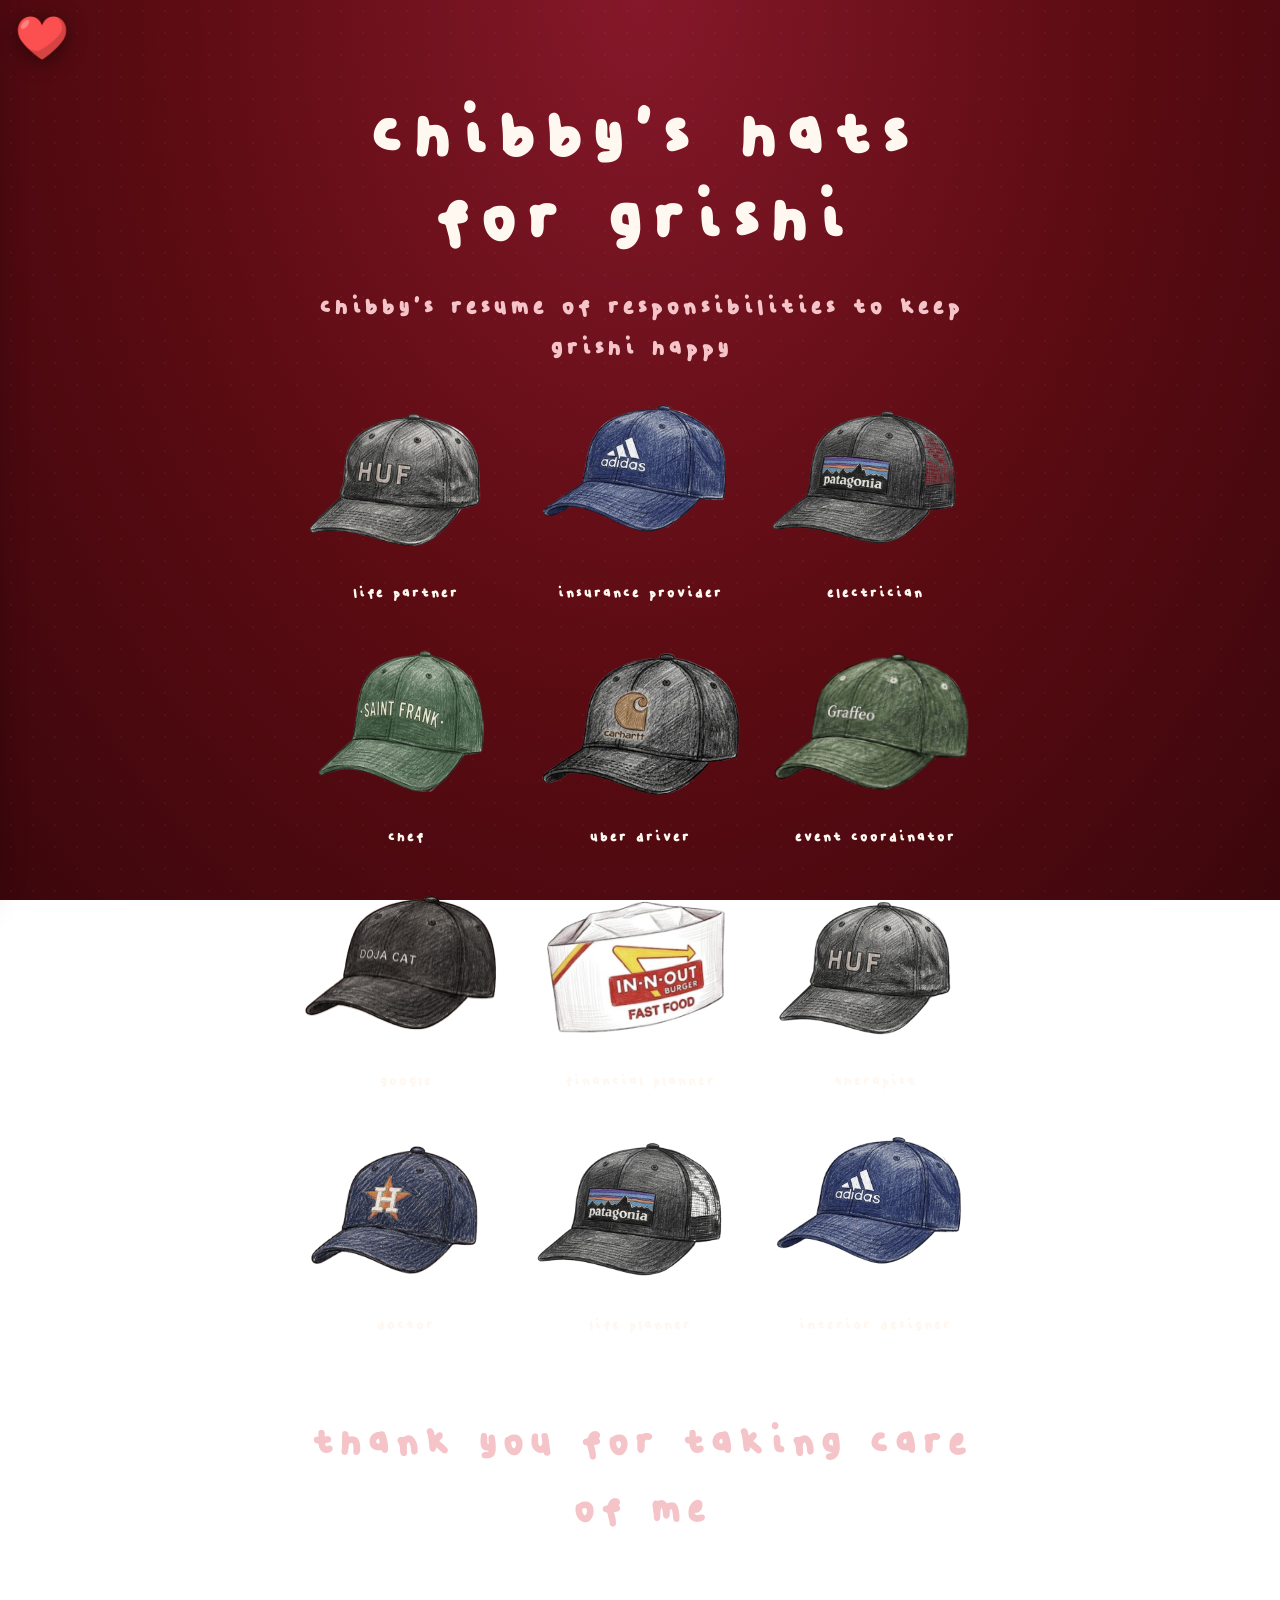
<file: hats.html>
<!DOCTYPE html>
<html lang="en">

<head>
    <meta charset="UTF-8">
    <meta name="viewport" content="width=device-width, initial-scale=1">
    <title>hats</title>
    <link rel="icon" href="images/heart.png" type="image/png">
    <link rel="stylesheet" href="styles.css">
</head>

<body>
    <button class="nav-toggle" aria-label="Open the menu" aria-controls="site-nav" aria-expanded="false"></button>

    <main class="page">
        <div class="content">
            <div class="badge" role="img" aria-label="27"></div>
            <h1>chibby's hats for grishi</h1>
            <p class="tagline">chibby's resume of responsibilities to keep grishi happy </p>

            <div class="hats-grid">
                <div class="hat-card">
                    <img src="images/hats/huf-hat.png" alt="Black HUF Hat" class="hat-image">
                    <p class="hat-caption">life partner</p>
                </div>

                <div class="hat-card">
                    <img src="images/hats/adidas-hat.png" alt="Blue Adidas Hat" class="hat-image">
                    <p class="hat-caption">insurance provider</p>
                </div>

                <div class="hat-card">
                    <img src="images/hats/patagonia-hat.png" alt="Black Patagonia Hat" class="hat-image">
                    <p class="hat-caption">electrician</p>
                </div>

                <div class="hat-card">
                    <img src="images/hats/saint-frank-hat.png" alt="Green Saint Frank Hat" class="hat resize-hat">
                    <p class="hat-caption">chef</p>
                </div>
                <div class="hat-card">
                    <img src="images/hats/carhartt-hat.png" alt="Black HUF Hat" class="hat-image">
                    <p class="hat-caption">uber driver</p>
                </div>

                <div class="hat-card">
                    <img src="images/hats/graffeo-hat.png" alt="Blue Adidas Hat" class="hat-image">
                    <p class="hat-caption">event coordinator</p>
                </div>

                <div class="hat-card">
                    <img src="images/hats/doja-hat.png" alt="Black Patagonia Hat" class="hat-image">
                    <p class="hat-caption">google</p>
                </div>

                <div class="hat-card">
                    <img src="images/hats/in-and-out.png" alt="Green Saint Frank Hat" class="hat-image">
                    <p class="hat-caption">financial planner</p>
                </div>

                <div class="hat-card">
                    <img src="images/hats/huf-hat.png" alt="Black HUF Hat" class="hat-image">
                    <p class="hat-caption">therapist</p>
                </div>

                <div class="hat-card">
                    <img src="images/hats/astros.png" alt="Blue Adidas Hat" class="hat resize-hat">
                    <p class="hat-caption">doctor</p>
                </div>

                <div class="hat-card">
                    <img src="images/hats/patagonia-hat.png" alt="Black Patagonia Hat" class="hat-image">
                    <p class="hat-caption">life planner</p>
                </div>

                <div class="hat-card">
                    <img src="images/hats/adidas-hat.png" alt="Green Saint Frank Hat" class="hat-image">
                    <p class="hat-caption">interior designer</p>
                </div>
            </div>

            <p class="forever"> thank you for taking care of me </p>
        </div>
    </main>

    <script src="nav.js"></script>
    <script src="script.js"></script>

</body>

</html>
</file>
<file: styles.css>
@font-face {
    font-family: 'MyFont';
    src: url('fonts/Myfont-Regular.ttf') format('truetype'),
        url('fonts/Myfont-Regular.otf') format('opentype');
    font-weight: 100 900;
    size-adjust: 200%;
    font-style: normal;
    font-display: swap;
}

/* your letters */

/* your numbers (only used for the characters 0-9) */
@font-face {
    font-family: 'MyFont';
    src: url('fonts/Numbers-Regular.otf') format('truetype'),
        url('fonts/Numbers-Regular.ttf') format('opentype');
    font-weight: 100 900;
    size-adjust: 400%;
    font-style: normal;
    font-display: swap;
    unicode-range: U+0030-0039;
}

:root {
    --bg: #5a0b12;
    --bg-deep: #3b070c;
    --wine: #7a1620;
    --red: #b3202f;
    --rose: #d9777f;
    --blush: #f4c4c9;
    --cream: #fff8f1;
    --gold: #e8d3a8;
    --ink: #5a1a22;
    --nav-w: 290px;
    --display: "MyFont", cursive;
    --hand: "MyFont", cursive;
}

* {
    box-sizing: border-box;
}

html,
body {
    min-height: 100%;
    margin: 0;
}

body {
    background:
        radial-gradient(rgba(255, 255, 255, .035) 1px, transparent 1.5px) 0 0 / 22px 22px,
        radial-gradient(ellipse at 50% 0%, #85182a 0%, var(--bg) 55%, var(--bg-deep) 100%) fixed;
    color: var(--cream);
    font-family: var(--hand);
    font-size: 1.35rem;
    line-height: 1.5;
    overflow-x: hidden;
}

h1,
h2,
h3 {
    margin: 0 0 .3em;
    font-weight: 400;
    line-height: 1.1;
    font-family: var(--display);
    color: var(--cream);
}

/* Custom smooth scrollbar */
::-webkit-scrollbar {
    width: 8px;
}

::-webkit-scrollbar-track {
    background: #380a11;
}

::-webkit-scrollbar-thumb {
    background: #7a1c29;
    border-radius: 4px;
}



/* ---------- Floating hearts (from nav.js) ---------- */
.floaty {
    position: fixed;
    inset: 0;
    pointer-events: none;
    overflow: hidden;
    z-index: 0;
}

.floaty span {
    position: absolute;
    bottom: -8%;
    animation: float linear infinite;
    opacity: 0;
}

@keyframes float {
    0% {
        transform: translateY(0) translateX(0) rotate(-10deg);
        opacity: 0;
    }

    10% {
        opacity: .5;
    }

    50% {
        transform: translateY(-55vh) translateX(18px) rotate(10deg);
    }

    90% {
        opacity: .3;
    }

    100% {
        transform: translateY(-115vh) translateX(-12px) rotate(-8deg);
        opacity: 0;
    }
}

.page {
    position: relative;
    z-index: 1;
    transition: margin-left .5s cubic-bezier(.2, .8, .2, 1);
}

@media (min-width: 900px) {
    body.nav-open .page {
        margin-left: var(--nav-w);
    }
}

.heart-img,
.heart-btn svg,
.nav-toggle svg,
.badge svg {
    display: block;
    width: 100%;
    height: auto;
}

/* ---------- Navigation ---------- */
.nav {
    position: fixed;
    top: 0;
    left: 0;
    bottom: 0;
    width: var(--nav-w);
    max-width: 86vw;
    background: rgba(59, 7, 12, .94);
    backdrop-filter: blur(10px);
    border-right: 1px solid rgba(244, 196, 201, .25);
    border-radius: 0 32px 32px 0;
    box-shadow: 8px 0 40px rgba(0, 0, 0, .45);
    padding: 5.5rem 1.4rem 2rem;
    transform: translateX(-108%);
    transition: transform .5s cubic-bezier(.2, .9, .3, 1.15);
    z-index: 20;
    overflow-y: auto;
}

.nav.open {
    transform: translateX(0);
}

.nav h2 {
    font-size: 2.8rem;
    text-align: center;
}

.nav .sub {
    text-align: center;
    font-size: 1.3rem;
    margin: -.4rem 0 1.1rem;
    color: var(--blush);
}

.nav ul {
    list-style: none;
    margin: 0;
    padding: 0;
}

.nav li+li {
    margin-top: .55rem;
}

.nav a {
    display: flex;
    align-items: center;
    gap: .6rem;
    padding: .6rem 1.1rem;
    border-radius: 999px;
    background: rgba(255, 248, 241, .07);
    border: 1.5px solid rgba(244, 196, 201, .35);
    color: var(--cream);
    text-decoration: none;
    font-size: 1.35rem;
    transition: transform .2s, background .2s;
}

.nav a::before {
    content: " ";
    color: var(--rose);
}

.nav a:hover,
.nav a:focus-visible {
    transform: translateX(6px);
    background: rgba(244, 196, 201, .2);
    outline: none;
}

.nav a[aria-current="page"] {
    background: var(--cream);
    border-color: var(--cream);
    color: var(--wine);
}

.nav a[aria-current="page"]::before {
    content: " ";
    color: var(--red);
}

.nav .ext::after {
    content: "";
    margin-left: auto;
    opacity: .6;
}

.nav-toggle {
    position: fixed;
    top: .9rem;
    left: .9rem;
    z-index: 30;
    width: 56px;
    height: 56px;
    padding: 0;
    border: 0;
    background: none;
    cursor: pointer;
    transition: transform .2s;
}

.nav-toggle:hover {
    transform: scale(1.12) rotate(-6deg);
}

.nav-toggle img,
.nav-toggle svg {
    filter: drop-shadow(0 4px 10px rgba(0, 0, 0, .5));
}

.nav-toggle:focus-visible,
.heart-btn:focus-visible {
    outline: 3px dashed var(--blush);
    outline-offset: 5px;
    border-radius: 50%;
}

/* ---------- Shared scrapbook bits ---------- */
.tape {
    position: absolute;
    top: -13px;
    left: 50%;
    width: 96px;
    height: 28px;
    transform: translateX(-50%) rotate(3deg);
    background: repeating-linear-gradient(45deg, rgba(244, 196, 201, .9) 0 9px, rgba(255, 240, 240, .9) 9px 18px);
    box-shadow: 0 2px 5px rgba(0, 0, 0, .25);
}

/* ---------- Home ---------- */
.home {
    min-height: 100vh;
    display: flex;
    flex-direction: column;
    align-items: center;
    justify-content: center;
    padding: 2rem 1rem 3.5rem;
    text-align: center;
}

.kicker {
    font-size: 2rem;
    margin: 0 0 .5rem;
    color: var(--blush);
}

.heart-wrap {
    position: relative;
    display: flex;
    flex-direction: column;
    align-items: center;
}

.heart-btn {
    position: relative;
    background: none;
    border: 0;
    padding: 0;
    cursor: pointer;
    width: min(52vw, 270px);
    transition: width .7s cubic-bezier(.2, .9, .3, 1.2);
    animation: beat 1.5s ease-in-out infinite;
}

.heart-btn img,
.heart-btn svg {
    filter: drop-shadow(0 0 28px rgba(217, 119, 127, .55)) drop-shadow(0 14px 20px rgba(0, 0, 0, .4));
}

.heart-wrap::before,
.heart-wrap::after {
    content: "✦";
    position: absolute;
    color: var(--gold);
    font-size: 1.6rem;
    text-shadow: 0 0 10px var(--rose);
    animation: twinkle 2.2s ease-in-out infinite;
}

.heart-wrap::before {
    top: 8%;
    left: -12%;
}

.heart-wrap::after {
    top: 30%;
    right: -14%;
    animation-delay: 1.1s;
    font-size: 1.1rem;
}

.hint {
    font-size: 1.8rem;
    margin: .6rem 0 0;
    color: var(--blush);
    animation: bob 1.6s ease-in-out infinite;
}

.unlocked .heart-btn {
    width: 90px;
    animation: none;
}

.unlocked .hint,
.unlocked .kicker,
.unlocked .heart-wrap::before,
.unlocked .heart-wrap::after {
    display: none;
}

.reveal {
    display: none;
    margin-top: 1.4rem;
    width: min(92vw, 520px);
}

.unlocked .reveal {
    display: block;
    animation: pop .9s cubic-bezier(.2, 1.2, .3, 1) both;
}

.polaroid {
    position: relative;
    margin: 0;
    background: #fff;
    padding: 14px 14px 24px;
    border-radius: 3px;
    transform: rotate(-3deg);
    box-shadow: 0 18px 40px rgba(0, 0, 0, .5);
}

.polaroid::before {
    content: "";
    position: absolute;
    top: -14px;
    left: 50%;
    width: 110px;
    height: 30px;
    transform: translateX(-50%) rotate(3deg);
    background: repeating-linear-gradient(45deg, rgba(244, 196, 201, .92) 0 10px, rgba(255, 240, 240, .92) 10px 20px);
    box-shadow: 0 2px 6px rgba(0, 0, 0, .25);
}

.polaroid img,
.polaroid .placeholder {
    display: block;
    width: 100%;
    aspect-ratio: 4 / 3;
    object-fit: cover;
    background: var(--blush);
}

.polaroid .placeholder {
    display: none;
    align-items: center;
    justify-content: center;
    padding: 1rem;
}

.polaroid figcaption {
    font-size: 2rem;
    margin-top: .5rem;
    color: var(--wine);
}

.surprise {
    position: relative;
    margin-top: 2rem;
    padding: 1.6rem 1.6rem 1.4rem;
    background: var(--cream);
    color: var(--ink);
    border-radius: 6px;
    transform: rotate(1.2deg);
    box-shadow: 0 14px 30px rgba(0, 0, 0, .45);
    outline: 1.5px dashed rgba(122, 22, 32, .45);
    outline-offset: -9px;
}

.surprise h1 {
    color: var(--red);
    font-size: clamp(2.4rem, 6vw, 3.6rem);
    margin-bottom: .1rem;
}

.surprise p {
    margin: 0;
    font-size: 1.5rem;
    line-height: 1.3;
}

.surprise::before {
    content: "♥";
    position: absolute;
    top: -20px;
    right: 22px;
    width: 42px;
    height: 42px;
    display: grid;
    place-items: center;
    border-radius: 50%;
    color: var(--gold);
    font-size: 1.3rem;
    background: radial-gradient(circle at 35% 30%, #d34a5a, var(--red) 60%, #7a1620);
    box-shadow: 0 4px 8px rgba(0, 0, 0, .35);
}

/* ---------- 27 months page ---------- */
.content {
    max-width: 720px;
    margin: 0 auto;
    padding: 5.5rem 1.25rem 4rem;
    text-align: center;
}

.badge {
    position: relative;
    width: min(60vw, 220px);
    margin: 0 auto;
    animation: beat 2s ease-in-out infinite;
}

.badge img,
.badge svg {
    filter: drop-shadow(0 0 26px rgba(217, 119, 127, .5)) drop-shadow(0 14px 20px rgba(0, 0, 0, .4));
}

.badge-num {
    position: absolute;
    inset: 0;
    display: grid;
    place-items: center;
    padding-bottom: 8%;
    font-family: var(--display);
    font-size: clamp(3.2rem, 14vw, 5rem);
    color: var(--cream);
    text-shadow: 0 2px 8px rgba(0, 0, 0, .45);
}

.content h1 {
    font-size: clamp(3rem, 12vw, 4.8rem);
    margin-top: .5rem;
}

.tagline {
    font-size: 1.7rem;
    margin: 0 0 1.5rem;
    color: var(--blush);
}

.section-title {
    font-size: 3rem;
    margin: 3.2rem 0 1.4rem;
    color: var(--cream);
}

.section-title::before,
.section-title::after {
    content: "✦";
    margin: 0 .6rem;
    font-size: 1.2rem;
    color: var(--gold);
    vertical-align: middle;
    display: inline-block;
    /* Required for transform to work */
    transform: translateY(-1rem);
    /* Adjust this value to go higher */
}

/* letter on gingham, with photobooth strip */
.letter-wrap {
    position: relative;
    margin: 0 auto;
    padding: 26px 22px 26px 22px;
    background-color: #fbeaea;
    background-image:
        linear-gradient(90deg, rgba(150, 25, 40, .55) 50%, transparent 50%),
        linear-gradient(rgba(150, 25, 40, .55) 50%, transparent 50%);
    background-size: 34px 34px;
    border-radius: 4px;
    box-shadow: 0 20px 44px rgba(0, 0, 0, .5);
    transform: rotate(-.6deg);
}

.letter {
    position: relative;
    text-align: center;
    padding: 2.6rem 1.6rem 2rem 6.2rem;
    background: var(--cream);
    color: var(--ink);
    font-size: 1.5rem;
    line-height: 1.6;
    clip-path: polygon(0 0, calc(100% - 36px) 0, 100% 36px, 100% 100%, 0 100%);
}

.letter::after {
    content: "";
    position: absolute;
    top: 0;
    right: 0;
    width: 36px;
    height: 36px;
    background: linear-gradient(to bottom left, transparent 50%, #e6c4c4 50%);
}

.letter p {
    margin: 0 0 1rem;
}

.letter .sign {
    text-align: right;
    margin: 1.2rem 0 0;
    font-size: 2.2rem;
    color: var(--red);
}

.seal {
    position: absolute;
    top: -16px;
    left: 50%;
    margin-left: -10px;
    width: 40px;
    height: 40px;
    display: grid;
    place-items: center;
    border-radius: 50%;
    color: var(--gold);
    font-size: 1.2rem;
    z-index: 3;
    background: radial-gradient(circle at 35% 30%, #d34a5a, var(--red) 60%, #7a1620);
    box-shadow: 0 4px 8px rgba(0, 0, 0, .35);
}

/* photobooth strip */
.strip {
    position: absolute;
    z-index: 2;
    top: 8px;
    left: -16px;
    width: 104px;
    padding: 22px 8px 12px;
    background: #fffdf9;
    border-radius: 3px;
    transform: rotate(-4deg);
    box-shadow: 0 10px 24px rgba(0, 0, 0, .45);
}

.strip .tape {
    width: 70px;
    top: -12px;
}

.strip .frame {
    display: block;
    width: 100%;
    aspect-ratio: 1 / 1.1;
    margin: 0 0 7px;
    background: linear-gradient(135deg, var(--rose), var(--wine));
    overflow: hidden;
    border: 1px solid rgba(0, 0, 0, .12);
}

.strip .frame img {
    display: block;
    width: 100%;
    height: 100%;
    object-fit: cover;
    filter: sepia(.25) saturate(1.1) contrast(1.05);
}

.strip .cap {
    display: block;
    text-align: center;
    font-size: .95rem;
    color: var(--wine);
    line-height: 1;
    padding-top: 2px;
}

/* vinyl sticker */
.vinyl {
    position: absolute;
    right: 14px;
    bottom: -22px;
    z-index: 3;
    width: 82px;
    height: 82px;
    border-radius: 50%;
    background:
        radial-gradient(circle, var(--cream) 0 4px, var(--red) 5px 17px, #1a1a1a 18px 100%),
        repeating-radial-gradient(#1a1a1a 0 2px, #2c2c2c 2px 3px);
    box-shadow: 0 8px 16px rgba(0, 0, 0, .5);
    display: inline-block;
    /* Required for transform to work */
    transform: translateY(1rem);
    /* Adjust this value to go higher */

}

/* timeline */
.timeline {
    list-style: none;
    padding: 0 0 0 1.6rem;
    margin: 0;
    text-align: left;
    border-left: 3px dotted var(--rose);
}

.timeline li {
    position: relative;
    margin: 0 0 1.3rem;
    padding: .9rem 1.2rem;
    background: var(--cream);
    color: var(--ink);
    border-radius: 4px;
    box-shadow: 0 8px 18px rgba(0, 0, 0, .35);
    transform: rotate(-.8deg);
}

.timeline li:nth-child(even) {
    transform: rotate(.8deg);
    background: #fbeaea;
}

.timeline li::before {
    content: "♥";
    position: absolute;
    left: -2.5rem;
    top: .6rem;
    color: var(--rose);
    font-size: 1.4rem;
    line-height: 1;
    background: var(--bg);
    border-radius: 50%;
    padding: 2px;
}

.timeline time {
    display: block;
    font-size: 1.9rem;
    color: var(--red);
    line-height: 1.2;
}

/* song box */
.song {
    position: relative;
    margin: 0 auto;
    max-width: 440px;
    padding: 1.6rem;
    background: rgba(255, 248, 241, .08);
    border: 1.5px dashed rgba(244, 196, 201, .5);
    border-radius: 6px;
}

.song a {
    color: var(--gold);
}

.forever {
    margin-top: 3.5rem;
    font-size: 2.8rem;
    color: var(--blush);
    font-family: var(--display);
}

/* ---------- Heart burst + animations ---------- */
.burst {
    position: fixed;
    z-index: 50;
    pointer-events: none;
    animation: burst 1s ease-out forwards;
}

@keyframes burst {
    to {
        transform: translate(var(--dx), var(--dy)) rotate(var(--r)) scale(1.2);
        opacity: 0;
    }
}

@keyframes beat {

    0%,
    100% {
        transform: scale(1);
    }

    15% {
        transform: scale(1.09);
    }

    30% {
        transform: scale(1);
    }

    45% {
        transform: scale(1.06);
    }
}

@keyframes twinkle {

    0%,
    100% {
        opacity: .2;
        transform: scale(.7) rotate(0);
    }

    50% {
        opacity: 1;
        transform: scale(1.2) rotate(20deg);
    }
}

@keyframes bob {

    0%,
    100% {
        transform: translateY(0);
    }

    50% {
        transform: translateY(6px);
    }
}

@keyframes pop {
    from {
        opacity: 0;
        transform: translateY(30px) scale(.9);
    }

    to {
        opacity: 1;
        transform: none;
    }
}

@keyframes spin {
    to {
        transform: rotate(360deg);
    }
}

@media (max-width: 520px) {
    .letter {
        padding-left: 5.4rem;
        font-size: 1.35rem;
    }

    .strip {
        width: 86px;
        left: -12px;
    }
}

@media (prefers-reduced-motion: reduce) {

    *,
    *::before,
    *::after {
        animation: none !important;
        transition: none !important;
    }

    .floaty {
        display: none;
    }
}

/* ===== phones ===== */
html {
    -webkit-text-size-adjust: 100%;
}

img,
canvas {
    max-width: 100%;
}

.home {
    min-height: 100dvh;
}

.nav-toggle {
    top: calc(.6rem + env(safe-area-inset-top, 0px));
}

@media (max-width: 700px) {
    body {
        font-size: 1.2rem;
    }

    .nav {
        width: 84vw;
        padding: 5rem 1rem 2rem;
    }

    .nav h2 {
        font-size: 2.2rem;
    }

    .nav a {
        font-size: 1.2rem;
        padding: .5rem .9rem;
    }

    .content {
        padding: 5rem .9rem 3rem;
    }

    .section-title {
        font-size: 2.3rem;
        margin: 2.4rem 0 1rem;
    }

    .tagline {
        font-size: 1.4rem;
    }

    .letter-wrap {
        padding: 16px 12px;
    }

    .letter {
        padding: 2.2rem 1rem 1.6rem;
        font-size: 1.3rem;
    }

    .strip {
        position: relative;
        top: auto;
        left: auto;
        display: flex;
        gap: 6px;
        width: auto;
        margin: 0 0 14px;
        padding: 18px 8px 8px;
        transform: rotate(-1deg);
        overflow-x: auto;
    }

    .strip .frame {
        flex: 0 0 72px;
        margin: 0;
    }

    .strip .cap {
        display: none;
    }

    .timeline {
        padding-left: 1.2rem;
    }

    .timeline li::before {
        left: -2rem;
    }

    .vinyl {
        width: 64px;
        height: 64px;
        right: 8px;
        bottom: -16px;
    }
}

.hats-grid {
    display: grid;
    grid-template-columns: repeat(auto-fit, minmax(200px, 1fr));
    gap: 24px;
    margin: 32px 0;
}

.hat-card {
    display: flex;
    flex-direction: column;
    align-items: center;
    text-align: center;
    justify-content: space-between;
    /* Pushes the caption to the bottom of the card */
    height: 220px;
    /* Gives every card a uniform height */

}

.hat-image {
    max-height: 150px;
    /* Forces all images to fit within this height limit */
    width: 100%;
    max-width: 220px;
    height: auto;
    object-fit: contain;
}

.resize-hat {
    height: 160px !important;
    width: 300px !important;
}

.hat-caption {
    margin-top: 12px;
    font-size: 1rem;
    font-weight: 500;
}
</file>
<file: coffee.css>
/* coffee page only. Every rule is scoped to body.coffee-page or .coffee, so nothing can leak into the shared menu */
body.coffee-page {
    --cf-bg: #f6ecdf;
    --cf-card: #fffaf2;
    --cf-text: #3b2417;
    --cf-muted: #8a6a55;
    --cf-line: #e6d5c0;
    --cf-accent: #6f4430;
    --cf-accent2: #c68b59;
    --cf-on: #fff7ec;
    --cf-field: #fff;
    background: var(--cf-bg);
    color: var(--cf-text);
    min-height: 100vh;
}

@media (prefers-color-scheme: dark) {
    body.coffee-page {
        --cf-bg: #1d110b;
        --cf-card: #2b1a12;
        --cf-text: #f3e4d2;
        --cf-muted: #b99a82;
        --cf-line: #472d1f;
        --cf-accent: #c68b59;
        --cf-accent2: #e2b27c;
        --cf-on: #24150e;
        --cf-field: #1d110b;
    }
}

.coffee {
    max-width: 1100px;
    margin: 0 auto;
    padding: calc(5rem + env(safe-area-inset-top, 0px)) 1.1rem 3rem;
    font-family: var(--hand);
    font-size: 1.3rem;
    line-height: 1.4;
    text-transform: lowercase;
}

.coffee input,
.coffee button {
    text-transform: lowercase;
}

.coffee h1,
.coffee h2 {
    font-family: var(--display);
    font-weight: 400;
    margin: 0;
    line-height: 1.1;
}

.coffee h1 {
    font-size: clamp(2rem, 6vw, 3rem);
    color: var(--cf-accent);
}

.coffee h2 {
    font-size: 1.9rem;
    margin-bottom: .7rem;
    color: var(--cf-text);
}

.coffee .sub {
    color: var(--cf-muted);
    margin: .4rem 0 1.2rem;
    font-size: 1.3rem;
}

.coffee .grid {
    display: grid;
    grid-template-columns: minmax(290px, 360px) 1fr;
    gap: 1.2rem;
    align-items: start;
}

@media (max-width: 820px) {
    .coffee .grid {
        grid-template-columns: 1fr;
    }

    .coffee .globe-card {
        order: -1;
    }
}

.coffee .card {
    background: var(--cf-card);
    border: 1px solid var(--cf-line);
    border-radius: 18px;
    padding: 1.1rem;
    box-shadow: 0 6px 20px rgba(60, 30, 10, .08);
}

.coffee label {
    display: block;
    font-size: 1.05rem;
    color: var(--cf-muted);
    margin: .6rem 0 .25rem;
}

.coffee input {
    width: 100%;
    padding: .65rem .8rem;
    border: 1.5px solid var(--cf-line);
    border-radius: 10px;
    background: var(--cf-field);
    color: var(--cf-text);
    font: inherit;
}

.coffee input:focus {
    outline: 2px solid var(--cf-accent2);
    outline-offset: 1px;
}

.coffee button.add {
    width: 100%;
    margin-top: .9rem;
    padding: .75rem;
    border: 0;
    border-radius: 10px;
    background: var(--cf-accent);
    color: var(--cf-on);
    font: inherit;
    font-weight: 600;
    cursor: pointer;
}

.coffee button.add:hover {
    filter: brightness(1.08);
}

.coffee #msg {
    min-height: 1.3rem;
    margin: .5rem 0 0;
    font-size: .88rem;
    color: #b3402a;
}

.coffee .stats {
    display: flex;
    gap: .6rem;
    flex-wrap: wrap;
    margin-bottom: 1rem;
}

.coffee .chip {
    background: var(--cf-card);
    border: 1px solid var(--cf-line);
    border-radius: 999px;
    padding: .25rem .8rem;
    font-size: 1.1rem;
    color: var(--cf-accent);
}

.coffee ul {
    list-style: none;
    margin: 1rem 0 0;
    padding: 0;
    max-height: 340px;
    overflow: auto;
}

.coffee li {
    display: flex;
    align-items: center;
    gap: .6rem;
    padding: .55rem .2rem;
    border-top: 1px solid var(--cf-line);
    cursor: pointer;
}

.coffee li b {
    display: block;
    font-weight: 600;
}

.coffee li span {
    font-size: 1rem;
    color: var(--cf-muted);
}

.coffee li .t {
    flex: 1;
    min-width: 0;
}

.coffee li button {
    border: 0;
    background: none;
    color: var(--cf-muted);
    font-size: 1.3rem;
    cursor: pointer;
    padding: 0 .3rem;
}

.coffee li button:hover {
    color: #b3402a;
}

.coffee .empty {
    color: var(--cf-muted);
    font-size: .92rem;
    margin-top: .8rem;
}

.coffee .globe-card {
    position: relative;
    padding: .6rem;
    background: linear-gradient(160deg, #3a2418, #1f120b);
    border-color: #3a2418;
}

.coffee .globe-wrap {
    width: 100%;
    aspect-ratio: 1;
    max-width: 640px;
    margin: 0 auto;
}

.coffee canvas {
    width: 100%;
    height: 100%;
    display: block;
    touch-action: none;
    cursor: grab;
}

.coffee #tip {
    position: absolute;
    display: none;
    pointer-events: none;
    background: #fff7ec;
    color: #3b2417;
    border-radius: 10px;
    padding: .45rem .7rem;
    font-size: 1rem;
    box-shadow: 0 6px 18px rgba(0, 0, 0, .4);
    max-width: 220px;
    z-index: 5;
}

.coffee #tip b {
    display: block;
    color: #6f4430;
}

/* hide the dropdown arrow on the country box */
.coffee #ccountry::-webkit-calendar-picker-indicator {
    display: none !important;
    opacity: 0;
}

.coffee #ccountry::-webkit-list-button {
    display: none !important;
}

/* ===== this page only ===== */
body.coffee-page .floaty {
    display: none;
}

body.coffee-page .page {
    z-index: auto;
}

::-webkit-scrollbar {
    width: 6px;
}

::-webkit-scrollbar-track {
    background: #3b2417;
}

::-webkit-scrollbar-thumb {
    background: #6f4430;
    border-radius: 4px;
}

/* stops the page wrapper from trapping the menu button underneath the menu */

/* brown menu heart (drawn as the button's own background; caramel while the menu is open so it stays visible) */
body.coffee-page .nav-toggle {
    z-index: 40;
    display: block;
    background: url("data:image/svg+xml,%3Csvg xmlns='http://www.w3.org/2000/svg' viewBox='0 0 24 24'%3E%3Cpath fill='%236f4430' d='M12 21.35l-1.45-1.32C5.4 15.36 2 12.28 2 8.5 2 5.42 4.42 3 7.5 3c1.74 0 3.41.81 4.5 2.09C13.09 3.81 14.76 3 16.5 3 19.58 3 22 5.42 22 8.5c0 3.78-3.4 6.86-8.55 11.54L12 21.35z'/%3E%3C/svg%3E") center / contain no-repeat;
    filter: drop-shadow(0 3px 6px rgba(0, 0, 0, .3));
}

body.coffee-page .nav-toggle img,
body.coffee-page .nav-toggle svg {
    display: none;
}

body.coffee-page.nav-open .nav-toggle {
    background-image: url("data:image/svg+xml,%3Csvg xmlns='http://www.w3.org/2000/svg' viewBox='0 0 24 24'%3E%3Cpath fill='%23c68b59' d='M12 21.35l-1.45-1.32C5.4 15.36 2 12.28 2 8.5 2 5.42 4.42 3 7.5 3c1.74 0 3.41.81 4.5 2.09C13.09 3.81 14.76 3 16.5 3 19.58 3 22 5.42 22 8.5c0 3.78-3.4 6.86-8.55 11.54L12 21.35z'/%3E%3C/svg%3E");
}

/* brown menu theme (re-colours the shared menu on this page only) */
body.coffee-page .nav {
    --cream: #fff7ec;
    --wine: #6f4430;
    --rose: #c68b59;
    --blush: #d9bfa0;
    --red: #8a4b2a;
    background: rgba(43, 26, 18, .96);
    border-right-color: rgba(198, 139, 89, .3);
}

body.coffee-page .nav a {
    background: rgba(255, 247, 236, .07);
    border-color: rgba(198, 139, 89, .4);
}

body.coffee-page .nav a:hover,
body.coffee-page .nav a:focus-visible {
    background: rgba(198, 139, 89, .2);
}

body.coffee-page .nav a[aria-current="page"] {
    background: var(--cream);
    border-color: var(--cream);
    color: var(--wine);
}
</file>
